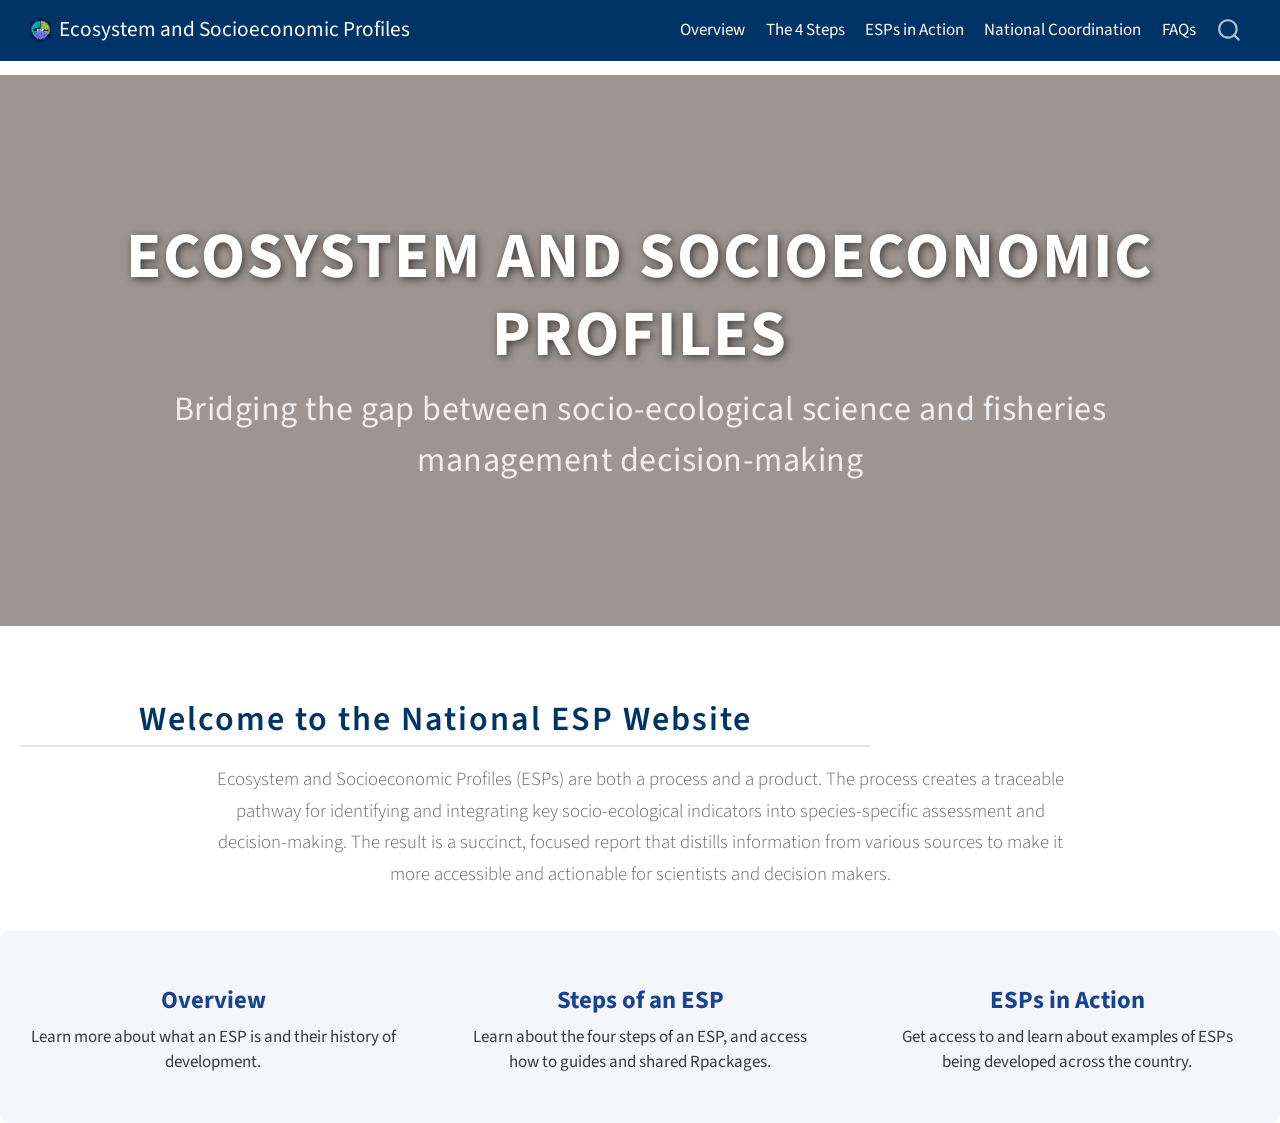
<file: docs/index.html>
<!DOCTYPE html>
<html xmlns="http://www.w3.org/1999/xhtml" lang="en" xml:lang="en"><head>

<meta charset="utf-8">
<meta name="generator" content="quarto-1.8.25">

<meta name="viewport" content="width=device-width, initial-scale=1.0, user-scalable=yes">


<title>Ecosystem and Socioeconomic Profiles</title>
<style>
code{white-space: pre-wrap;}
span.smallcaps{font-variant: small-caps;}
div.columns{display: flex; gap: min(4vw, 1.5em);}
div.column{flex: auto; overflow-x: auto;}
div.hanging-indent{margin-left: 1.5em; text-indent: -1.5em;}
ul.task-list{list-style: none;}
ul.task-list li input[type="checkbox"] {
  width: 0.8em;
  margin: 0 0.8em 0.2em -1em; /* quarto-specific, see https://github.com/quarto-dev/quarto-cli/issues/4556 */ 
  vertical-align: middle;
}
</style>


<script src="site_libs/quarto-nav/quarto-nav.js"></script>
<script src="site_libs/quarto-nav/headroom.min.js"></script>
<script src="site_libs/clipboard/clipboard.min.js"></script>
<script src="site_libs/quarto-search/autocomplete.umd.js"></script>
<script src="site_libs/quarto-search/fuse.min.js"></script>
<script src="site_libs/quarto-search/quarto-search.js"></script>
<meta name="quarto:offset" content="./">
<script src="site_libs/quarto-html/quarto.js" type="module"></script>
<script src="site_libs/quarto-html/tabsets/tabsets.js" type="module"></script>
<script src="site_libs/quarto-html/axe/axe-check.js" type="module"></script>
<script src="site_libs/quarto-html/popper.min.js"></script>
<script src="site_libs/quarto-html/tippy.umd.min.js"></script>
<script src="site_libs/quarto-html/anchor.min.js"></script>
<link href="site_libs/quarto-html/tippy.css" rel="stylesheet">
<link href="site_libs/quarto-html/quarto-syntax-highlighting-7b89279ff1a6dce999919e0e67d4d9ec.css" rel="stylesheet" id="quarto-text-highlighting-styles">
<script src="site_libs/bootstrap/bootstrap.min.js"></script>
<link href="site_libs/bootstrap/bootstrap-icons.css" rel="stylesheet">
<link href="site_libs/bootstrap/bootstrap-9fd822eb609ab285f2c2b624a20f00ca.min.css" rel="stylesheet" append-hash="true" id="quarto-bootstrap" data-mode="light">
<script id="quarto-search-options" type="application/json">{
  "location": "navbar",
  "copy-button": false,
  "collapse-after": 3,
  "panel-placement": "end",
  "type": "overlay",
  "limit": 50,
  "keyboard-shortcut": [
    "f",
    "/",
    "s"
  ],
  "show-item-context": false,
  "language": {
    "search-no-results-text": "No results",
    "search-matching-documents-text": "matching documents",
    "search-copy-link-title": "Copy link to search",
    "search-hide-matches-text": "Hide additional matches",
    "search-more-match-text": "more match in this document",
    "search-more-matches-text": "more matches in this document",
    "search-clear-button-title": "Clear",
    "search-text-placeholder": "",
    "search-detached-cancel-button-title": "Cancel",
    "search-submit-button-title": "Submit",
    "search-label": "Search"
  }
}</script>


<link rel="stylesheet" href="styles.css">
</head>

<body class="floating nav-fixed quarto-light">

<div id="quarto-search-results"></div>
  <header id="quarto-header" class="headroom fixed-top">
    <nav class="navbar navbar-expand-lg " data-bs-theme="dark">
      <div class="navbar-container container-fluid">
      <div class="navbar-brand-container mx-auto">
    <a href="./index.html" class="navbar-brand navbar-brand-logo">
    <img src="./images/esp-logo.png" alt="" class="navbar-logo light-content">
    <img src="./images/esp-logo.png" alt="" class="navbar-logo dark-content">
    </a>
    <a class="navbar-brand" href="./index.html">
    <span class="navbar-title">Ecosystem and Socioeconomic Profiles</span>
    </a>
  </div>
            <div id="quarto-search" class="" title="Search"></div>
          <button class="navbar-toggler" type="button" data-bs-toggle="collapse" data-bs-target="#navbarCollapse" aria-controls="navbarCollapse" role="menu" aria-expanded="false" aria-label="Toggle navigation" onclick="if (window.quartoToggleHeadroom) { window.quartoToggleHeadroom(); }">
  <span class="navbar-toggler-icon"></span>
</button>
          <div class="collapse navbar-collapse" id="navbarCollapse">
            <ul class="navbar-nav navbar-nav-scroll ms-auto">
  <li class="nav-item">
    <a class="nav-link" href="./content/overview.html"> 
<span class="menu-text">Overview</span></a>
  </li>  
  <li class="nav-item">
    <a class="nav-link" href="./content/steps.html"> 
<span class="menu-text">The 4 Steps</span></a>
  </li>  
  <li class="nav-item">
    <a class="nav-link" href="./content/action.html"> 
<span class="menu-text">ESPs in Action</span></a>
  </li>  
  <li class="nav-item">
    <a class="nav-link" href="./content/coordination.html"> 
<span class="menu-text">National Coordination</span></a>
  </li>  
  <li class="nav-item">
    <a class="nav-link" href="./content/faqs.html"> 
<span class="menu-text">FAQs</span></a>
  </li>  
</ul>
          </div> <!-- /navcollapse -->
            <div class="quarto-navbar-tools">
</div>
      </div> <!-- /container-fluid -->
    </nav>
</header>
<!-- content -->
<div id="quarto-content" class="quarto-container page-layout-custom page-navbar">
<!-- sidebar -->
  <nav id="quarto-sidebar" class="sidebar collapse collapse-horizontal quarto-sidebar-collapse-item sidebar-navigation floating overflow-auto">
    
</nav>
<div id="quarto-sidebar-glass" class="quarto-sidebar-collapse-item" data-bs-toggle="collapse" data-bs-target=".quarto-sidebar-collapse-item"></div>
<!-- margin-sidebar -->
<!-- main -->




<div class="text-center" style="background-image: linear-gradient(rgba(40, 20, 10, 0.45), rgba(40, 20, 10, 0.45)), url('https://images.unsplash.com/photo-1518837695005-2083093ee35b?auto=format&amp;fit=crop&amp;w=1950&amp;q=80'); background-size: cover; background-position: center; color: white; padding: 140px 20px; margin-top: -30px; min-height: 45vh; display: flex; flex-direction: column; justify-content: center; align-items: center;">
<h1 style="font-size: 3.8rem; font-weight: 700; text-transform: uppercase; letter-spacing: 2px; margin-bottom: 10px; text-shadow: 2px 2px 8px rgba(0,0,0,0.6); color: white !important;">
Ecosystem and Socioeconomic <br>Profiles
</h1>
<p style="font-size: 2.0rem; max-width: 1000px; margin: 0 auto; opacity: 0.85; letter-spacing: 0.5px; color: white !important;">
Bridging the gap between socio-ecological science and fisheries management decision-making
</p>
</div>
<div class="text-center" style="background-color: #ffffff; color: #333333; padding: 40px 20px;">
<h2 style="font-size: 2.0rem; max-width:850px; letter-spacing: 2px; text-align: center">
Welcome to the National ESP Website
</h2>
<div style="max-width: 850px; margin: 0 auto;">
<p style="font-size: 1.1rem; color: #666666; line-height: 1.7; font-weight: 300; margin: 0;">
Ecosystem and Socioeconomic Profiles (ESPs) are both a process and a product. The process creates a traceable pathway for identifying and integrating key socio-ecological indicators into species-specific assessment and decision-making. The result is a succinct, focused report that distills information from various sources to make it more accessible and actionable for scientists and decision makers.
</p>
</div>
</div>
<div style="background-color: #f4f6f9; padding: 30px; border-radius: 8px;">
<div class="columns">
<div class="column" style="width:30%;">
<div style="text-align: center;">
<h3>
<a href="./content/overview.html" style="text-decoration: none; color: #003087; font-weight: bold;"> Overview </a>
</h3>
<p>
Learn more about what an ESP is and their history of development.
</p>
</div>
</div><div class="column" style="width:5%;">
<!-- Empty column for spacing -->
</div><div class="column" style="width:30%;">
<div style="text-align: center;">
<h3>
<a href="./content/steps.html" style="text-decoration: none; color: #003087; font-weight: bold;"> Steps of an ESP </a>
</h3>
<p>
Learn about the four steps of an ESP, and access how to guides and shared Rpackages.
</p>
</div>
</div><div class="column" style="width:5%;">
<!-- Empty column for spacing -->
</div><div class="column" style="width:30%;">
<div style="text-align: center;">
<h3>
<a href="./content/action.html" style="text-decoration: none; color: #003087; font-weight: bold;"> ESPs in Action </a>
</h3>
<p>
Get access to and learn about examples of ESPs being developed across the country.
</p>
</div>
</div>
</div>
</div>




<script id="quarto-html-after-body" type="application/javascript">
  window.document.addEventListener("DOMContentLoaded", function (event) {
    const icon = "";
    const anchorJS = new window.AnchorJS();
    anchorJS.options = {
      placement: 'right',
      icon: icon
    };
    anchorJS.add('.anchored');
    const isCodeAnnotation = (el) => {
      for (const clz of el.classList) {
        if (clz.startsWith('code-annotation-')) {                     
          return true;
        }
      }
      return false;
    }
    const onCopySuccess = function(e) {
      // button target
      const button = e.trigger;
      // don't keep focus
      button.blur();
      // flash "checked"
      button.classList.add('code-copy-button-checked');
      var currentTitle = button.getAttribute("title");
      button.setAttribute("title", "Copied!");
      let tooltip;
      if (window.bootstrap) {
        button.setAttribute("data-bs-toggle", "tooltip");
        button.setAttribute("data-bs-placement", "left");
        button.setAttribute("data-bs-title", "Copied!");
        tooltip = new bootstrap.Tooltip(button, 
          { trigger: "manual", 
            customClass: "code-copy-button-tooltip",
            offset: [0, -8]});
        tooltip.show();    
      }
      setTimeout(function() {
        if (tooltip) {
          tooltip.hide();
          button.removeAttribute("data-bs-title");
          button.removeAttribute("data-bs-toggle");
          button.removeAttribute("data-bs-placement");
        }
        button.setAttribute("title", currentTitle);
        button.classList.remove('code-copy-button-checked');
      }, 1000);
      // clear code selection
      e.clearSelection();
    }
    const getTextToCopy = function(trigger) {
      const outerScaffold = trigger.parentElement.cloneNode(true);
      const codeEl = outerScaffold.querySelector('code');
      for (const childEl of codeEl.children) {
        if (isCodeAnnotation(childEl)) {
          childEl.remove();
        }
      }
      return codeEl.innerText;
    }
    const clipboard = new window.ClipboardJS('.code-copy-button:not([data-in-quarto-modal])', {
      text: getTextToCopy
    });
    clipboard.on('success', onCopySuccess);
    if (window.document.getElementById('quarto-embedded-source-code-modal')) {
      const clipboardModal = new window.ClipboardJS('.code-copy-button[data-in-quarto-modal]', {
        text: getTextToCopy,
        container: window.document.getElementById('quarto-embedded-source-code-modal')
      });
      clipboardModal.on('success', onCopySuccess);
    }
      var localhostRegex = new RegExp(/^(?:http|https):\/\/localhost\:?[0-9]*\//);
      var mailtoRegex = new RegExp(/^mailto:/);
        var filterRegex = new RegExp('/' + window.location.host + '/');
      var isInternal = (href) => {
          return filterRegex.test(href) || localhostRegex.test(href) || mailtoRegex.test(href);
      }
      // Inspect non-navigation links and adorn them if external
     var links = window.document.querySelectorAll('a[href]:not(.nav-link):not(.navbar-brand):not(.toc-action):not(.sidebar-link):not(.sidebar-item-toggle):not(.pagination-link):not(.no-external):not([aria-hidden]):not(.dropdown-item):not(.quarto-navigation-tool):not(.about-link)');
      for (var i=0; i<links.length; i++) {
        const link = links[i];
        if (!isInternal(link.href)) {
          // undo the damage that might have been done by quarto-nav.js in the case of
          // links that we want to consider external
          if (link.dataset.originalHref !== undefined) {
            link.href = link.dataset.originalHref;
          }
        }
      }
    function tippyHover(el, contentFn, onTriggerFn, onUntriggerFn) {
      const config = {
        allowHTML: true,
        maxWidth: 500,
        delay: 100,
        arrow: false,
        appendTo: function(el) {
            return el.parentElement;
        },
        interactive: true,
        interactiveBorder: 10,
        theme: 'quarto',
        placement: 'bottom-start',
      };
      if (contentFn) {
        config.content = contentFn;
      }
      if (onTriggerFn) {
        config.onTrigger = onTriggerFn;
      }
      if (onUntriggerFn) {
        config.onUntrigger = onUntriggerFn;
      }
      window.tippy(el, config); 
    }
    const noterefs = window.document.querySelectorAll('a[role="doc-noteref"]');
    for (var i=0; i<noterefs.length; i++) {
      const ref = noterefs[i];
      tippyHover(ref, function() {
        // use id or data attribute instead here
        let href = ref.getAttribute('data-footnote-href') || ref.getAttribute('href');
        try { href = new URL(href).hash; } catch {}
        const id = href.replace(/^#\/?/, "");
        const note = window.document.getElementById(id);
        if (note) {
          return note.innerHTML;
        } else {
          return "";
        }
      });
    }
    const xrefs = window.document.querySelectorAll('a.quarto-xref');
    const processXRef = (id, note) => {
      // Strip column container classes
      const stripColumnClz = (el) => {
        el.classList.remove("page-full", "page-columns");
        if (el.children) {
          for (const child of el.children) {
            stripColumnClz(child);
          }
        }
      }
      stripColumnClz(note)
      if (id === null || id.startsWith('sec-')) {
        // Special case sections, only their first couple elements
        const container = document.createElement("div");
        if (note.children && note.children.length > 2) {
          container.appendChild(note.children[0].cloneNode(true));
          for (let i = 1; i < note.children.length; i++) {
            const child = note.children[i];
            if (child.tagName === "P" && child.innerText === "") {
              continue;
            } else {
              container.appendChild(child.cloneNode(true));
              break;
            }
          }
          if (window.Quarto?.typesetMath) {
            window.Quarto.typesetMath(container);
          }
          return container.innerHTML
        } else {
          if (window.Quarto?.typesetMath) {
            window.Quarto.typesetMath(note);
          }
          return note.innerHTML;
        }
      } else {
        // Remove any anchor links if they are present
        const anchorLink = note.querySelector('a.anchorjs-link');
        if (anchorLink) {
          anchorLink.remove();
        }
        if (window.Quarto?.typesetMath) {
          window.Quarto.typesetMath(note);
        }
        if (note.classList.contains("callout")) {
          return note.outerHTML;
        } else {
          return note.innerHTML;
        }
      }
    }
    for (var i=0; i<xrefs.length; i++) {
      const xref = xrefs[i];
      tippyHover(xref, undefined, function(instance) {
        instance.disable();
        let url = xref.getAttribute('href');
        let hash = undefined; 
        if (url.startsWith('#')) {
          hash = url;
        } else {
          try { hash = new URL(url).hash; } catch {}
        }
        if (hash) {
          const id = hash.replace(/^#\/?/, "");
          const note = window.document.getElementById(id);
          if (note !== null) {
            try {
              const html = processXRef(id, note.cloneNode(true));
              instance.setContent(html);
            } finally {
              instance.enable();
              instance.show();
            }
          } else {
            // See if we can fetch this
            fetch(url.split('#')[0])
            .then(res => res.text())
            .then(html => {
              const parser = new DOMParser();
              const htmlDoc = parser.parseFromString(html, "text/html");
              const note = htmlDoc.getElementById(id);
              if (note !== null) {
                const html = processXRef(id, note);
                instance.setContent(html);
              } 
            }).finally(() => {
              instance.enable();
              instance.show();
            });
          }
        } else {
          // See if we can fetch a full url (with no hash to target)
          // This is a special case and we should probably do some content thinning / targeting
          fetch(url)
          .then(res => res.text())
          .then(html => {
            const parser = new DOMParser();
            const htmlDoc = parser.parseFromString(html, "text/html");
            const note = htmlDoc.querySelector('main.content');
            if (note !== null) {
              // This should only happen for chapter cross references
              // (since there is no id in the URL)
              // remove the first header
              if (note.children.length > 0 && note.children[0].tagName === "HEADER") {
                note.children[0].remove();
              }
              const html = processXRef(null, note);
              instance.setContent(html);
            } 
          }).finally(() => {
            instance.enable();
            instance.show();
          });
        }
      }, function(instance) {
      });
    }
        let selectedAnnoteEl;
        const selectorForAnnotation = ( cell, annotation) => {
          let cellAttr = 'data-code-cell="' + cell + '"';
          let lineAttr = 'data-code-annotation="' +  annotation + '"';
          const selector = 'span[' + cellAttr + '][' + lineAttr + ']';
          return selector;
        }
        const selectCodeLines = (annoteEl) => {
          const doc = window.document;
          const targetCell = annoteEl.getAttribute("data-target-cell");
          const targetAnnotation = annoteEl.getAttribute("data-target-annotation");
          const annoteSpan = window.document.querySelector(selectorForAnnotation(targetCell, targetAnnotation));
          const lines = annoteSpan.getAttribute("data-code-lines").split(",");
          const lineIds = lines.map((line) => {
            return targetCell + "-" + line;
          })
          let top = null;
          let height = null;
          let parent = null;
          if (lineIds.length > 0) {
              //compute the position of the single el (top and bottom and make a div)
              const el = window.document.getElementById(lineIds[0]);
              top = el.offsetTop;
              height = el.offsetHeight;
              parent = el.parentElement.parentElement;
            if (lineIds.length > 1) {
              const lastEl = window.document.getElementById(lineIds[lineIds.length - 1]);
              const bottom = lastEl.offsetTop + lastEl.offsetHeight;
              height = bottom - top;
            }
            if (top !== null && height !== null && parent !== null) {
              // cook up a div (if necessary) and position it 
              let div = window.document.getElementById("code-annotation-line-highlight");
              if (div === null) {
                div = window.document.createElement("div");
                div.setAttribute("id", "code-annotation-line-highlight");
                div.style.position = 'absolute';
                parent.appendChild(div);
              }
              div.style.top = top - 2 + "px";
              div.style.height = height + 4 + "px";
              div.style.left = 0;
              let gutterDiv = window.document.getElementById("code-annotation-line-highlight-gutter");
              if (gutterDiv === null) {
                gutterDiv = window.document.createElement("div");
                gutterDiv.setAttribute("id", "code-annotation-line-highlight-gutter");
                gutterDiv.style.position = 'absolute';
                const codeCell = window.document.getElementById(targetCell);
                const gutter = codeCell.querySelector('.code-annotation-gutter');
                gutter.appendChild(gutterDiv);
              }
              gutterDiv.style.top = top - 2 + "px";
              gutterDiv.style.height = height + 4 + "px";
            }
            selectedAnnoteEl = annoteEl;
          }
        };
        const unselectCodeLines = () => {
          const elementsIds = ["code-annotation-line-highlight", "code-annotation-line-highlight-gutter"];
          elementsIds.forEach((elId) => {
            const div = window.document.getElementById(elId);
            if (div) {
              div.remove();
            }
          });
          selectedAnnoteEl = undefined;
        };
          // Handle positioning of the toggle
      window.addEventListener(
        "resize",
        throttle(() => {
          elRect = undefined;
          if (selectedAnnoteEl) {
            selectCodeLines(selectedAnnoteEl);
          }
        }, 10)
      );
      function throttle(fn, ms) {
      let throttle = false;
      let timer;
        return (...args) => {
          if(!throttle) { // first call gets through
              fn.apply(this, args);
              throttle = true;
          } else { // all the others get throttled
              if(timer) clearTimeout(timer); // cancel #2
              timer = setTimeout(() => {
                fn.apply(this, args);
                timer = throttle = false;
              }, ms);
          }
        };
      }
        // Attach click handler to the DT
        const annoteDls = window.document.querySelectorAll('dt[data-target-cell]');
        for (const annoteDlNode of annoteDls) {
          annoteDlNode.addEventListener('click', (event) => {
            const clickedEl = event.target;
            if (clickedEl !== selectedAnnoteEl) {
              unselectCodeLines();
              const activeEl = window.document.querySelector('dt[data-target-cell].code-annotation-active');
              if (activeEl) {
                activeEl.classList.remove('code-annotation-active');
              }
              selectCodeLines(clickedEl);
              clickedEl.classList.add('code-annotation-active');
            } else {
              // Unselect the line
              unselectCodeLines();
              clickedEl.classList.remove('code-annotation-active');
            }
          });
        }
    const findCites = (el) => {
      const parentEl = el.parentElement;
      if (parentEl) {
        const cites = parentEl.dataset.cites;
        if (cites) {
          return {
            el,
            cites: cites.split(' ')
          };
        } else {
          return findCites(el.parentElement)
        }
      } else {
        return undefined;
      }
    };
    var bibliorefs = window.document.querySelectorAll('a[role="doc-biblioref"]');
    for (var i=0; i<bibliorefs.length; i++) {
      const ref = bibliorefs[i];
      const citeInfo = findCites(ref);
      if (citeInfo) {
        tippyHover(citeInfo.el, function() {
          var popup = window.document.createElement('div');
          citeInfo.cites.forEach(function(cite) {
            var citeDiv = window.document.createElement('div');
            citeDiv.classList.add('hanging-indent');
            citeDiv.classList.add('csl-entry');
            var biblioDiv = window.document.getElementById('ref-' + cite);
            if (biblioDiv) {
              citeDiv.innerHTML = biblioDiv.innerHTML;
            }
            popup.appendChild(citeDiv);
          });
          return popup.innerHTML;
        });
      }
    }
  });
  </script>
</div> <!-- /content -->




</body></html>
</file>
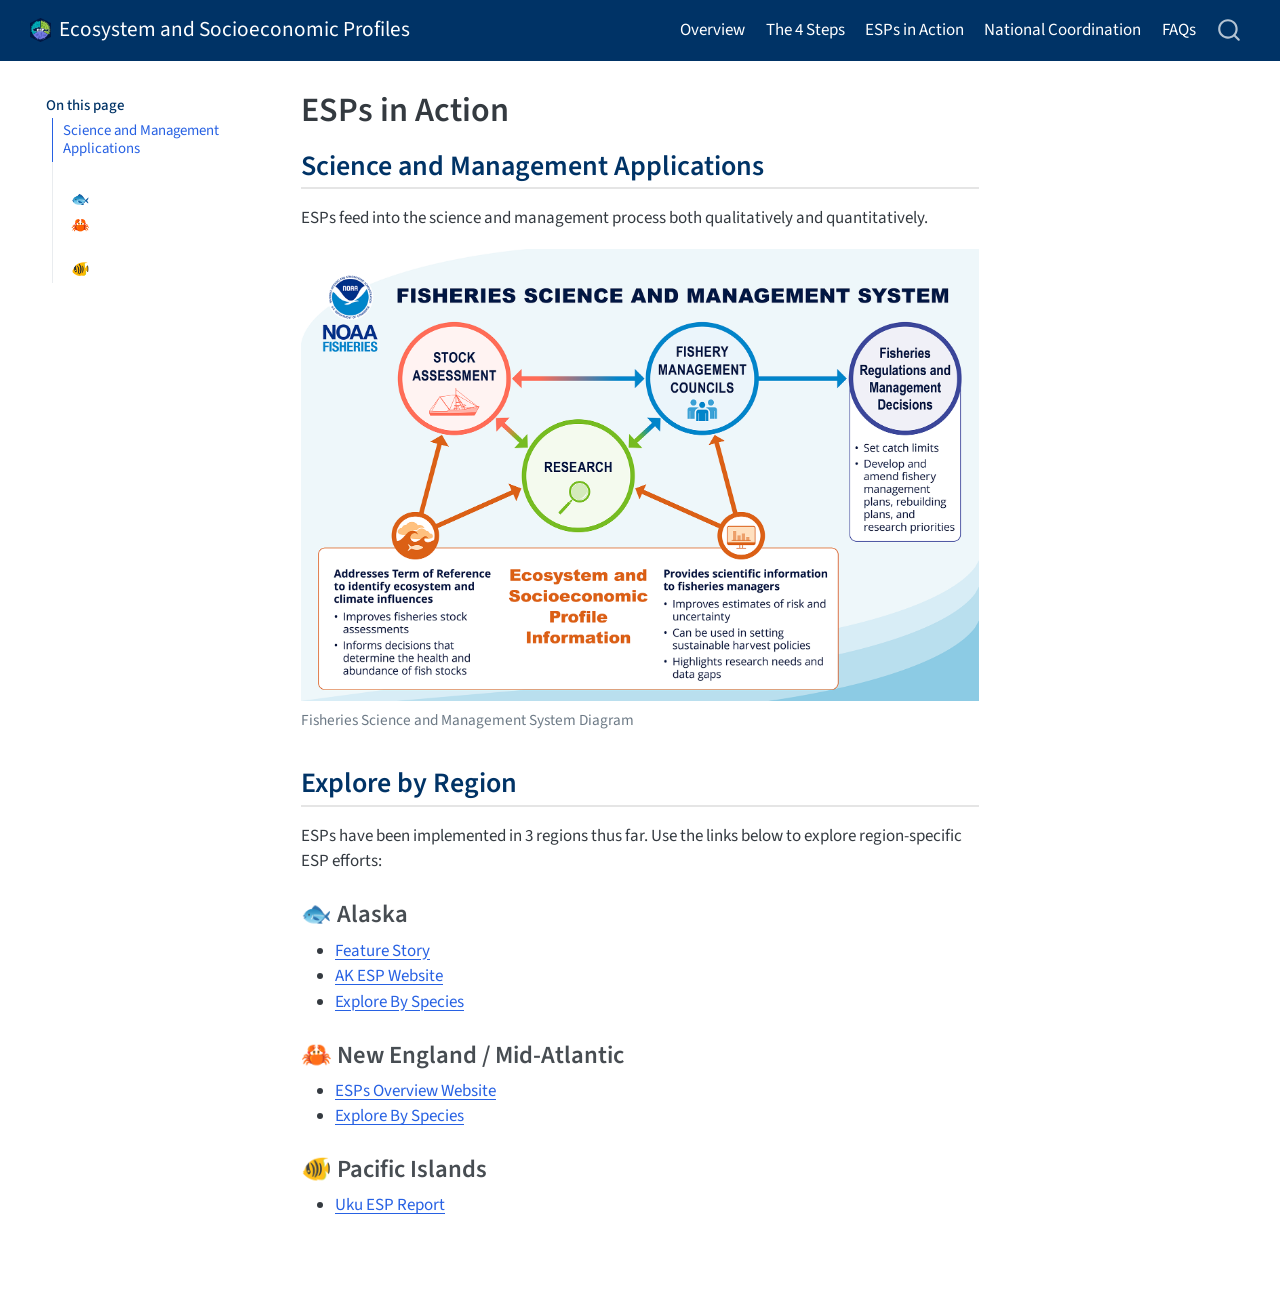
<file: docs/content/action.html>
<!DOCTYPE html>
<html xmlns="http://www.w3.org/1999/xhtml" lang="en" xml:lang="en"><head>

<meta charset="utf-8">
<meta name="generator" content="quarto-1.8.25">

<meta name="viewport" content="width=device-width, initial-scale=1.0, user-scalable=yes">


<title>ESPs in Action – Ecosystem and Socioeconomic Profiles</title>
<style>
code{white-space: pre-wrap;}
span.smallcaps{font-variant: small-caps;}
div.columns{display: flex; gap: min(4vw, 1.5em);}
div.column{flex: auto; overflow-x: auto;}
div.hanging-indent{margin-left: 1.5em; text-indent: -1.5em;}
ul.task-list{list-style: none;}
ul.task-list li input[type="checkbox"] {
  width: 0.8em;
  margin: 0 0.8em 0.2em -1em; /* quarto-specific, see https://github.com/quarto-dev/quarto-cli/issues/4556 */ 
  vertical-align: middle;
}
</style>


<script src="../site_libs/quarto-nav/quarto-nav.js"></script>
<script src="../site_libs/quarto-nav/headroom.min.js"></script>
<script src="../site_libs/clipboard/clipboard.min.js"></script>
<script src="../site_libs/quarto-search/autocomplete.umd.js"></script>
<script src="../site_libs/quarto-search/fuse.min.js"></script>
<script src="../site_libs/quarto-search/quarto-search.js"></script>
<meta name="quarto:offset" content="../">
<script src="../site_libs/quarto-html/quarto.js" type="module"></script>
<script src="../site_libs/quarto-html/tabsets/tabsets.js" type="module"></script>
<script src="../site_libs/quarto-html/axe/axe-check.js" type="module"></script>
<script src="../site_libs/quarto-html/popper.min.js"></script>
<script src="../site_libs/quarto-html/tippy.umd.min.js"></script>
<script src="../site_libs/quarto-html/anchor.min.js"></script>
<link href="../site_libs/quarto-html/tippy.css" rel="stylesheet">
<link href="../site_libs/quarto-html/quarto-syntax-highlighting-7b89279ff1a6dce999919e0e67d4d9ec.css" rel="stylesheet" id="quarto-text-highlighting-styles">
<script src="../site_libs/bootstrap/bootstrap.min.js"></script>
<link href="../site_libs/bootstrap/bootstrap-icons.css" rel="stylesheet">
<link href="../site_libs/bootstrap/bootstrap-3eb912b937f05daf4f4617c43f417ced.min.css" rel="stylesheet" append-hash="true" id="quarto-bootstrap" data-mode="light">
<script id="quarto-search-options" type="application/json">{
  "location": "navbar",
  "copy-button": false,
  "collapse-after": 3,
  "panel-placement": "end",
  "type": "overlay",
  "limit": 50,
  "keyboard-shortcut": [
    "f",
    "/",
    "s"
  ],
  "show-item-context": false,
  "language": {
    "search-no-results-text": "No results",
    "search-matching-documents-text": "matching documents",
    "search-copy-link-title": "Copy link to search",
    "search-hide-matches-text": "Hide additional matches",
    "search-more-match-text": "more match in this document",
    "search-more-matches-text": "more matches in this document",
    "search-clear-button-title": "Clear",
    "search-text-placeholder": "",
    "search-detached-cancel-button-title": "Cancel",
    "search-submit-button-title": "Submit",
    "search-label": "Search"
  }
}</script>


<link rel="stylesheet" href="../styles.css">
</head>

<body class="floating nav-fixed quarto-light">

<div id="quarto-search-results"></div>
  <header id="quarto-header" class="headroom fixed-top">
    <nav class="navbar navbar-expand-lg " data-bs-theme="dark">
      <div class="navbar-container container-fluid">
      <div class="navbar-brand-container mx-auto">
    <a href="../index.html" class="navbar-brand navbar-brand-logo">
    <img src="../images/esp-logo.png" alt="" class="navbar-logo light-content">
    <img src="../images/esp-logo.png" alt="" class="navbar-logo dark-content">
    </a>
    <a class="navbar-brand" href="../index.html">
    <span class="navbar-title">Ecosystem and Socioeconomic Profiles</span>
    </a>
  </div>
            <div id="quarto-search" class="" title="Search"></div>
          <button class="navbar-toggler" type="button" data-bs-toggle="collapse" data-bs-target="#navbarCollapse" aria-controls="navbarCollapse" role="menu" aria-expanded="false" aria-label="Toggle navigation" onclick="if (window.quartoToggleHeadroom) { window.quartoToggleHeadroom(); }">
  <span class="navbar-toggler-icon"></span>
</button>
          <div class="collapse navbar-collapse" id="navbarCollapse">
            <ul class="navbar-nav navbar-nav-scroll ms-auto">
  <li class="nav-item">
    <a class="nav-link" href="../content/overview.html"> 
<span class="menu-text">Overview</span></a>
  </li>  
  <li class="nav-item">
    <a class="nav-link" href="../content/steps.html"> 
<span class="menu-text">The 4 Steps</span></a>
  </li>  
  <li class="nav-item">
    <a class="nav-link active" href="../content/action.html" aria-current="page"> 
<span class="menu-text">ESPs in Action</span></a>
  </li>  
  <li class="nav-item">
    <a class="nav-link" href="../content/coordination.html"> 
<span class="menu-text">National Coordination</span></a>
  </li>  
  <li class="nav-item">
    <a class="nav-link" href="../content/faqs.html"> 
<span class="menu-text">FAQs</span></a>
  </li>  
</ul>
          </div> <!-- /navcollapse -->
            <div class="quarto-navbar-tools">
</div>
      </div> <!-- /container-fluid -->
    </nav>
</header>
<!-- content -->
<div id="quarto-content" class="quarto-container page-columns page-rows-contents page-layout-article page-navbar">
<!-- sidebar -->
  <nav id="quarto-sidebar" class="sidebar collapse collapse-horizontal quarto-sidebar-collapse-item sidebar-navigation floating overflow-auto">
    <nav id="TOC" role="doc-toc" class="toc-active" data-toc-expanded="99">
    <h2 id="toc-title">On this page</h2>
   
  <ul>
  <li><a href="#science-and-management-applications" id="toc-science-and-management-applications" class="nav-link active" data-scroll-target="#science-and-management-applications">Science and Management Applications</a></li>
  <li><a href="#explore-by-region" id="toc-explore-by-region" class="nav-link" data-scroll-target="#explore-by-region">Explore by Region</a>
  <ul class="collapse">
  <li><a href="#alaska" id="toc-alaska" class="nav-link" data-scroll-target="#alaska">🐟 Alaska</a></li>
  <li><a href="#new-england-mid-atlantic" id="toc-new-england-mid-atlantic" class="nav-link" data-scroll-target="#new-england-mid-atlantic">🦀 New England / Mid-Atlantic</a></li>
  <li><a href="#pacific-islands" id="toc-pacific-islands" class="nav-link" data-scroll-target="#pacific-islands">🐠 Pacific Islands</a></li>
  </ul></li>
  </ul>
</nav>
</nav>
<div id="quarto-sidebar-glass" class="quarto-sidebar-collapse-item" data-bs-toggle="collapse" data-bs-target=".quarto-sidebar-collapse-item"></div>
<!-- margin-sidebar -->
    <div id="quarto-margin-sidebar" class="sidebar margin-sidebar zindex-bottom">
    </div>
<!-- main -->
<main class="content" id="quarto-document-content">

<header id="title-block-header" class="quarto-title-block default">
<div class="quarto-title">
<h1 class="title">ESPs in Action</h1>
</div>



<div class="quarto-title-meta">

    
  
    
  </div>
  


</header>


<section id="science-and-management-applications" class="level2">
<h2 class="anchored" data-anchor-id="science-and-management-applications">Science and Management Applications</h2>
<p>ESPs feed into the science and management process both qualitatively and quantitatively.</p>
<div class="quarto-figure quarto-figure-center">
<figure class="figure">
<p><img src="../images/management-system.png" class="img-fluid figure-img"></p>
<figcaption>Fisheries Science and Management System Diagram</figcaption>
</figure>
</div>
</section>
<section id="explore-by-region" class="level2">
<h2 class="anchored" data-anchor-id="explore-by-region">Explore by Region</h2>
<p>ESPs have been implemented in 3 regions thus far. Use the links below to explore region-specific ESP efforts:</p>
<section id="alaska" class="level3">
<h3 class="anchored" data-anchor-id="alaska">🐟 Alaska</h3>
<ul>
<li><a href="https://www.fisheries.noaa.gov/feature-story/integrating-ecosystem-and-socioeconomic-information-fisheries-management">Feature Story</a></li>
<li><a href="https://apex.psmfc.org/akfin/r/akfin/esp-web/home?session=7103974617561">AK ESP Website</a></li>
<li><a href="https://apex.psmfc.org/akfin/r/akfin/esp-web/stocks?session=7103974617561">Explore By Species</a></li>
</ul>
</section>
<section id="new-england-mid-atlantic" class="level3">
<h3 class="anchored" data-anchor-id="new-england-mid-atlantic">🦀 New England / Mid-Atlantic</h3>
<ul>
<li><a href="https://www.fisheries.noaa.gov/new-england-mid-atlantic/science-data/ecosystem-and-socioeconomic-profiles-northeast-united-states">ESPs Overview Website</a></li>
<li><a href="https://www.fisheries.noaa.gov/new-england-mid-atlantic/ecosystems/ecosystem-and-socioeconomic-profile-development-and-reports">Explore By Species</a></li>
</ul>
</section>
<section id="pacific-islands" class="level3">
<h3 class="anchored" data-anchor-id="pacific-islands">🐠 Pacific Islands</h3>
<ul>
<li><a href="https://www.fisheries.noaa.gov/">Uku ESP Report</a></li>
</ul>


</section>
</section>

</main> <!-- /main -->
<script id="quarto-html-after-body" type="application/javascript">
  window.document.addEventListener("DOMContentLoaded", function (event) {
    const icon = "";
    const anchorJS = new window.AnchorJS();
    anchorJS.options = {
      placement: 'right',
      icon: icon
    };
    anchorJS.add('.anchored');
    const isCodeAnnotation = (el) => {
      for (const clz of el.classList) {
        if (clz.startsWith('code-annotation-')) {                     
          return true;
        }
      }
      return false;
    }
    const onCopySuccess = function(e) {
      // button target
      const button = e.trigger;
      // don't keep focus
      button.blur();
      // flash "checked"
      button.classList.add('code-copy-button-checked');
      var currentTitle = button.getAttribute("title");
      button.setAttribute("title", "Copied!");
      let tooltip;
      if (window.bootstrap) {
        button.setAttribute("data-bs-toggle", "tooltip");
        button.setAttribute("data-bs-placement", "left");
        button.setAttribute("data-bs-title", "Copied!");
        tooltip = new bootstrap.Tooltip(button, 
          { trigger: "manual", 
            customClass: "code-copy-button-tooltip",
            offset: [0, -8]});
        tooltip.show();    
      }
      setTimeout(function() {
        if (tooltip) {
          tooltip.hide();
          button.removeAttribute("data-bs-title");
          button.removeAttribute("data-bs-toggle");
          button.removeAttribute("data-bs-placement");
        }
        button.setAttribute("title", currentTitle);
        button.classList.remove('code-copy-button-checked');
      }, 1000);
      // clear code selection
      e.clearSelection();
    }
    const getTextToCopy = function(trigger) {
      const outerScaffold = trigger.parentElement.cloneNode(true);
      const codeEl = outerScaffold.querySelector('code');
      for (const childEl of codeEl.children) {
        if (isCodeAnnotation(childEl)) {
          childEl.remove();
        }
      }
      return codeEl.innerText;
    }
    const clipboard = new window.ClipboardJS('.code-copy-button:not([data-in-quarto-modal])', {
      text: getTextToCopy
    });
    clipboard.on('success', onCopySuccess);
    if (window.document.getElementById('quarto-embedded-source-code-modal')) {
      const clipboardModal = new window.ClipboardJS('.code-copy-button[data-in-quarto-modal]', {
        text: getTextToCopy,
        container: window.document.getElementById('quarto-embedded-source-code-modal')
      });
      clipboardModal.on('success', onCopySuccess);
    }
      var localhostRegex = new RegExp(/^(?:http|https):\/\/localhost\:?[0-9]*\//);
      var mailtoRegex = new RegExp(/^mailto:/);
        var filterRegex = new RegExp('/' + window.location.host + '/');
      var isInternal = (href) => {
          return filterRegex.test(href) || localhostRegex.test(href) || mailtoRegex.test(href);
      }
      // Inspect non-navigation links and adorn them if external
     var links = window.document.querySelectorAll('a[href]:not(.nav-link):not(.navbar-brand):not(.toc-action):not(.sidebar-link):not(.sidebar-item-toggle):not(.pagination-link):not(.no-external):not([aria-hidden]):not(.dropdown-item):not(.quarto-navigation-tool):not(.about-link)');
      for (var i=0; i<links.length; i++) {
        const link = links[i];
        if (!isInternal(link.href)) {
          // undo the damage that might have been done by quarto-nav.js in the case of
          // links that we want to consider external
          if (link.dataset.originalHref !== undefined) {
            link.href = link.dataset.originalHref;
          }
        }
      }
    function tippyHover(el, contentFn, onTriggerFn, onUntriggerFn) {
      const config = {
        allowHTML: true,
        maxWidth: 500,
        delay: 100,
        arrow: false,
        appendTo: function(el) {
            return el.parentElement;
        },
        interactive: true,
        interactiveBorder: 10,
        theme: 'quarto',
        placement: 'bottom-start',
      };
      if (contentFn) {
        config.content = contentFn;
      }
      if (onTriggerFn) {
        config.onTrigger = onTriggerFn;
      }
      if (onUntriggerFn) {
        config.onUntrigger = onUntriggerFn;
      }
      window.tippy(el, config); 
    }
    const noterefs = window.document.querySelectorAll('a[role="doc-noteref"]');
    for (var i=0; i<noterefs.length; i++) {
      const ref = noterefs[i];
      tippyHover(ref, function() {
        // use id or data attribute instead here
        let href = ref.getAttribute('data-footnote-href') || ref.getAttribute('href');
        try { href = new URL(href).hash; } catch {}
        const id = href.replace(/^#\/?/, "");
        const note = window.document.getElementById(id);
        if (note) {
          return note.innerHTML;
        } else {
          return "";
        }
      });
    }
    const xrefs = window.document.querySelectorAll('a.quarto-xref');
    const processXRef = (id, note) => {
      // Strip column container classes
      const stripColumnClz = (el) => {
        el.classList.remove("page-full", "page-columns");
        if (el.children) {
          for (const child of el.children) {
            stripColumnClz(child);
          }
        }
      }
      stripColumnClz(note)
      if (id === null || id.startsWith('sec-')) {
        // Special case sections, only their first couple elements
        const container = document.createElement("div");
        if (note.children && note.children.length > 2) {
          container.appendChild(note.children[0].cloneNode(true));
          for (let i = 1; i < note.children.length; i++) {
            const child = note.children[i];
            if (child.tagName === "P" && child.innerText === "") {
              continue;
            } else {
              container.appendChild(child.cloneNode(true));
              break;
            }
          }
          if (window.Quarto?.typesetMath) {
            window.Quarto.typesetMath(container);
          }
          return container.innerHTML
        } else {
          if (window.Quarto?.typesetMath) {
            window.Quarto.typesetMath(note);
          }
          return note.innerHTML;
        }
      } else {
        // Remove any anchor links if they are present
        const anchorLink = note.querySelector('a.anchorjs-link');
        if (anchorLink) {
          anchorLink.remove();
        }
        if (window.Quarto?.typesetMath) {
          window.Quarto.typesetMath(note);
        }
        if (note.classList.contains("callout")) {
          return note.outerHTML;
        } else {
          return note.innerHTML;
        }
      }
    }
    for (var i=0; i<xrefs.length; i++) {
      const xref = xrefs[i];
      tippyHover(xref, undefined, function(instance) {
        instance.disable();
        let url = xref.getAttribute('href');
        let hash = undefined; 
        if (url.startsWith('#')) {
          hash = url;
        } else {
          try { hash = new URL(url).hash; } catch {}
        }
        if (hash) {
          const id = hash.replace(/^#\/?/, "");
          const note = window.document.getElementById(id);
          if (note !== null) {
            try {
              const html = processXRef(id, note.cloneNode(true));
              instance.setContent(html);
            } finally {
              instance.enable();
              instance.show();
            }
          } else {
            // See if we can fetch this
            fetch(url.split('#')[0])
            .then(res => res.text())
            .then(html => {
              const parser = new DOMParser();
              const htmlDoc = parser.parseFromString(html, "text/html");
              const note = htmlDoc.getElementById(id);
              if (note !== null) {
                const html = processXRef(id, note);
                instance.setContent(html);
              } 
            }).finally(() => {
              instance.enable();
              instance.show();
            });
          }
        } else {
          // See if we can fetch a full url (with no hash to target)
          // This is a special case and we should probably do some content thinning / targeting
          fetch(url)
          .then(res => res.text())
          .then(html => {
            const parser = new DOMParser();
            const htmlDoc = parser.parseFromString(html, "text/html");
            const note = htmlDoc.querySelector('main.content');
            if (note !== null) {
              // This should only happen for chapter cross references
              // (since there is no id in the URL)
              // remove the first header
              if (note.children.length > 0 && note.children[0].tagName === "HEADER") {
                note.children[0].remove();
              }
              const html = processXRef(null, note);
              instance.setContent(html);
            } 
          }).finally(() => {
            instance.enable();
            instance.show();
          });
        }
      }, function(instance) {
      });
    }
        let selectedAnnoteEl;
        const selectorForAnnotation = ( cell, annotation) => {
          let cellAttr = 'data-code-cell="' + cell + '"';
          let lineAttr = 'data-code-annotation="' +  annotation + '"';
          const selector = 'span[' + cellAttr + '][' + lineAttr + ']';
          return selector;
        }
        const selectCodeLines = (annoteEl) => {
          const doc = window.document;
          const targetCell = annoteEl.getAttribute("data-target-cell");
          const targetAnnotation = annoteEl.getAttribute("data-target-annotation");
          const annoteSpan = window.document.querySelector(selectorForAnnotation(targetCell, targetAnnotation));
          const lines = annoteSpan.getAttribute("data-code-lines").split(",");
          const lineIds = lines.map((line) => {
            return targetCell + "-" + line;
          })
          let top = null;
          let height = null;
          let parent = null;
          if (lineIds.length > 0) {
              //compute the position of the single el (top and bottom and make a div)
              const el = window.document.getElementById(lineIds[0]);
              top = el.offsetTop;
              height = el.offsetHeight;
              parent = el.parentElement.parentElement;
            if (lineIds.length > 1) {
              const lastEl = window.document.getElementById(lineIds[lineIds.length - 1]);
              const bottom = lastEl.offsetTop + lastEl.offsetHeight;
              height = bottom - top;
            }
            if (top !== null && height !== null && parent !== null) {
              // cook up a div (if necessary) and position it 
              let div = window.document.getElementById("code-annotation-line-highlight");
              if (div === null) {
                div = window.document.createElement("div");
                div.setAttribute("id", "code-annotation-line-highlight");
                div.style.position = 'absolute';
                parent.appendChild(div);
              }
              div.style.top = top - 2 + "px";
              div.style.height = height + 4 + "px";
              div.style.left = 0;
              let gutterDiv = window.document.getElementById("code-annotation-line-highlight-gutter");
              if (gutterDiv === null) {
                gutterDiv = window.document.createElement("div");
                gutterDiv.setAttribute("id", "code-annotation-line-highlight-gutter");
                gutterDiv.style.position = 'absolute';
                const codeCell = window.document.getElementById(targetCell);
                const gutter = codeCell.querySelector('.code-annotation-gutter');
                gutter.appendChild(gutterDiv);
              }
              gutterDiv.style.top = top - 2 + "px";
              gutterDiv.style.height = height + 4 + "px";
            }
            selectedAnnoteEl = annoteEl;
          }
        };
        const unselectCodeLines = () => {
          const elementsIds = ["code-annotation-line-highlight", "code-annotation-line-highlight-gutter"];
          elementsIds.forEach((elId) => {
            const div = window.document.getElementById(elId);
            if (div) {
              div.remove();
            }
          });
          selectedAnnoteEl = undefined;
        };
          // Handle positioning of the toggle
      window.addEventListener(
        "resize",
        throttle(() => {
          elRect = undefined;
          if (selectedAnnoteEl) {
            selectCodeLines(selectedAnnoteEl);
          }
        }, 10)
      );
      function throttle(fn, ms) {
      let throttle = false;
      let timer;
        return (...args) => {
          if(!throttle) { // first call gets through
              fn.apply(this, args);
              throttle = true;
          } else { // all the others get throttled
              if(timer) clearTimeout(timer); // cancel #2
              timer = setTimeout(() => {
                fn.apply(this, args);
                timer = throttle = false;
              }, ms);
          }
        };
      }
        // Attach click handler to the DT
        const annoteDls = window.document.querySelectorAll('dt[data-target-cell]');
        for (const annoteDlNode of annoteDls) {
          annoteDlNode.addEventListener('click', (event) => {
            const clickedEl = event.target;
            if (clickedEl !== selectedAnnoteEl) {
              unselectCodeLines();
              const activeEl = window.document.querySelector('dt[data-target-cell].code-annotation-active');
              if (activeEl) {
                activeEl.classList.remove('code-annotation-active');
              }
              selectCodeLines(clickedEl);
              clickedEl.classList.add('code-annotation-active');
            } else {
              // Unselect the line
              unselectCodeLines();
              clickedEl.classList.remove('code-annotation-active');
            }
          });
        }
    const findCites = (el) => {
      const parentEl = el.parentElement;
      if (parentEl) {
        const cites = parentEl.dataset.cites;
        if (cites) {
          return {
            el,
            cites: cites.split(' ')
          };
        } else {
          return findCites(el.parentElement)
        }
      } else {
        return undefined;
      }
    };
    var bibliorefs = window.document.querySelectorAll('a[role="doc-biblioref"]');
    for (var i=0; i<bibliorefs.length; i++) {
      const ref = bibliorefs[i];
      const citeInfo = findCites(ref);
      if (citeInfo) {
        tippyHover(citeInfo.el, function() {
          var popup = window.document.createElement('div');
          citeInfo.cites.forEach(function(cite) {
            var citeDiv = window.document.createElement('div');
            citeDiv.classList.add('hanging-indent');
            citeDiv.classList.add('csl-entry');
            var biblioDiv = window.document.getElementById('ref-' + cite);
            if (biblioDiv) {
              citeDiv.innerHTML = biblioDiv.innerHTML;
            }
            popup.appendChild(citeDiv);
          });
          return popup.innerHTML;
        });
      }
    }
  });
  </script>
</div> <!-- /content -->




</body></html>
</file>
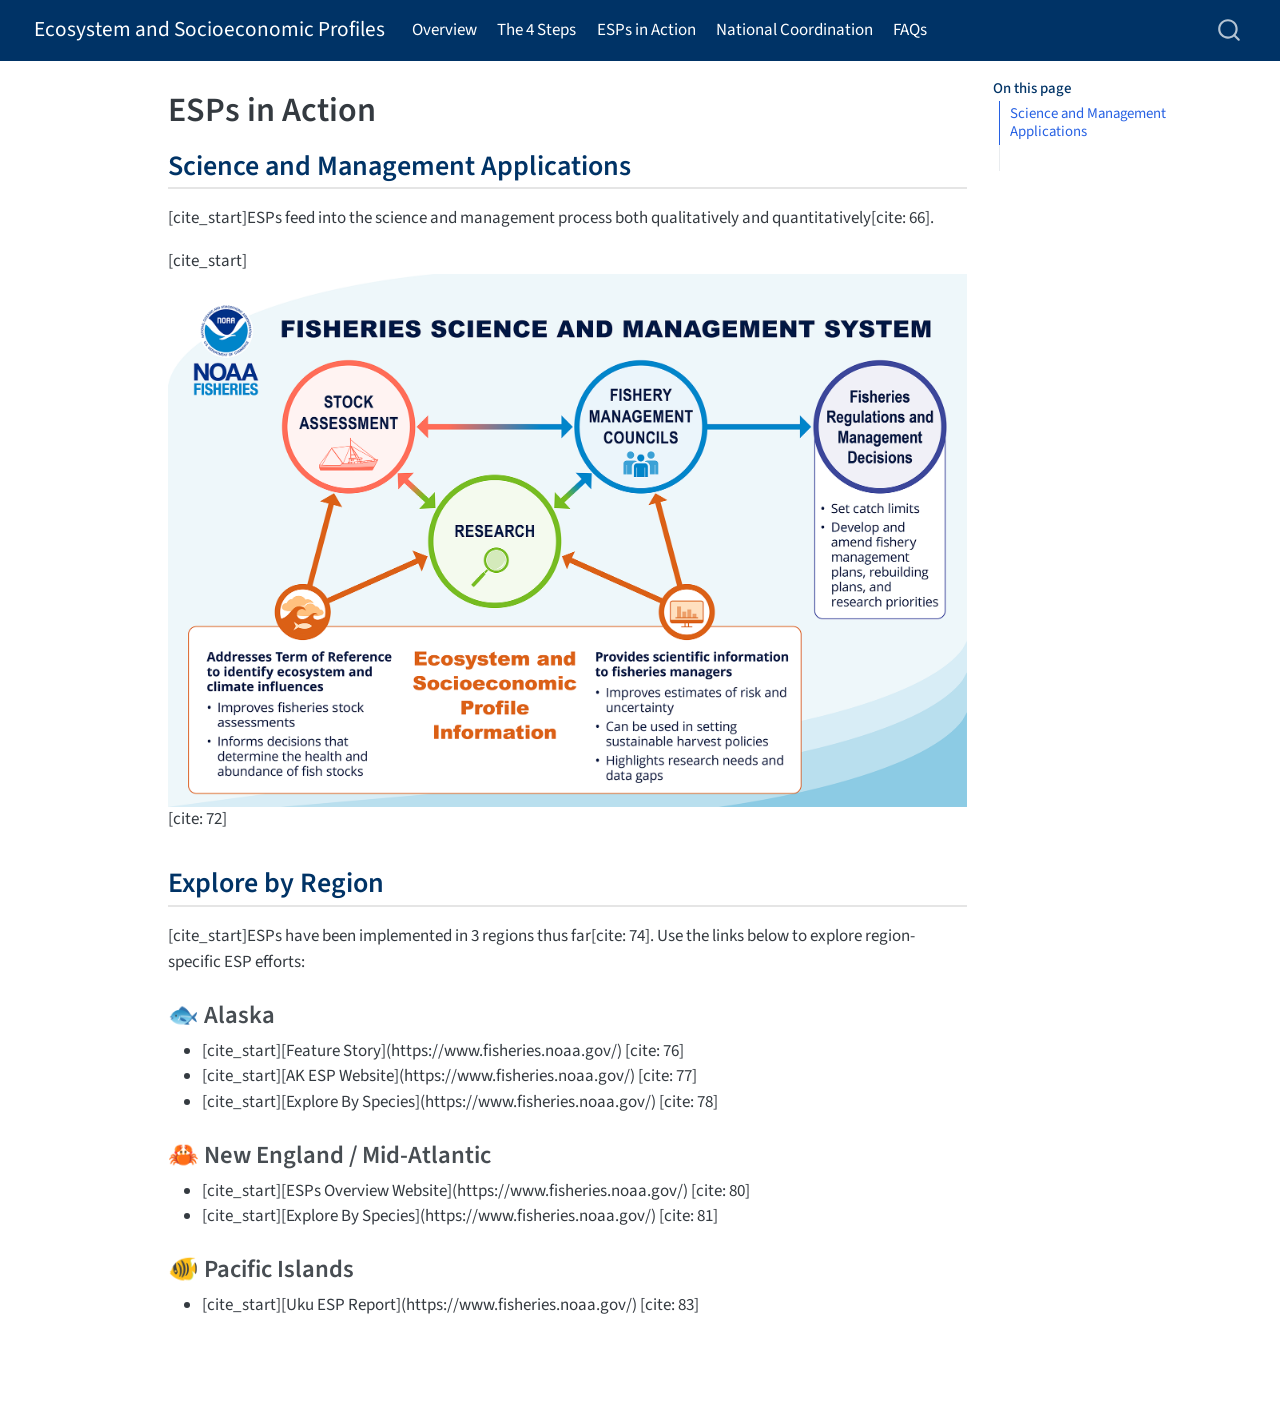
<file: docs/content/action.qmd.html>
<!DOCTYPE html>
<html xmlns="http://www.w3.org/1999/xhtml" lang="en" xml:lang="en"><head>

<meta charset="utf-8">
<meta name="generator" content="quarto-1.8.25">

<meta name="viewport" content="width=device-width, initial-scale=1.0, user-scalable=yes">


<title>ESPs in Action – Ecosystem and Socioeconomic Profiles</title>
<style>
code{white-space: pre-wrap;}
span.smallcaps{font-variant: small-caps;}
div.columns{display: flex; gap: min(4vw, 1.5em);}
div.column{flex: auto; overflow-x: auto;}
div.hanging-indent{margin-left: 1.5em; text-indent: -1.5em;}
ul.task-list{list-style: none;}
ul.task-list li input[type="checkbox"] {
  width: 0.8em;
  margin: 0 0.8em 0.2em -1em; /* quarto-specific, see https://github.com/quarto-dev/quarto-cli/issues/4556 */ 
  vertical-align: middle;
}
</style>


<script src="../site_libs/quarto-nav/quarto-nav.js"></script>
<script src="../site_libs/quarto-nav/headroom.min.js"></script>
<script src="../site_libs/clipboard/clipboard.min.js"></script>
<script src="../site_libs/quarto-search/autocomplete.umd.js"></script>
<script src="../site_libs/quarto-search/fuse.min.js"></script>
<script src="../site_libs/quarto-search/quarto-search.js"></script>
<meta name="quarto:offset" content="../">
<script src="../site_libs/quarto-html/quarto.js" type="module"></script>
<script src="../site_libs/quarto-html/tabsets/tabsets.js" type="module"></script>
<script src="../site_libs/quarto-html/axe/axe-check.js" type="module"></script>
<script src="../site_libs/quarto-html/popper.min.js"></script>
<script src="../site_libs/quarto-html/tippy.umd.min.js"></script>
<script src="../site_libs/quarto-html/anchor.min.js"></script>
<link href="../site_libs/quarto-html/tippy.css" rel="stylesheet">
<link href="../site_libs/quarto-html/quarto-syntax-highlighting-7b89279ff1a6dce999919e0e67d4d9ec.css" rel="stylesheet" id="quarto-text-highlighting-styles">
<script src="../site_libs/bootstrap/bootstrap.min.js"></script>
<link href="../site_libs/bootstrap/bootstrap-icons.css" rel="stylesheet">
<link href="../site_libs/bootstrap/bootstrap-3eb912b937f05daf4f4617c43f417ced.min.css" rel="stylesheet" append-hash="true" id="quarto-bootstrap" data-mode="light">
<script id="quarto-search-options" type="application/json">{
  "location": "navbar",
  "copy-button": false,
  "collapse-after": 3,
  "panel-placement": "end",
  "type": "overlay",
  "limit": 50,
  "keyboard-shortcut": [
    "f",
    "/",
    "s"
  ],
  "show-item-context": false,
  "language": {
    "search-no-results-text": "No results",
    "search-matching-documents-text": "matching documents",
    "search-copy-link-title": "Copy link to search",
    "search-hide-matches-text": "Hide additional matches",
    "search-more-match-text": "more match in this document",
    "search-more-matches-text": "more matches in this document",
    "search-clear-button-title": "Clear",
    "search-text-placeholder": "",
    "search-detached-cancel-button-title": "Cancel",
    "search-submit-button-title": "Submit",
    "search-label": "Search"
  }
}</script>


<link rel="stylesheet" href="../styles.css">
</head>

<body class="nav-fixed quarto-light">

<div id="quarto-search-results"></div>
  <header id="quarto-header" class="headroom fixed-top">
    <nav class="navbar navbar-expand-lg " data-bs-theme="dark">
      <div class="navbar-container container-fluid">
      <div class="navbar-brand-container mx-auto">
    <a href="../index.html" class="navbar-brand navbar-brand-logo">
    </a>
    <a class="navbar-brand" href="../index.html">
    <span class="navbar-title">Ecosystem and Socioeconomic Profiles</span>
    </a>
  </div>
            <div id="quarto-search" class="" title="Search"></div>
          <button class="navbar-toggler" type="button" data-bs-toggle="collapse" data-bs-target="#navbarCollapse" aria-controls="navbarCollapse" role="menu" aria-expanded="false" aria-label="Toggle navigation" onclick="if (window.quartoToggleHeadroom) { window.quartoToggleHeadroom(); }">
  <span class="navbar-toggler-icon"></span>
</button>
          <div class="collapse navbar-collapse" id="navbarCollapse">
            <ul class="navbar-nav navbar-nav-scroll me-auto">
  <li class="nav-item">
    <a class="nav-link" href="../index.qmd"> 
<span class="menu-text">Overview</span></a>
  </li>  
  <li class="nav-item">
    <a class="nav-link" href="../content/steps.qmd"> 
<span class="menu-text">The 4 Steps</span></a>
  </li>  
  <li class="nav-item">
    <a class="nav-link" href="../content/action.qmd"> 
<span class="menu-text">ESPs in Action</span></a>
  </li>  
  <li class="nav-item">
    <a class="nav-link" href="../content/coordination.qmd"> 
<span class="menu-text">National Coordination</span></a>
  </li>  
  <li class="nav-item">
    <a class="nav-link" href="../content/faqs.qmd"> 
<span class="menu-text">FAQs</span></a>
  </li>  
</ul>
          </div> <!-- /navcollapse -->
            <div class="quarto-navbar-tools">
</div>
      </div> <!-- /container-fluid -->
    </nav>
</header>
<!-- content -->
<div id="quarto-content" class="quarto-container page-columns page-rows-contents page-layout-article page-navbar">
<!-- sidebar -->
<!-- margin-sidebar -->
    <div id="quarto-margin-sidebar" class="sidebar margin-sidebar">
        <nav id="TOC" role="doc-toc" class="toc-active">
    <h2 id="toc-title">On this page</h2>
   
  <ul>
  <li><a href="#science-and-management-applications" id="toc-science-and-management-applications" class="nav-link active" data-scroll-target="#science-and-management-applications">Science and Management Applications</a></li>
  <li><a href="#explore-by-region" id="toc-explore-by-region" class="nav-link" data-scroll-target="#explore-by-region">Explore by Region</a>
  <ul class="collapse">
  <li><a href="#alaska" id="toc-alaska" class="nav-link" data-scroll-target="#alaska">🐟 Alaska</a></li>
  <li><a href="#new-england-mid-atlantic" id="toc-new-england-mid-atlantic" class="nav-link" data-scroll-target="#new-england-mid-atlantic">🦀 New England / Mid-Atlantic</a></li>
  <li><a href="#pacific-islands" id="toc-pacific-islands" class="nav-link" data-scroll-target="#pacific-islands">🐠 Pacific Islands</a></li>
  </ul></li>
  </ul>
</nav>
    </div>
<!-- main -->
<main class="content" id="quarto-document-content">

<header id="title-block-header" class="quarto-title-block default">
<div class="quarto-title">
<h1 class="title">ESPs in Action</h1>
</div>



<div class="quarto-title-meta">

    
  
    
  </div>
  


</header>


<section id="science-and-management-applications" class="level2">
<h2 class="anchored" data-anchor-id="science-and-management-applications">Science and Management Applications</h2>
<p>[cite_start]ESPs feed into the science and management process both qualitatively and quantitatively[cite: 66].</p>
<p>[cite_start]<img src="../images/management-system.png" class="img-fluid" alt="Fisheries Science and Management System Diagram">[cite: 72]</p>
</section>
<section id="explore-by-region" class="level2">
<h2 class="anchored" data-anchor-id="explore-by-region">Explore by Region</h2>
<p>[cite_start]ESPs have been implemented in 3 regions thus far[cite: 74]. Use the links below to explore region-specific ESP efforts:</p>
<section id="alaska" class="level3">
<h3 class="anchored" data-anchor-id="alaska">🐟 Alaska</h3>
<ul>
<li>[cite_start][Feature Story](https://www.fisheries.noaa.gov/) [cite: 76]</li>
<li>[cite_start][AK ESP Website](https://www.fisheries.noaa.gov/) [cite: 77]</li>
<li>[cite_start][Explore By Species](https://www.fisheries.noaa.gov/) [cite: 78]</li>
</ul>
</section>
<section id="new-england-mid-atlantic" class="level3">
<h3 class="anchored" data-anchor-id="new-england-mid-atlantic">🦀 New England / Mid-Atlantic</h3>
<ul>
<li>[cite_start][ESPs Overview Website](https://www.fisheries.noaa.gov/) [cite: 80]</li>
<li>[cite_start][Explore By Species](https://www.fisheries.noaa.gov/) [cite: 81]</li>
</ul>
</section>
<section id="pacific-islands" class="level3">
<h3 class="anchored" data-anchor-id="pacific-islands">🐠 Pacific Islands</h3>
<ul>
<li>[cite_start][Uku ESP Report](https://www.fisheries.noaa.gov/) [cite: 83]</li>
</ul>


</section>
</section>

</main> <!-- /main -->
<script id="quarto-html-after-body" type="application/javascript">
  window.document.addEventListener("DOMContentLoaded", function (event) {
    const icon = "";
    const anchorJS = new window.AnchorJS();
    anchorJS.options = {
      placement: 'right',
      icon: icon
    };
    anchorJS.add('.anchored');
    const isCodeAnnotation = (el) => {
      for (const clz of el.classList) {
        if (clz.startsWith('code-annotation-')) {                     
          return true;
        }
      }
      return false;
    }
    const onCopySuccess = function(e) {
      // button target
      const button = e.trigger;
      // don't keep focus
      button.blur();
      // flash "checked"
      button.classList.add('code-copy-button-checked');
      var currentTitle = button.getAttribute("title");
      button.setAttribute("title", "Copied!");
      let tooltip;
      if (window.bootstrap) {
        button.setAttribute("data-bs-toggle", "tooltip");
        button.setAttribute("data-bs-placement", "left");
        button.setAttribute("data-bs-title", "Copied!");
        tooltip = new bootstrap.Tooltip(button, 
          { trigger: "manual", 
            customClass: "code-copy-button-tooltip",
            offset: [0, -8]});
        tooltip.show();    
      }
      setTimeout(function() {
        if (tooltip) {
          tooltip.hide();
          button.removeAttribute("data-bs-title");
          button.removeAttribute("data-bs-toggle");
          button.removeAttribute("data-bs-placement");
        }
        button.setAttribute("title", currentTitle);
        button.classList.remove('code-copy-button-checked');
      }, 1000);
      // clear code selection
      e.clearSelection();
    }
    const getTextToCopy = function(trigger) {
      const outerScaffold = trigger.parentElement.cloneNode(true);
      const codeEl = outerScaffold.querySelector('code');
      for (const childEl of codeEl.children) {
        if (isCodeAnnotation(childEl)) {
          childEl.remove();
        }
      }
      return codeEl.innerText;
    }
    const clipboard = new window.ClipboardJS('.code-copy-button:not([data-in-quarto-modal])', {
      text: getTextToCopy
    });
    clipboard.on('success', onCopySuccess);
    if (window.document.getElementById('quarto-embedded-source-code-modal')) {
      const clipboardModal = new window.ClipboardJS('.code-copy-button[data-in-quarto-modal]', {
        text: getTextToCopy,
        container: window.document.getElementById('quarto-embedded-source-code-modal')
      });
      clipboardModal.on('success', onCopySuccess);
    }
      var localhostRegex = new RegExp(/^(?:http|https):\/\/localhost\:?[0-9]*\//);
      var mailtoRegex = new RegExp(/^mailto:/);
        var filterRegex = new RegExp('/' + window.location.host + '/');
      var isInternal = (href) => {
          return filterRegex.test(href) || localhostRegex.test(href) || mailtoRegex.test(href);
      }
      // Inspect non-navigation links and adorn them if external
     var links = window.document.querySelectorAll('a[href]:not(.nav-link):not(.navbar-brand):not(.toc-action):not(.sidebar-link):not(.sidebar-item-toggle):not(.pagination-link):not(.no-external):not([aria-hidden]):not(.dropdown-item):not(.quarto-navigation-tool):not(.about-link)');
      for (var i=0; i<links.length; i++) {
        const link = links[i];
        if (!isInternal(link.href)) {
          // undo the damage that might have been done by quarto-nav.js in the case of
          // links that we want to consider external
          if (link.dataset.originalHref !== undefined) {
            link.href = link.dataset.originalHref;
          }
        }
      }
    function tippyHover(el, contentFn, onTriggerFn, onUntriggerFn) {
      const config = {
        allowHTML: true,
        maxWidth: 500,
        delay: 100,
        arrow: false,
        appendTo: function(el) {
            return el.parentElement;
        },
        interactive: true,
        interactiveBorder: 10,
        theme: 'quarto',
        placement: 'bottom-start',
      };
      if (contentFn) {
        config.content = contentFn;
      }
      if (onTriggerFn) {
        config.onTrigger = onTriggerFn;
      }
      if (onUntriggerFn) {
        config.onUntrigger = onUntriggerFn;
      }
      window.tippy(el, config); 
    }
    const noterefs = window.document.querySelectorAll('a[role="doc-noteref"]');
    for (var i=0; i<noterefs.length; i++) {
      const ref = noterefs[i];
      tippyHover(ref, function() {
        // use id or data attribute instead here
        let href = ref.getAttribute('data-footnote-href') || ref.getAttribute('href');
        try { href = new URL(href).hash; } catch {}
        const id = href.replace(/^#\/?/, "");
        const note = window.document.getElementById(id);
        if (note) {
          return note.innerHTML;
        } else {
          return "";
        }
      });
    }
    const xrefs = window.document.querySelectorAll('a.quarto-xref');
    const processXRef = (id, note) => {
      // Strip column container classes
      const stripColumnClz = (el) => {
        el.classList.remove("page-full", "page-columns");
        if (el.children) {
          for (const child of el.children) {
            stripColumnClz(child);
          }
        }
      }
      stripColumnClz(note)
      if (id === null || id.startsWith('sec-')) {
        // Special case sections, only their first couple elements
        const container = document.createElement("div");
        if (note.children && note.children.length > 2) {
          container.appendChild(note.children[0].cloneNode(true));
          for (let i = 1; i < note.children.length; i++) {
            const child = note.children[i];
            if (child.tagName === "P" && child.innerText === "") {
              continue;
            } else {
              container.appendChild(child.cloneNode(true));
              break;
            }
          }
          if (window.Quarto?.typesetMath) {
            window.Quarto.typesetMath(container);
          }
          return container.innerHTML
        } else {
          if (window.Quarto?.typesetMath) {
            window.Quarto.typesetMath(note);
          }
          return note.innerHTML;
        }
      } else {
        // Remove any anchor links if they are present
        const anchorLink = note.querySelector('a.anchorjs-link');
        if (anchorLink) {
          anchorLink.remove();
        }
        if (window.Quarto?.typesetMath) {
          window.Quarto.typesetMath(note);
        }
        if (note.classList.contains("callout")) {
          return note.outerHTML;
        } else {
          return note.innerHTML;
        }
      }
    }
    for (var i=0; i<xrefs.length; i++) {
      const xref = xrefs[i];
      tippyHover(xref, undefined, function(instance) {
        instance.disable();
        let url = xref.getAttribute('href');
        let hash = undefined; 
        if (url.startsWith('#')) {
          hash = url;
        } else {
          try { hash = new URL(url).hash; } catch {}
        }
        if (hash) {
          const id = hash.replace(/^#\/?/, "");
          const note = window.document.getElementById(id);
          if (note !== null) {
            try {
              const html = processXRef(id, note.cloneNode(true));
              instance.setContent(html);
            } finally {
              instance.enable();
              instance.show();
            }
          } else {
            // See if we can fetch this
            fetch(url.split('#')[0])
            .then(res => res.text())
            .then(html => {
              const parser = new DOMParser();
              const htmlDoc = parser.parseFromString(html, "text/html");
              const note = htmlDoc.getElementById(id);
              if (note !== null) {
                const html = processXRef(id, note);
                instance.setContent(html);
              } 
            }).finally(() => {
              instance.enable();
              instance.show();
            });
          }
        } else {
          // See if we can fetch a full url (with no hash to target)
          // This is a special case and we should probably do some content thinning / targeting
          fetch(url)
          .then(res => res.text())
          .then(html => {
            const parser = new DOMParser();
            const htmlDoc = parser.parseFromString(html, "text/html");
            const note = htmlDoc.querySelector('main.content');
            if (note !== null) {
              // This should only happen for chapter cross references
              // (since there is no id in the URL)
              // remove the first header
              if (note.children.length > 0 && note.children[0].tagName === "HEADER") {
                note.children[0].remove();
              }
              const html = processXRef(null, note);
              instance.setContent(html);
            } 
          }).finally(() => {
            instance.enable();
            instance.show();
          });
        }
      }, function(instance) {
      });
    }
        let selectedAnnoteEl;
        const selectorForAnnotation = ( cell, annotation) => {
          let cellAttr = 'data-code-cell="' + cell + '"';
          let lineAttr = 'data-code-annotation="' +  annotation + '"';
          const selector = 'span[' + cellAttr + '][' + lineAttr + ']';
          return selector;
        }
        const selectCodeLines = (annoteEl) => {
          const doc = window.document;
          const targetCell = annoteEl.getAttribute("data-target-cell");
          const targetAnnotation = annoteEl.getAttribute("data-target-annotation");
          const annoteSpan = window.document.querySelector(selectorForAnnotation(targetCell, targetAnnotation));
          const lines = annoteSpan.getAttribute("data-code-lines").split(",");
          const lineIds = lines.map((line) => {
            return targetCell + "-" + line;
          })
          let top = null;
          let height = null;
          let parent = null;
          if (lineIds.length > 0) {
              //compute the position of the single el (top and bottom and make a div)
              const el = window.document.getElementById(lineIds[0]);
              top = el.offsetTop;
              height = el.offsetHeight;
              parent = el.parentElement.parentElement;
            if (lineIds.length > 1) {
              const lastEl = window.document.getElementById(lineIds[lineIds.length - 1]);
              const bottom = lastEl.offsetTop + lastEl.offsetHeight;
              height = bottom - top;
            }
            if (top !== null && height !== null && parent !== null) {
              // cook up a div (if necessary) and position it 
              let div = window.document.getElementById("code-annotation-line-highlight");
              if (div === null) {
                div = window.document.createElement("div");
                div.setAttribute("id", "code-annotation-line-highlight");
                div.style.position = 'absolute';
                parent.appendChild(div);
              }
              div.style.top = top - 2 + "px";
              div.style.height = height + 4 + "px";
              div.style.left = 0;
              let gutterDiv = window.document.getElementById("code-annotation-line-highlight-gutter");
              if (gutterDiv === null) {
                gutterDiv = window.document.createElement("div");
                gutterDiv.setAttribute("id", "code-annotation-line-highlight-gutter");
                gutterDiv.style.position = 'absolute';
                const codeCell = window.document.getElementById(targetCell);
                const gutter = codeCell.querySelector('.code-annotation-gutter');
                gutter.appendChild(gutterDiv);
              }
              gutterDiv.style.top = top - 2 + "px";
              gutterDiv.style.height = height + 4 + "px";
            }
            selectedAnnoteEl = annoteEl;
          }
        };
        const unselectCodeLines = () => {
          const elementsIds = ["code-annotation-line-highlight", "code-annotation-line-highlight-gutter"];
          elementsIds.forEach((elId) => {
            const div = window.document.getElementById(elId);
            if (div) {
              div.remove();
            }
          });
          selectedAnnoteEl = undefined;
        };
          // Handle positioning of the toggle
      window.addEventListener(
        "resize",
        throttle(() => {
          elRect = undefined;
          if (selectedAnnoteEl) {
            selectCodeLines(selectedAnnoteEl);
          }
        }, 10)
      );
      function throttle(fn, ms) {
      let throttle = false;
      let timer;
        return (...args) => {
          if(!throttle) { // first call gets through
              fn.apply(this, args);
              throttle = true;
          } else { // all the others get throttled
              if(timer) clearTimeout(timer); // cancel #2
              timer = setTimeout(() => {
                fn.apply(this, args);
                timer = throttle = false;
              }, ms);
          }
        };
      }
        // Attach click handler to the DT
        const annoteDls = window.document.querySelectorAll('dt[data-target-cell]');
        for (const annoteDlNode of annoteDls) {
          annoteDlNode.addEventListener('click', (event) => {
            const clickedEl = event.target;
            if (clickedEl !== selectedAnnoteEl) {
              unselectCodeLines();
              const activeEl = window.document.querySelector('dt[data-target-cell].code-annotation-active');
              if (activeEl) {
                activeEl.classList.remove('code-annotation-active');
              }
              selectCodeLines(clickedEl);
              clickedEl.classList.add('code-annotation-active');
            } else {
              // Unselect the line
              unselectCodeLines();
              clickedEl.classList.remove('code-annotation-active');
            }
          });
        }
    const findCites = (el) => {
      const parentEl = el.parentElement;
      if (parentEl) {
        const cites = parentEl.dataset.cites;
        if (cites) {
          return {
            el,
            cites: cites.split(' ')
          };
        } else {
          return findCites(el.parentElement)
        }
      } else {
        return undefined;
      }
    };
    var bibliorefs = window.document.querySelectorAll('a[role="doc-biblioref"]');
    for (var i=0; i<bibliorefs.length; i++) {
      const ref = bibliorefs[i];
      const citeInfo = findCites(ref);
      if (citeInfo) {
        tippyHover(citeInfo.el, function() {
          var popup = window.document.createElement('div');
          citeInfo.cites.forEach(function(cite) {
            var citeDiv = window.document.createElement('div');
            citeDiv.classList.add('hanging-indent');
            citeDiv.classList.add('csl-entry');
            var biblioDiv = window.document.getElementById('ref-' + cite);
            if (biblioDiv) {
              citeDiv.innerHTML = biblioDiv.innerHTML;
            }
            popup.appendChild(citeDiv);
          });
          return popup.innerHTML;
        });
      }
    }
  });
  </script>
</div> <!-- /content -->




</body></html>
</file>
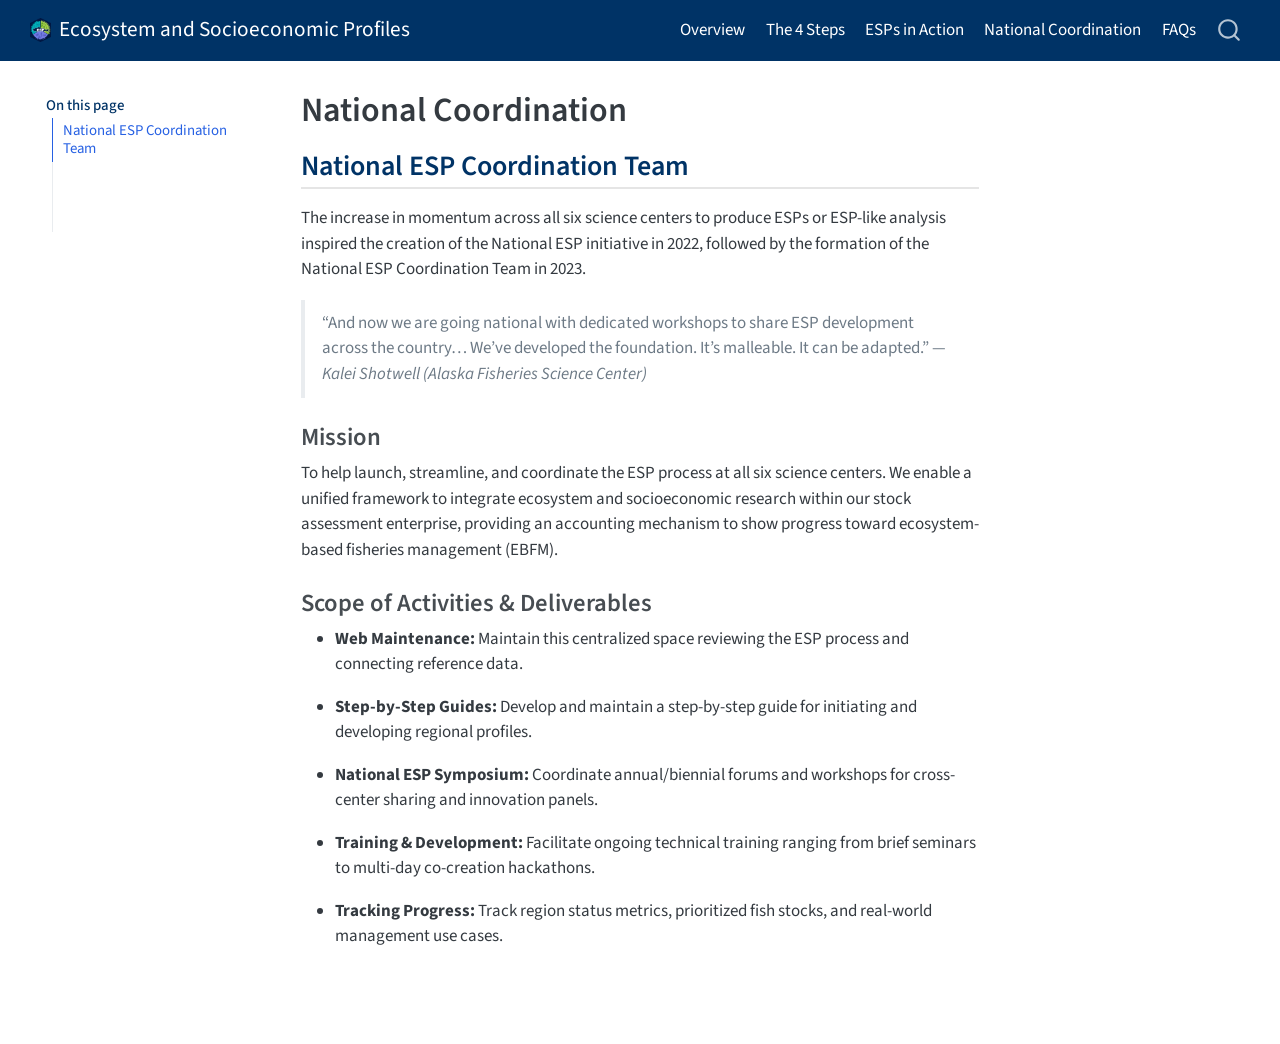
<file: docs/content/coordination.html>
<!DOCTYPE html>
<html xmlns="http://www.w3.org/1999/xhtml" lang="en" xml:lang="en"><head>

<meta charset="utf-8">
<meta name="generator" content="quarto-1.8.25">

<meta name="viewport" content="width=device-width, initial-scale=1.0, user-scalable=yes">


<title>National Coordination – Ecosystem and Socioeconomic Profiles</title>
<style>
code{white-space: pre-wrap;}
span.smallcaps{font-variant: small-caps;}
div.columns{display: flex; gap: min(4vw, 1.5em);}
div.column{flex: auto; overflow-x: auto;}
div.hanging-indent{margin-left: 1.5em; text-indent: -1.5em;}
ul.task-list{list-style: none;}
ul.task-list li input[type="checkbox"] {
  width: 0.8em;
  margin: 0 0.8em 0.2em -1em; /* quarto-specific, see https://github.com/quarto-dev/quarto-cli/issues/4556 */ 
  vertical-align: middle;
}
</style>


<script src="../site_libs/quarto-nav/quarto-nav.js"></script>
<script src="../site_libs/quarto-nav/headroom.min.js"></script>
<script src="../site_libs/clipboard/clipboard.min.js"></script>
<script src="../site_libs/quarto-search/autocomplete.umd.js"></script>
<script src="../site_libs/quarto-search/fuse.min.js"></script>
<script src="../site_libs/quarto-search/quarto-search.js"></script>
<meta name="quarto:offset" content="../">
<script src="../site_libs/quarto-html/quarto.js" type="module"></script>
<script src="../site_libs/quarto-html/tabsets/tabsets.js" type="module"></script>
<script src="../site_libs/quarto-html/axe/axe-check.js" type="module"></script>
<script src="../site_libs/quarto-html/popper.min.js"></script>
<script src="../site_libs/quarto-html/tippy.umd.min.js"></script>
<script src="../site_libs/quarto-html/anchor.min.js"></script>
<link href="../site_libs/quarto-html/tippy.css" rel="stylesheet">
<link href="../site_libs/quarto-html/quarto-syntax-highlighting-7b89279ff1a6dce999919e0e67d4d9ec.css" rel="stylesheet" id="quarto-text-highlighting-styles">
<script src="../site_libs/bootstrap/bootstrap.min.js"></script>
<link href="../site_libs/bootstrap/bootstrap-icons.css" rel="stylesheet">
<link href="../site_libs/bootstrap/bootstrap-3eb912b937f05daf4f4617c43f417ced.min.css" rel="stylesheet" append-hash="true" id="quarto-bootstrap" data-mode="light">
<script id="quarto-search-options" type="application/json">{
  "location": "navbar",
  "copy-button": false,
  "collapse-after": 3,
  "panel-placement": "end",
  "type": "overlay",
  "limit": 50,
  "keyboard-shortcut": [
    "f",
    "/",
    "s"
  ],
  "show-item-context": false,
  "language": {
    "search-no-results-text": "No results",
    "search-matching-documents-text": "matching documents",
    "search-copy-link-title": "Copy link to search",
    "search-hide-matches-text": "Hide additional matches",
    "search-more-match-text": "more match in this document",
    "search-more-matches-text": "more matches in this document",
    "search-clear-button-title": "Clear",
    "search-text-placeholder": "",
    "search-detached-cancel-button-title": "Cancel",
    "search-submit-button-title": "Submit",
    "search-label": "Search"
  }
}</script>


<link rel="stylesheet" href="../styles.css">
</head>

<body class="floating nav-fixed quarto-light">

<div id="quarto-search-results"></div>
  <header id="quarto-header" class="headroom fixed-top">
    <nav class="navbar navbar-expand-lg " data-bs-theme="dark">
      <div class="navbar-container container-fluid">
      <div class="navbar-brand-container mx-auto">
    <a href="../index.html" class="navbar-brand navbar-brand-logo">
    <img src="../images/esp-logo.png" alt="" class="navbar-logo light-content">
    <img src="../images/esp-logo.png" alt="" class="navbar-logo dark-content">
    </a>
    <a class="navbar-brand" href="../index.html">
    <span class="navbar-title">Ecosystem and Socioeconomic Profiles</span>
    </a>
  </div>
            <div id="quarto-search" class="" title="Search"></div>
          <button class="navbar-toggler" type="button" data-bs-toggle="collapse" data-bs-target="#navbarCollapse" aria-controls="navbarCollapse" role="menu" aria-expanded="false" aria-label="Toggle navigation" onclick="if (window.quartoToggleHeadroom) { window.quartoToggleHeadroom(); }">
  <span class="navbar-toggler-icon"></span>
</button>
          <div class="collapse navbar-collapse" id="navbarCollapse">
            <ul class="navbar-nav navbar-nav-scroll ms-auto">
  <li class="nav-item">
    <a class="nav-link" href="../content/overview.html"> 
<span class="menu-text">Overview</span></a>
  </li>  
  <li class="nav-item">
    <a class="nav-link" href="../content/steps.html"> 
<span class="menu-text">The 4 Steps</span></a>
  </li>  
  <li class="nav-item">
    <a class="nav-link" href="../content/action.html"> 
<span class="menu-text">ESPs in Action</span></a>
  </li>  
  <li class="nav-item">
    <a class="nav-link active" href="../content/coordination.html" aria-current="page"> 
<span class="menu-text">National Coordination</span></a>
  </li>  
  <li class="nav-item">
    <a class="nav-link" href="../content/faqs.html"> 
<span class="menu-text">FAQs</span></a>
  </li>  
</ul>
          </div> <!-- /navcollapse -->
            <div class="quarto-navbar-tools">
</div>
      </div> <!-- /container-fluid -->
    </nav>
</header>
<!-- content -->
<div id="quarto-content" class="quarto-container page-columns page-rows-contents page-layout-article page-navbar">
<!-- sidebar -->
  <nav id="quarto-sidebar" class="sidebar collapse collapse-horizontal quarto-sidebar-collapse-item sidebar-navigation floating overflow-auto">
    <nav id="TOC" role="doc-toc" class="toc-active" data-toc-expanded="99">
    <h2 id="toc-title">On this page</h2>
   
  <ul>
  <li><a href="#national-esp-coordination-team" id="toc-national-esp-coordination-team" class="nav-link active" data-scroll-target="#national-esp-coordination-team">National ESP Coordination Team</a>
  <ul class="collapse">
  <li><a href="#mission" id="toc-mission" class="nav-link" data-scroll-target="#mission">Mission</a></li>
  <li><a href="#scope-of-activities-deliverables" id="toc-scope-of-activities-deliverables" class="nav-link" data-scroll-target="#scope-of-activities-deliverables">Scope of Activities &amp; Deliverables</a></li>
  </ul></li>
  </ul>
</nav>
</nav>
<div id="quarto-sidebar-glass" class="quarto-sidebar-collapse-item" data-bs-toggle="collapse" data-bs-target=".quarto-sidebar-collapse-item"></div>
<!-- margin-sidebar -->
    <div id="quarto-margin-sidebar" class="sidebar margin-sidebar zindex-bottom">
    </div>
<!-- main -->
<main class="content" id="quarto-document-content">

<header id="title-block-header" class="quarto-title-block default">
<div class="quarto-title">
<h1 class="title">National Coordination</h1>
</div>



<div class="quarto-title-meta">

    
  
    
  </div>
  


</header>


<section id="national-esp-coordination-team" class="level2">
<h2 class="anchored" data-anchor-id="national-esp-coordination-team">National ESP Coordination Team</h2>
<p>The increase in momentum across all six science centers to produce ESPs or ESP-like analysis inspired the creation of the National ESP initiative in 2022, followed by the formation of the National ESP Coordination Team in 2023.</p>
<blockquote class="blockquote">
<p>“And now we are going national with dedicated workshops to share ESP development across the country… We’ve developed the foundation. It’s malleable. It can be adapted.” — <em>Kalei Shotwell (Alaska Fisheries Science Center)</em></p>
</blockquote>
<section id="mission" class="level3">
<h3 class="anchored" data-anchor-id="mission">Mission</h3>
<p>To help launch, streamline, and coordinate the ESP process at all six science centers. We enable a unified framework to integrate ecosystem and socioeconomic research within our stock assessment enterprise, providing an accounting mechanism to show progress toward ecosystem-based fisheries management (EBFM).</p>
</section>
<section id="scope-of-activities-deliverables" class="level3">
<h3 class="anchored" data-anchor-id="scope-of-activities-deliverables">Scope of Activities &amp; Deliverables</h3>
<ul>
<li><p><strong>Web Maintenance:</strong> Maintain this centralized space reviewing the ESP process and connecting reference data.</p></li>
<li><p><strong>Step-by-Step Guides:</strong> Develop and maintain a step-by-step guide for initiating and developing regional profiles.</p></li>
<li><p><strong>National ESP Symposium:</strong> Coordinate annual/biennial forums and workshops for cross-center sharing and innovation panels.</p></li>
<li><p><strong>Training &amp; Development:</strong> Facilitate ongoing technical training ranging from brief seminars to multi-day co-creation hackathons.</p></li>
<li><p><strong>Tracking Progress:</strong> Track region status metrics, prioritized fish stocks, and real-world management use cases.</p></li>
</ul>


</section>
</section>

</main> <!-- /main -->
<script id="quarto-html-after-body" type="application/javascript">
  window.document.addEventListener("DOMContentLoaded", function (event) {
    const icon = "";
    const anchorJS = new window.AnchorJS();
    anchorJS.options = {
      placement: 'right',
      icon: icon
    };
    anchorJS.add('.anchored');
    const isCodeAnnotation = (el) => {
      for (const clz of el.classList) {
        if (clz.startsWith('code-annotation-')) {                     
          return true;
        }
      }
      return false;
    }
    const onCopySuccess = function(e) {
      // button target
      const button = e.trigger;
      // don't keep focus
      button.blur();
      // flash "checked"
      button.classList.add('code-copy-button-checked');
      var currentTitle = button.getAttribute("title");
      button.setAttribute("title", "Copied!");
      let tooltip;
      if (window.bootstrap) {
        button.setAttribute("data-bs-toggle", "tooltip");
        button.setAttribute("data-bs-placement", "left");
        button.setAttribute("data-bs-title", "Copied!");
        tooltip = new bootstrap.Tooltip(button, 
          { trigger: "manual", 
            customClass: "code-copy-button-tooltip",
            offset: [0, -8]});
        tooltip.show();    
      }
      setTimeout(function() {
        if (tooltip) {
          tooltip.hide();
          button.removeAttribute("data-bs-title");
          button.removeAttribute("data-bs-toggle");
          button.removeAttribute("data-bs-placement");
        }
        button.setAttribute("title", currentTitle);
        button.classList.remove('code-copy-button-checked');
      }, 1000);
      // clear code selection
      e.clearSelection();
    }
    const getTextToCopy = function(trigger) {
      const outerScaffold = trigger.parentElement.cloneNode(true);
      const codeEl = outerScaffold.querySelector('code');
      for (const childEl of codeEl.children) {
        if (isCodeAnnotation(childEl)) {
          childEl.remove();
        }
      }
      return codeEl.innerText;
    }
    const clipboard = new window.ClipboardJS('.code-copy-button:not([data-in-quarto-modal])', {
      text: getTextToCopy
    });
    clipboard.on('success', onCopySuccess);
    if (window.document.getElementById('quarto-embedded-source-code-modal')) {
      const clipboardModal = new window.ClipboardJS('.code-copy-button[data-in-quarto-modal]', {
        text: getTextToCopy,
        container: window.document.getElementById('quarto-embedded-source-code-modal')
      });
      clipboardModal.on('success', onCopySuccess);
    }
      var localhostRegex = new RegExp(/^(?:http|https):\/\/localhost\:?[0-9]*\//);
      var mailtoRegex = new RegExp(/^mailto:/);
        var filterRegex = new RegExp('/' + window.location.host + '/');
      var isInternal = (href) => {
          return filterRegex.test(href) || localhostRegex.test(href) || mailtoRegex.test(href);
      }
      // Inspect non-navigation links and adorn them if external
     var links = window.document.querySelectorAll('a[href]:not(.nav-link):not(.navbar-brand):not(.toc-action):not(.sidebar-link):not(.sidebar-item-toggle):not(.pagination-link):not(.no-external):not([aria-hidden]):not(.dropdown-item):not(.quarto-navigation-tool):not(.about-link)');
      for (var i=0; i<links.length; i++) {
        const link = links[i];
        if (!isInternal(link.href)) {
          // undo the damage that might have been done by quarto-nav.js in the case of
          // links that we want to consider external
          if (link.dataset.originalHref !== undefined) {
            link.href = link.dataset.originalHref;
          }
        }
      }
    function tippyHover(el, contentFn, onTriggerFn, onUntriggerFn) {
      const config = {
        allowHTML: true,
        maxWidth: 500,
        delay: 100,
        arrow: false,
        appendTo: function(el) {
            return el.parentElement;
        },
        interactive: true,
        interactiveBorder: 10,
        theme: 'quarto',
        placement: 'bottom-start',
      };
      if (contentFn) {
        config.content = contentFn;
      }
      if (onTriggerFn) {
        config.onTrigger = onTriggerFn;
      }
      if (onUntriggerFn) {
        config.onUntrigger = onUntriggerFn;
      }
      window.tippy(el, config); 
    }
    const noterefs = window.document.querySelectorAll('a[role="doc-noteref"]');
    for (var i=0; i<noterefs.length; i++) {
      const ref = noterefs[i];
      tippyHover(ref, function() {
        // use id or data attribute instead here
        let href = ref.getAttribute('data-footnote-href') || ref.getAttribute('href');
        try { href = new URL(href).hash; } catch {}
        const id = href.replace(/^#\/?/, "");
        const note = window.document.getElementById(id);
        if (note) {
          return note.innerHTML;
        } else {
          return "";
        }
      });
    }
    const xrefs = window.document.querySelectorAll('a.quarto-xref');
    const processXRef = (id, note) => {
      // Strip column container classes
      const stripColumnClz = (el) => {
        el.classList.remove("page-full", "page-columns");
        if (el.children) {
          for (const child of el.children) {
            stripColumnClz(child);
          }
        }
      }
      stripColumnClz(note)
      if (id === null || id.startsWith('sec-')) {
        // Special case sections, only their first couple elements
        const container = document.createElement("div");
        if (note.children && note.children.length > 2) {
          container.appendChild(note.children[0].cloneNode(true));
          for (let i = 1; i < note.children.length; i++) {
            const child = note.children[i];
            if (child.tagName === "P" && child.innerText === "") {
              continue;
            } else {
              container.appendChild(child.cloneNode(true));
              break;
            }
          }
          if (window.Quarto?.typesetMath) {
            window.Quarto.typesetMath(container);
          }
          return container.innerHTML
        } else {
          if (window.Quarto?.typesetMath) {
            window.Quarto.typesetMath(note);
          }
          return note.innerHTML;
        }
      } else {
        // Remove any anchor links if they are present
        const anchorLink = note.querySelector('a.anchorjs-link');
        if (anchorLink) {
          anchorLink.remove();
        }
        if (window.Quarto?.typesetMath) {
          window.Quarto.typesetMath(note);
        }
        if (note.classList.contains("callout")) {
          return note.outerHTML;
        } else {
          return note.innerHTML;
        }
      }
    }
    for (var i=0; i<xrefs.length; i++) {
      const xref = xrefs[i];
      tippyHover(xref, undefined, function(instance) {
        instance.disable();
        let url = xref.getAttribute('href');
        let hash = undefined; 
        if (url.startsWith('#')) {
          hash = url;
        } else {
          try { hash = new URL(url).hash; } catch {}
        }
        if (hash) {
          const id = hash.replace(/^#\/?/, "");
          const note = window.document.getElementById(id);
          if (note !== null) {
            try {
              const html = processXRef(id, note.cloneNode(true));
              instance.setContent(html);
            } finally {
              instance.enable();
              instance.show();
            }
          } else {
            // See if we can fetch this
            fetch(url.split('#')[0])
            .then(res => res.text())
            .then(html => {
              const parser = new DOMParser();
              const htmlDoc = parser.parseFromString(html, "text/html");
              const note = htmlDoc.getElementById(id);
              if (note !== null) {
                const html = processXRef(id, note);
                instance.setContent(html);
              } 
            }).finally(() => {
              instance.enable();
              instance.show();
            });
          }
        } else {
          // See if we can fetch a full url (with no hash to target)
          // This is a special case and we should probably do some content thinning / targeting
          fetch(url)
          .then(res => res.text())
          .then(html => {
            const parser = new DOMParser();
            const htmlDoc = parser.parseFromString(html, "text/html");
            const note = htmlDoc.querySelector('main.content');
            if (note !== null) {
              // This should only happen for chapter cross references
              // (since there is no id in the URL)
              // remove the first header
              if (note.children.length > 0 && note.children[0].tagName === "HEADER") {
                note.children[0].remove();
              }
              const html = processXRef(null, note);
              instance.setContent(html);
            } 
          }).finally(() => {
            instance.enable();
            instance.show();
          });
        }
      }, function(instance) {
      });
    }
        let selectedAnnoteEl;
        const selectorForAnnotation = ( cell, annotation) => {
          let cellAttr = 'data-code-cell="' + cell + '"';
          let lineAttr = 'data-code-annotation="' +  annotation + '"';
          const selector = 'span[' + cellAttr + '][' + lineAttr + ']';
          return selector;
        }
        const selectCodeLines = (annoteEl) => {
          const doc = window.document;
          const targetCell = annoteEl.getAttribute("data-target-cell");
          const targetAnnotation = annoteEl.getAttribute("data-target-annotation");
          const annoteSpan = window.document.querySelector(selectorForAnnotation(targetCell, targetAnnotation));
          const lines = annoteSpan.getAttribute("data-code-lines").split(",");
          const lineIds = lines.map((line) => {
            return targetCell + "-" + line;
          })
          let top = null;
          let height = null;
          let parent = null;
          if (lineIds.length > 0) {
              //compute the position of the single el (top and bottom and make a div)
              const el = window.document.getElementById(lineIds[0]);
              top = el.offsetTop;
              height = el.offsetHeight;
              parent = el.parentElement.parentElement;
            if (lineIds.length > 1) {
              const lastEl = window.document.getElementById(lineIds[lineIds.length - 1]);
              const bottom = lastEl.offsetTop + lastEl.offsetHeight;
              height = bottom - top;
            }
            if (top !== null && height !== null && parent !== null) {
              // cook up a div (if necessary) and position it 
              let div = window.document.getElementById("code-annotation-line-highlight");
              if (div === null) {
                div = window.document.createElement("div");
                div.setAttribute("id", "code-annotation-line-highlight");
                div.style.position = 'absolute';
                parent.appendChild(div);
              }
              div.style.top = top - 2 + "px";
              div.style.height = height + 4 + "px";
              div.style.left = 0;
              let gutterDiv = window.document.getElementById("code-annotation-line-highlight-gutter");
              if (gutterDiv === null) {
                gutterDiv = window.document.createElement("div");
                gutterDiv.setAttribute("id", "code-annotation-line-highlight-gutter");
                gutterDiv.style.position = 'absolute';
                const codeCell = window.document.getElementById(targetCell);
                const gutter = codeCell.querySelector('.code-annotation-gutter');
                gutter.appendChild(gutterDiv);
              }
              gutterDiv.style.top = top - 2 + "px";
              gutterDiv.style.height = height + 4 + "px";
            }
            selectedAnnoteEl = annoteEl;
          }
        };
        const unselectCodeLines = () => {
          const elementsIds = ["code-annotation-line-highlight", "code-annotation-line-highlight-gutter"];
          elementsIds.forEach((elId) => {
            const div = window.document.getElementById(elId);
            if (div) {
              div.remove();
            }
          });
          selectedAnnoteEl = undefined;
        };
          // Handle positioning of the toggle
      window.addEventListener(
        "resize",
        throttle(() => {
          elRect = undefined;
          if (selectedAnnoteEl) {
            selectCodeLines(selectedAnnoteEl);
          }
        }, 10)
      );
      function throttle(fn, ms) {
      let throttle = false;
      let timer;
        return (...args) => {
          if(!throttle) { // first call gets through
              fn.apply(this, args);
              throttle = true;
          } else { // all the others get throttled
              if(timer) clearTimeout(timer); // cancel #2
              timer = setTimeout(() => {
                fn.apply(this, args);
                timer = throttle = false;
              }, ms);
          }
        };
      }
        // Attach click handler to the DT
        const annoteDls = window.document.querySelectorAll('dt[data-target-cell]');
        for (const annoteDlNode of annoteDls) {
          annoteDlNode.addEventListener('click', (event) => {
            const clickedEl = event.target;
            if (clickedEl !== selectedAnnoteEl) {
              unselectCodeLines();
              const activeEl = window.document.querySelector('dt[data-target-cell].code-annotation-active');
              if (activeEl) {
                activeEl.classList.remove('code-annotation-active');
              }
              selectCodeLines(clickedEl);
              clickedEl.classList.add('code-annotation-active');
            } else {
              // Unselect the line
              unselectCodeLines();
              clickedEl.classList.remove('code-annotation-active');
            }
          });
        }
    const findCites = (el) => {
      const parentEl = el.parentElement;
      if (parentEl) {
        const cites = parentEl.dataset.cites;
        if (cites) {
          return {
            el,
            cites: cites.split(' ')
          };
        } else {
          return findCites(el.parentElement)
        }
      } else {
        return undefined;
      }
    };
    var bibliorefs = window.document.querySelectorAll('a[role="doc-biblioref"]');
    for (var i=0; i<bibliorefs.length; i++) {
      const ref = bibliorefs[i];
      const citeInfo = findCites(ref);
      if (citeInfo) {
        tippyHover(citeInfo.el, function() {
          var popup = window.document.createElement('div');
          citeInfo.cites.forEach(function(cite) {
            var citeDiv = window.document.createElement('div');
            citeDiv.classList.add('hanging-indent');
            citeDiv.classList.add('csl-entry');
            var biblioDiv = window.document.getElementById('ref-' + cite);
            if (biblioDiv) {
              citeDiv.innerHTML = biblioDiv.innerHTML;
            }
            popup.appendChild(citeDiv);
          });
          return popup.innerHTML;
        });
      }
    }
  });
  </script>
</div> <!-- /content -->




</body></html>
</file>
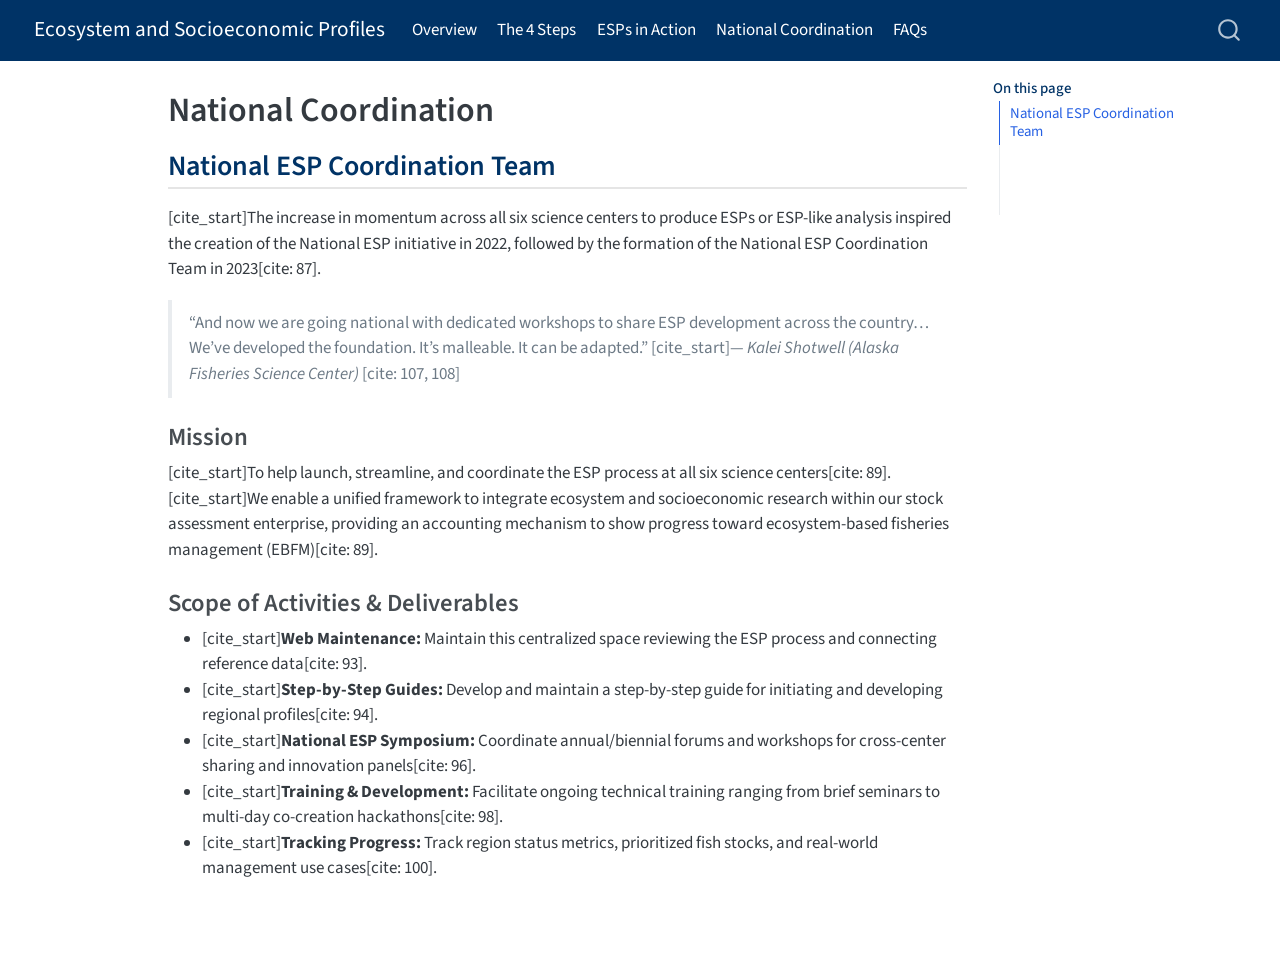
<file: docs/content/coordination.qmd.html>
<!DOCTYPE html>
<html xmlns="http://www.w3.org/1999/xhtml" lang="en" xml:lang="en"><head>

<meta charset="utf-8">
<meta name="generator" content="quarto-1.8.25">

<meta name="viewport" content="width=device-width, initial-scale=1.0, user-scalable=yes">


<title>National Coordination – Ecosystem and Socioeconomic Profiles</title>
<style>
code{white-space: pre-wrap;}
span.smallcaps{font-variant: small-caps;}
div.columns{display: flex; gap: min(4vw, 1.5em);}
div.column{flex: auto; overflow-x: auto;}
div.hanging-indent{margin-left: 1.5em; text-indent: -1.5em;}
ul.task-list{list-style: none;}
ul.task-list li input[type="checkbox"] {
  width: 0.8em;
  margin: 0 0.8em 0.2em -1em; /* quarto-specific, see https://github.com/quarto-dev/quarto-cli/issues/4556 */ 
  vertical-align: middle;
}
</style>


<script src="../site_libs/quarto-nav/quarto-nav.js"></script>
<script src="../site_libs/quarto-nav/headroom.min.js"></script>
<script src="../site_libs/clipboard/clipboard.min.js"></script>
<script src="../site_libs/quarto-search/autocomplete.umd.js"></script>
<script src="../site_libs/quarto-search/fuse.min.js"></script>
<script src="../site_libs/quarto-search/quarto-search.js"></script>
<meta name="quarto:offset" content="../">
<script src="../site_libs/quarto-html/quarto.js" type="module"></script>
<script src="../site_libs/quarto-html/tabsets/tabsets.js" type="module"></script>
<script src="../site_libs/quarto-html/axe/axe-check.js" type="module"></script>
<script src="../site_libs/quarto-html/popper.min.js"></script>
<script src="../site_libs/quarto-html/tippy.umd.min.js"></script>
<script src="../site_libs/quarto-html/anchor.min.js"></script>
<link href="../site_libs/quarto-html/tippy.css" rel="stylesheet">
<link href="../site_libs/quarto-html/quarto-syntax-highlighting-7b89279ff1a6dce999919e0e67d4d9ec.css" rel="stylesheet" id="quarto-text-highlighting-styles">
<script src="../site_libs/bootstrap/bootstrap.min.js"></script>
<link href="../site_libs/bootstrap/bootstrap-icons.css" rel="stylesheet">
<link href="../site_libs/bootstrap/bootstrap-3eb912b937f05daf4f4617c43f417ced.min.css" rel="stylesheet" append-hash="true" id="quarto-bootstrap" data-mode="light">
<script id="quarto-search-options" type="application/json">{
  "location": "navbar",
  "copy-button": false,
  "collapse-after": 3,
  "panel-placement": "end",
  "type": "overlay",
  "limit": 50,
  "keyboard-shortcut": [
    "f",
    "/",
    "s"
  ],
  "show-item-context": false,
  "language": {
    "search-no-results-text": "No results",
    "search-matching-documents-text": "matching documents",
    "search-copy-link-title": "Copy link to search",
    "search-hide-matches-text": "Hide additional matches",
    "search-more-match-text": "more match in this document",
    "search-more-matches-text": "more matches in this document",
    "search-clear-button-title": "Clear",
    "search-text-placeholder": "",
    "search-detached-cancel-button-title": "Cancel",
    "search-submit-button-title": "Submit",
    "search-label": "Search"
  }
}</script>


<link rel="stylesheet" href="../styles.css">
</head>

<body class="nav-fixed quarto-light">

<div id="quarto-search-results"></div>
  <header id="quarto-header" class="headroom fixed-top">
    <nav class="navbar navbar-expand-lg " data-bs-theme="dark">
      <div class="navbar-container container-fluid">
      <div class="navbar-brand-container mx-auto">
    <a href="../index.html" class="navbar-brand navbar-brand-logo">
    </a>
    <a class="navbar-brand" href="../index.html">
    <span class="navbar-title">Ecosystem and Socioeconomic Profiles</span>
    </a>
  </div>
            <div id="quarto-search" class="" title="Search"></div>
          <button class="navbar-toggler" type="button" data-bs-toggle="collapse" data-bs-target="#navbarCollapse" aria-controls="navbarCollapse" role="menu" aria-expanded="false" aria-label="Toggle navigation" onclick="if (window.quartoToggleHeadroom) { window.quartoToggleHeadroom(); }">
  <span class="navbar-toggler-icon"></span>
</button>
          <div class="collapse navbar-collapse" id="navbarCollapse">
            <ul class="navbar-nav navbar-nav-scroll me-auto">
  <li class="nav-item">
    <a class="nav-link" href="../index.qmd"> 
<span class="menu-text">Overview</span></a>
  </li>  
  <li class="nav-item">
    <a class="nav-link" href="../content/steps.qmd"> 
<span class="menu-text">The 4 Steps</span></a>
  </li>  
  <li class="nav-item">
    <a class="nav-link" href="../content/action.qmd"> 
<span class="menu-text">ESPs in Action</span></a>
  </li>  
  <li class="nav-item">
    <a class="nav-link" href="../content/coordination.qmd"> 
<span class="menu-text">National Coordination</span></a>
  </li>  
  <li class="nav-item">
    <a class="nav-link" href="../content/faqs.qmd"> 
<span class="menu-text">FAQs</span></a>
  </li>  
</ul>
          </div> <!-- /navcollapse -->
            <div class="quarto-navbar-tools">
</div>
      </div> <!-- /container-fluid -->
    </nav>
</header>
<!-- content -->
<div id="quarto-content" class="quarto-container page-columns page-rows-contents page-layout-article page-navbar">
<!-- sidebar -->
<!-- margin-sidebar -->
    <div id="quarto-margin-sidebar" class="sidebar margin-sidebar">
        <nav id="TOC" role="doc-toc" class="toc-active">
    <h2 id="toc-title">On this page</h2>
   
  <ul>
  <li><a href="#national-esp-coordination-team" id="toc-national-esp-coordination-team" class="nav-link active" data-scroll-target="#national-esp-coordination-team">National ESP Coordination Team</a>
  <ul class="collapse">
  <li><a href="#mission" id="toc-mission" class="nav-link" data-scroll-target="#mission">Mission</a></li>
  <li><a href="#scope-of-activities-deliverables" id="toc-scope-of-activities-deliverables" class="nav-link" data-scroll-target="#scope-of-activities-deliverables">Scope of Activities &amp; Deliverables</a></li>
  </ul></li>
  </ul>
</nav>
    </div>
<!-- main -->
<main class="content" id="quarto-document-content">

<header id="title-block-header" class="quarto-title-block default">
<div class="quarto-title">
<h1 class="title">National Coordination</h1>
</div>



<div class="quarto-title-meta">

    
  
    
  </div>
  


</header>


<section id="national-esp-coordination-team" class="level2">
<h2 class="anchored" data-anchor-id="national-esp-coordination-team">National ESP Coordination Team</h2>
<p>[cite_start]The increase in momentum across all six science centers to produce ESPs or ESP-like analysis inspired the creation of the National ESP initiative in 2022, followed by the formation of the National ESP Coordination Team in 2023[cite: 87].</p>
<blockquote class="blockquote">
<p>“And now we are going national with dedicated workshops to share ESP development across the country… We’ve developed the foundation. It’s malleable. It can be adapted.” [cite_start]— <em>Kalei Shotwell (Alaska Fisheries Science Center)</em> [cite: 107, 108]</p>
</blockquote>
<section id="mission" class="level3">
<h3 class="anchored" data-anchor-id="mission">Mission</h3>
<p>[cite_start]To help launch, streamline, and coordinate the ESP process at all six science centers[cite: 89]. [cite_start]We enable a unified framework to integrate ecosystem and socioeconomic research within our stock assessment enterprise, providing an accounting mechanism to show progress toward ecosystem-based fisheries management (EBFM)[cite: 89].</p>
</section>
<section id="scope-of-activities-deliverables" class="level3">
<h3 class="anchored" data-anchor-id="scope-of-activities-deliverables">Scope of Activities &amp; Deliverables</h3>
<ul>
<li>[cite_start]<strong>Web Maintenance:</strong> Maintain this centralized space reviewing the ESP process and connecting reference data[cite: 93].</li>
<li>[cite_start]<strong>Step-by-Step Guides:</strong> Develop and maintain a step-by-step guide for initiating and developing regional profiles[cite: 94].</li>
<li>[cite_start]<strong>National ESP Symposium:</strong> Coordinate annual/biennial forums and workshops for cross-center sharing and innovation panels[cite: 96].</li>
<li>[cite_start]<strong>Training &amp; Development:</strong> Facilitate ongoing technical training ranging from brief seminars to multi-day co-creation hackathons[cite: 98].</li>
<li>[cite_start]<strong>Tracking Progress:</strong> Track region status metrics, prioritized fish stocks, and real-world management use cases[cite: 100].</li>
</ul>


</section>
</section>

</main> <!-- /main -->
<script id="quarto-html-after-body" type="application/javascript">
  window.document.addEventListener("DOMContentLoaded", function (event) {
    const icon = "";
    const anchorJS = new window.AnchorJS();
    anchorJS.options = {
      placement: 'right',
      icon: icon
    };
    anchorJS.add('.anchored');
    const isCodeAnnotation = (el) => {
      for (const clz of el.classList) {
        if (clz.startsWith('code-annotation-')) {                     
          return true;
        }
      }
      return false;
    }
    const onCopySuccess = function(e) {
      // button target
      const button = e.trigger;
      // don't keep focus
      button.blur();
      // flash "checked"
      button.classList.add('code-copy-button-checked');
      var currentTitle = button.getAttribute("title");
      button.setAttribute("title", "Copied!");
      let tooltip;
      if (window.bootstrap) {
        button.setAttribute("data-bs-toggle", "tooltip");
        button.setAttribute("data-bs-placement", "left");
        button.setAttribute("data-bs-title", "Copied!");
        tooltip = new bootstrap.Tooltip(button, 
          { trigger: "manual", 
            customClass: "code-copy-button-tooltip",
            offset: [0, -8]});
        tooltip.show();    
      }
      setTimeout(function() {
        if (tooltip) {
          tooltip.hide();
          button.removeAttribute("data-bs-title");
          button.removeAttribute("data-bs-toggle");
          button.removeAttribute("data-bs-placement");
        }
        button.setAttribute("title", currentTitle);
        button.classList.remove('code-copy-button-checked');
      }, 1000);
      // clear code selection
      e.clearSelection();
    }
    const getTextToCopy = function(trigger) {
      const outerScaffold = trigger.parentElement.cloneNode(true);
      const codeEl = outerScaffold.querySelector('code');
      for (const childEl of codeEl.children) {
        if (isCodeAnnotation(childEl)) {
          childEl.remove();
        }
      }
      return codeEl.innerText;
    }
    const clipboard = new window.ClipboardJS('.code-copy-button:not([data-in-quarto-modal])', {
      text: getTextToCopy
    });
    clipboard.on('success', onCopySuccess);
    if (window.document.getElementById('quarto-embedded-source-code-modal')) {
      const clipboardModal = new window.ClipboardJS('.code-copy-button[data-in-quarto-modal]', {
        text: getTextToCopy,
        container: window.document.getElementById('quarto-embedded-source-code-modal')
      });
      clipboardModal.on('success', onCopySuccess);
    }
      var localhostRegex = new RegExp(/^(?:http|https):\/\/localhost\:?[0-9]*\//);
      var mailtoRegex = new RegExp(/^mailto:/);
        var filterRegex = new RegExp('/' + window.location.host + '/');
      var isInternal = (href) => {
          return filterRegex.test(href) || localhostRegex.test(href) || mailtoRegex.test(href);
      }
      // Inspect non-navigation links and adorn them if external
     var links = window.document.querySelectorAll('a[href]:not(.nav-link):not(.navbar-brand):not(.toc-action):not(.sidebar-link):not(.sidebar-item-toggle):not(.pagination-link):not(.no-external):not([aria-hidden]):not(.dropdown-item):not(.quarto-navigation-tool):not(.about-link)');
      for (var i=0; i<links.length; i++) {
        const link = links[i];
        if (!isInternal(link.href)) {
          // undo the damage that might have been done by quarto-nav.js in the case of
          // links that we want to consider external
          if (link.dataset.originalHref !== undefined) {
            link.href = link.dataset.originalHref;
          }
        }
      }
    function tippyHover(el, contentFn, onTriggerFn, onUntriggerFn) {
      const config = {
        allowHTML: true,
        maxWidth: 500,
        delay: 100,
        arrow: false,
        appendTo: function(el) {
            return el.parentElement;
        },
        interactive: true,
        interactiveBorder: 10,
        theme: 'quarto',
        placement: 'bottom-start',
      };
      if (contentFn) {
        config.content = contentFn;
      }
      if (onTriggerFn) {
        config.onTrigger = onTriggerFn;
      }
      if (onUntriggerFn) {
        config.onUntrigger = onUntriggerFn;
      }
      window.tippy(el, config); 
    }
    const noterefs = window.document.querySelectorAll('a[role="doc-noteref"]');
    for (var i=0; i<noterefs.length; i++) {
      const ref = noterefs[i];
      tippyHover(ref, function() {
        // use id or data attribute instead here
        let href = ref.getAttribute('data-footnote-href') || ref.getAttribute('href');
        try { href = new URL(href).hash; } catch {}
        const id = href.replace(/^#\/?/, "");
        const note = window.document.getElementById(id);
        if (note) {
          return note.innerHTML;
        } else {
          return "";
        }
      });
    }
    const xrefs = window.document.querySelectorAll('a.quarto-xref');
    const processXRef = (id, note) => {
      // Strip column container classes
      const stripColumnClz = (el) => {
        el.classList.remove("page-full", "page-columns");
        if (el.children) {
          for (const child of el.children) {
            stripColumnClz(child);
          }
        }
      }
      stripColumnClz(note)
      if (id === null || id.startsWith('sec-')) {
        // Special case sections, only their first couple elements
        const container = document.createElement("div");
        if (note.children && note.children.length > 2) {
          container.appendChild(note.children[0].cloneNode(true));
          for (let i = 1; i < note.children.length; i++) {
            const child = note.children[i];
            if (child.tagName === "P" && child.innerText === "") {
              continue;
            } else {
              container.appendChild(child.cloneNode(true));
              break;
            }
          }
          if (window.Quarto?.typesetMath) {
            window.Quarto.typesetMath(container);
          }
          return container.innerHTML
        } else {
          if (window.Quarto?.typesetMath) {
            window.Quarto.typesetMath(note);
          }
          return note.innerHTML;
        }
      } else {
        // Remove any anchor links if they are present
        const anchorLink = note.querySelector('a.anchorjs-link');
        if (anchorLink) {
          anchorLink.remove();
        }
        if (window.Quarto?.typesetMath) {
          window.Quarto.typesetMath(note);
        }
        if (note.classList.contains("callout")) {
          return note.outerHTML;
        } else {
          return note.innerHTML;
        }
      }
    }
    for (var i=0; i<xrefs.length; i++) {
      const xref = xrefs[i];
      tippyHover(xref, undefined, function(instance) {
        instance.disable();
        let url = xref.getAttribute('href');
        let hash = undefined; 
        if (url.startsWith('#')) {
          hash = url;
        } else {
          try { hash = new URL(url).hash; } catch {}
        }
        if (hash) {
          const id = hash.replace(/^#\/?/, "");
          const note = window.document.getElementById(id);
          if (note !== null) {
            try {
              const html = processXRef(id, note.cloneNode(true));
              instance.setContent(html);
            } finally {
              instance.enable();
              instance.show();
            }
          } else {
            // See if we can fetch this
            fetch(url.split('#')[0])
            .then(res => res.text())
            .then(html => {
              const parser = new DOMParser();
              const htmlDoc = parser.parseFromString(html, "text/html");
              const note = htmlDoc.getElementById(id);
              if (note !== null) {
                const html = processXRef(id, note);
                instance.setContent(html);
              } 
            }).finally(() => {
              instance.enable();
              instance.show();
            });
          }
        } else {
          // See if we can fetch a full url (with no hash to target)
          // This is a special case and we should probably do some content thinning / targeting
          fetch(url)
          .then(res => res.text())
          .then(html => {
            const parser = new DOMParser();
            const htmlDoc = parser.parseFromString(html, "text/html");
            const note = htmlDoc.querySelector('main.content');
            if (note !== null) {
              // This should only happen for chapter cross references
              // (since there is no id in the URL)
              // remove the first header
              if (note.children.length > 0 && note.children[0].tagName === "HEADER") {
                note.children[0].remove();
              }
              const html = processXRef(null, note);
              instance.setContent(html);
            } 
          }).finally(() => {
            instance.enable();
            instance.show();
          });
        }
      }, function(instance) {
      });
    }
        let selectedAnnoteEl;
        const selectorForAnnotation = ( cell, annotation) => {
          let cellAttr = 'data-code-cell="' + cell + '"';
          let lineAttr = 'data-code-annotation="' +  annotation + '"';
          const selector = 'span[' + cellAttr + '][' + lineAttr + ']';
          return selector;
        }
        const selectCodeLines = (annoteEl) => {
          const doc = window.document;
          const targetCell = annoteEl.getAttribute("data-target-cell");
          const targetAnnotation = annoteEl.getAttribute("data-target-annotation");
          const annoteSpan = window.document.querySelector(selectorForAnnotation(targetCell, targetAnnotation));
          const lines = annoteSpan.getAttribute("data-code-lines").split(",");
          const lineIds = lines.map((line) => {
            return targetCell + "-" + line;
          })
          let top = null;
          let height = null;
          let parent = null;
          if (lineIds.length > 0) {
              //compute the position of the single el (top and bottom and make a div)
              const el = window.document.getElementById(lineIds[0]);
              top = el.offsetTop;
              height = el.offsetHeight;
              parent = el.parentElement.parentElement;
            if (lineIds.length > 1) {
              const lastEl = window.document.getElementById(lineIds[lineIds.length - 1]);
              const bottom = lastEl.offsetTop + lastEl.offsetHeight;
              height = bottom - top;
            }
            if (top !== null && height !== null && parent !== null) {
              // cook up a div (if necessary) and position it 
              let div = window.document.getElementById("code-annotation-line-highlight");
              if (div === null) {
                div = window.document.createElement("div");
                div.setAttribute("id", "code-annotation-line-highlight");
                div.style.position = 'absolute';
                parent.appendChild(div);
              }
              div.style.top = top - 2 + "px";
              div.style.height = height + 4 + "px";
              div.style.left = 0;
              let gutterDiv = window.document.getElementById("code-annotation-line-highlight-gutter");
              if (gutterDiv === null) {
                gutterDiv = window.document.createElement("div");
                gutterDiv.setAttribute("id", "code-annotation-line-highlight-gutter");
                gutterDiv.style.position = 'absolute';
                const codeCell = window.document.getElementById(targetCell);
                const gutter = codeCell.querySelector('.code-annotation-gutter');
                gutter.appendChild(gutterDiv);
              }
              gutterDiv.style.top = top - 2 + "px";
              gutterDiv.style.height = height + 4 + "px";
            }
            selectedAnnoteEl = annoteEl;
          }
        };
        const unselectCodeLines = () => {
          const elementsIds = ["code-annotation-line-highlight", "code-annotation-line-highlight-gutter"];
          elementsIds.forEach((elId) => {
            const div = window.document.getElementById(elId);
            if (div) {
              div.remove();
            }
          });
          selectedAnnoteEl = undefined;
        };
          // Handle positioning of the toggle
      window.addEventListener(
        "resize",
        throttle(() => {
          elRect = undefined;
          if (selectedAnnoteEl) {
            selectCodeLines(selectedAnnoteEl);
          }
        }, 10)
      );
      function throttle(fn, ms) {
      let throttle = false;
      let timer;
        return (...args) => {
          if(!throttle) { // first call gets through
              fn.apply(this, args);
              throttle = true;
          } else { // all the others get throttled
              if(timer) clearTimeout(timer); // cancel #2
              timer = setTimeout(() => {
                fn.apply(this, args);
                timer = throttle = false;
              }, ms);
          }
        };
      }
        // Attach click handler to the DT
        const annoteDls = window.document.querySelectorAll('dt[data-target-cell]');
        for (const annoteDlNode of annoteDls) {
          annoteDlNode.addEventListener('click', (event) => {
            const clickedEl = event.target;
            if (clickedEl !== selectedAnnoteEl) {
              unselectCodeLines();
              const activeEl = window.document.querySelector('dt[data-target-cell].code-annotation-active');
              if (activeEl) {
                activeEl.classList.remove('code-annotation-active');
              }
              selectCodeLines(clickedEl);
              clickedEl.classList.add('code-annotation-active');
            } else {
              // Unselect the line
              unselectCodeLines();
              clickedEl.classList.remove('code-annotation-active');
            }
          });
        }
    const findCites = (el) => {
      const parentEl = el.parentElement;
      if (parentEl) {
        const cites = parentEl.dataset.cites;
        if (cites) {
          return {
            el,
            cites: cites.split(' ')
          };
        } else {
          return findCites(el.parentElement)
        }
      } else {
        return undefined;
      }
    };
    var bibliorefs = window.document.querySelectorAll('a[role="doc-biblioref"]');
    for (var i=0; i<bibliorefs.length; i++) {
      const ref = bibliorefs[i];
      const citeInfo = findCites(ref);
      if (citeInfo) {
        tippyHover(citeInfo.el, function() {
          var popup = window.document.createElement('div');
          citeInfo.cites.forEach(function(cite) {
            var citeDiv = window.document.createElement('div');
            citeDiv.classList.add('hanging-indent');
            citeDiv.classList.add('csl-entry');
            var biblioDiv = window.document.getElementById('ref-' + cite);
            if (biblioDiv) {
              citeDiv.innerHTML = biblioDiv.innerHTML;
            }
            popup.appendChild(citeDiv);
          });
          return popup.innerHTML;
        });
      }
    }
  });
  </script>
</div> <!-- /content -->




</body></html>
</file>
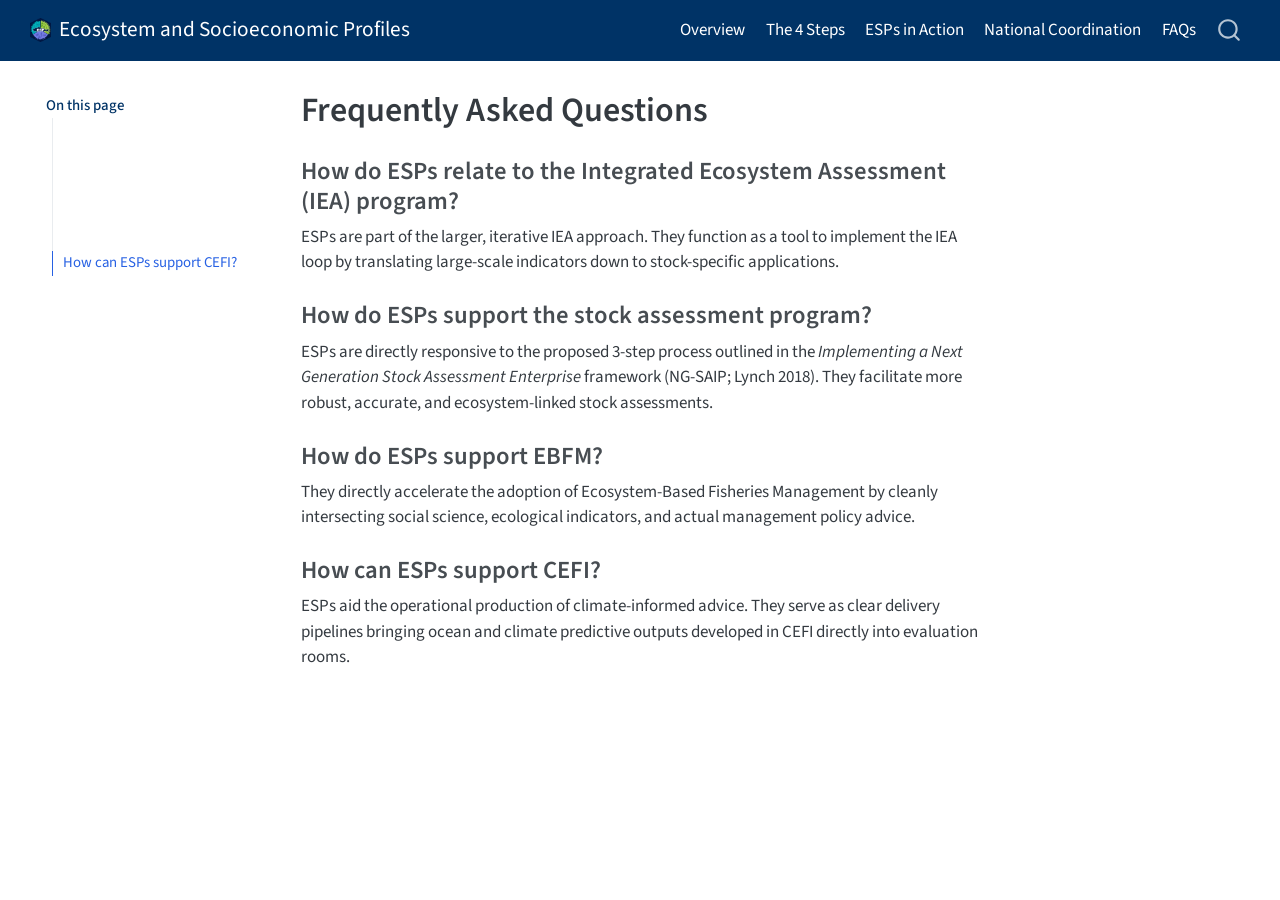
<file: docs/content/faqs.html>
<!DOCTYPE html>
<html xmlns="http://www.w3.org/1999/xhtml" lang="en" xml:lang="en"><head>

<meta charset="utf-8">
<meta name="generator" content="quarto-1.8.25">

<meta name="viewport" content="width=device-width, initial-scale=1.0, user-scalable=yes">


<title>Frequently Asked Questions – Ecosystem and Socioeconomic Profiles</title>
<style>
code{white-space: pre-wrap;}
span.smallcaps{font-variant: small-caps;}
div.columns{display: flex; gap: min(4vw, 1.5em);}
div.column{flex: auto; overflow-x: auto;}
div.hanging-indent{margin-left: 1.5em; text-indent: -1.5em;}
ul.task-list{list-style: none;}
ul.task-list li input[type="checkbox"] {
  width: 0.8em;
  margin: 0 0.8em 0.2em -1em; /* quarto-specific, see https://github.com/quarto-dev/quarto-cli/issues/4556 */ 
  vertical-align: middle;
}
</style>


<script src="../site_libs/quarto-nav/quarto-nav.js"></script>
<script src="../site_libs/quarto-nav/headroom.min.js"></script>
<script src="../site_libs/clipboard/clipboard.min.js"></script>
<script src="../site_libs/quarto-search/autocomplete.umd.js"></script>
<script src="../site_libs/quarto-search/fuse.min.js"></script>
<script src="../site_libs/quarto-search/quarto-search.js"></script>
<meta name="quarto:offset" content="../">
<script src="../site_libs/quarto-html/quarto.js" type="module"></script>
<script src="../site_libs/quarto-html/tabsets/tabsets.js" type="module"></script>
<script src="../site_libs/quarto-html/axe/axe-check.js" type="module"></script>
<script src="../site_libs/quarto-html/popper.min.js"></script>
<script src="../site_libs/quarto-html/tippy.umd.min.js"></script>
<script src="../site_libs/quarto-html/anchor.min.js"></script>
<link href="../site_libs/quarto-html/tippy.css" rel="stylesheet">
<link href="../site_libs/quarto-html/quarto-syntax-highlighting-7b89279ff1a6dce999919e0e67d4d9ec.css" rel="stylesheet" id="quarto-text-highlighting-styles">
<script src="../site_libs/bootstrap/bootstrap.min.js"></script>
<link href="../site_libs/bootstrap/bootstrap-icons.css" rel="stylesheet">
<link href="../site_libs/bootstrap/bootstrap-3eb912b937f05daf4f4617c43f417ced.min.css" rel="stylesheet" append-hash="true" id="quarto-bootstrap" data-mode="light">
<script id="quarto-search-options" type="application/json">{
  "location": "navbar",
  "copy-button": false,
  "collapse-after": 3,
  "panel-placement": "end",
  "type": "overlay",
  "limit": 50,
  "keyboard-shortcut": [
    "f",
    "/",
    "s"
  ],
  "show-item-context": false,
  "language": {
    "search-no-results-text": "No results",
    "search-matching-documents-text": "matching documents",
    "search-copy-link-title": "Copy link to search",
    "search-hide-matches-text": "Hide additional matches",
    "search-more-match-text": "more match in this document",
    "search-more-matches-text": "more matches in this document",
    "search-clear-button-title": "Clear",
    "search-text-placeholder": "",
    "search-detached-cancel-button-title": "Cancel",
    "search-submit-button-title": "Submit",
    "search-label": "Search"
  }
}</script>


<link rel="stylesheet" href="../styles.css">
</head>

<body class="floating nav-fixed quarto-light">

<div id="quarto-search-results"></div>
  <header id="quarto-header" class="headroom fixed-top">
    <nav class="navbar navbar-expand-lg " data-bs-theme="dark">
      <div class="navbar-container container-fluid">
      <div class="navbar-brand-container mx-auto">
    <a href="../index.html" class="navbar-brand navbar-brand-logo">
    <img src="../images/esp-logo.png" alt="" class="navbar-logo light-content">
    <img src="../images/esp-logo.png" alt="" class="navbar-logo dark-content">
    </a>
    <a class="navbar-brand" href="../index.html">
    <span class="navbar-title">Ecosystem and Socioeconomic Profiles</span>
    </a>
  </div>
            <div id="quarto-search" class="" title="Search"></div>
          <button class="navbar-toggler" type="button" data-bs-toggle="collapse" data-bs-target="#navbarCollapse" aria-controls="navbarCollapse" role="menu" aria-expanded="false" aria-label="Toggle navigation" onclick="if (window.quartoToggleHeadroom) { window.quartoToggleHeadroom(); }">
  <span class="navbar-toggler-icon"></span>
</button>
          <div class="collapse navbar-collapse" id="navbarCollapse">
            <ul class="navbar-nav navbar-nav-scroll ms-auto">
  <li class="nav-item">
    <a class="nav-link" href="../content/overview.html"> 
<span class="menu-text">Overview</span></a>
  </li>  
  <li class="nav-item">
    <a class="nav-link" href="../content/steps.html"> 
<span class="menu-text">The 4 Steps</span></a>
  </li>  
  <li class="nav-item">
    <a class="nav-link" href="../content/action.html"> 
<span class="menu-text">ESPs in Action</span></a>
  </li>  
  <li class="nav-item">
    <a class="nav-link" href="../content/coordination.html"> 
<span class="menu-text">National Coordination</span></a>
  </li>  
  <li class="nav-item">
    <a class="nav-link active" href="../content/faqs.html" aria-current="page"> 
<span class="menu-text">FAQs</span></a>
  </li>  
</ul>
          </div> <!-- /navcollapse -->
            <div class="quarto-navbar-tools">
</div>
      </div> <!-- /container-fluid -->
    </nav>
</header>
<!-- content -->
<div id="quarto-content" class="quarto-container page-columns page-rows-contents page-layout-article page-navbar">
<!-- sidebar -->
  <nav id="quarto-sidebar" class="sidebar collapse collapse-horizontal quarto-sidebar-collapse-item sidebar-navigation floating overflow-auto">
    <nav id="TOC" role="doc-toc" class="toc-active" data-toc-expanded="99">
    <h2 id="toc-title">On this page</h2>
   
  <ul>
  <li><a href="#how-do-esps-relate-to-the-integrated-ecosystem-assessment-iea-program" id="toc-how-do-esps-relate-to-the-integrated-ecosystem-assessment-iea-program" class="nav-link active" data-scroll-target="#how-do-esps-relate-to-the-integrated-ecosystem-assessment-iea-program">How do ESPs relate to the Integrated Ecosystem Assessment (IEA) program?</a></li>
  <li><a href="#how-do-esps-support-the-stock-assessment-program" id="toc-how-do-esps-support-the-stock-assessment-program" class="nav-link" data-scroll-target="#how-do-esps-support-the-stock-assessment-program">How do ESPs support the stock assessment program?</a></li>
  <li><a href="#how-do-esps-support-ebfm" id="toc-how-do-esps-support-ebfm" class="nav-link" data-scroll-target="#how-do-esps-support-ebfm">How do ESPs support EBFM?</a></li>
  <li><a href="#how-can-esps-support-cefi" id="toc-how-can-esps-support-cefi" class="nav-link" data-scroll-target="#how-can-esps-support-cefi">How can ESPs support CEFI?</a></li>
  </ul>
</nav>
</nav>
<div id="quarto-sidebar-glass" class="quarto-sidebar-collapse-item" data-bs-toggle="collapse" data-bs-target=".quarto-sidebar-collapse-item"></div>
<!-- margin-sidebar -->
    <div id="quarto-margin-sidebar" class="sidebar margin-sidebar zindex-bottom">
    </div>
<!-- main -->
<main class="content" id="quarto-document-content">

<header id="title-block-header" class="quarto-title-block default">
<div class="quarto-title">
<h1 class="title">Frequently Asked Questions</h1>
</div>



<div class="quarto-title-meta">

    
  
    
  </div>
  


</header>


<section id="how-do-esps-relate-to-the-integrated-ecosystem-assessment-iea-program" class="level3">
<h3 class="anchored" data-anchor-id="how-do-esps-relate-to-the-integrated-ecosystem-assessment-iea-program">How do ESPs relate to the Integrated Ecosystem Assessment (IEA) program?</h3>
<p>ESPs are part of the larger, iterative IEA approach. They function as a tool to implement the IEA loop by translating large-scale indicators down to stock-specific applications.</p>
</section>
<section id="how-do-esps-support-the-stock-assessment-program" class="level3">
<h3 class="anchored" data-anchor-id="how-do-esps-support-the-stock-assessment-program">How do ESPs support the stock assessment program?</h3>
<p>ESPs are directly responsive to the proposed 3-step process outlined in the <em>Implementing a Next Generation Stock Assessment Enterprise</em> framework (NG-SAIP; Lynch 2018). They facilitate more robust, accurate, and ecosystem-linked stock assessments.</p>
</section>
<section id="how-do-esps-support-ebfm" class="level3">
<h3 class="anchored" data-anchor-id="how-do-esps-support-ebfm">How do ESPs support EBFM?</h3>
<p>They directly accelerate the adoption of Ecosystem-Based Fisheries Management by cleanly intersecting social science, ecological indicators, and actual management policy advice.</p>
</section>
<section id="how-can-esps-support-cefi" class="level3">
<h3 class="anchored" data-anchor-id="how-can-esps-support-cefi">How can ESPs support CEFI?</h3>
<p>ESPs aid the operational production of climate-informed advice. They serve as clear delivery pipelines bringing ocean and climate predictive outputs developed in CEFI directly into evaluation rooms.</p>


</section>

</main> <!-- /main -->
<script id="quarto-html-after-body" type="application/javascript">
  window.document.addEventListener("DOMContentLoaded", function (event) {
    const icon = "";
    const anchorJS = new window.AnchorJS();
    anchorJS.options = {
      placement: 'right',
      icon: icon
    };
    anchorJS.add('.anchored');
    const isCodeAnnotation = (el) => {
      for (const clz of el.classList) {
        if (clz.startsWith('code-annotation-')) {                     
          return true;
        }
      }
      return false;
    }
    const onCopySuccess = function(e) {
      // button target
      const button = e.trigger;
      // don't keep focus
      button.blur();
      // flash "checked"
      button.classList.add('code-copy-button-checked');
      var currentTitle = button.getAttribute("title");
      button.setAttribute("title", "Copied!");
      let tooltip;
      if (window.bootstrap) {
        button.setAttribute("data-bs-toggle", "tooltip");
        button.setAttribute("data-bs-placement", "left");
        button.setAttribute("data-bs-title", "Copied!");
        tooltip = new bootstrap.Tooltip(button, 
          { trigger: "manual", 
            customClass: "code-copy-button-tooltip",
            offset: [0, -8]});
        tooltip.show();    
      }
      setTimeout(function() {
        if (tooltip) {
          tooltip.hide();
          button.removeAttribute("data-bs-title");
          button.removeAttribute("data-bs-toggle");
          button.removeAttribute("data-bs-placement");
        }
        button.setAttribute("title", currentTitle);
        button.classList.remove('code-copy-button-checked');
      }, 1000);
      // clear code selection
      e.clearSelection();
    }
    const getTextToCopy = function(trigger) {
      const outerScaffold = trigger.parentElement.cloneNode(true);
      const codeEl = outerScaffold.querySelector('code');
      for (const childEl of codeEl.children) {
        if (isCodeAnnotation(childEl)) {
          childEl.remove();
        }
      }
      return codeEl.innerText;
    }
    const clipboard = new window.ClipboardJS('.code-copy-button:not([data-in-quarto-modal])', {
      text: getTextToCopy
    });
    clipboard.on('success', onCopySuccess);
    if (window.document.getElementById('quarto-embedded-source-code-modal')) {
      const clipboardModal = new window.ClipboardJS('.code-copy-button[data-in-quarto-modal]', {
        text: getTextToCopy,
        container: window.document.getElementById('quarto-embedded-source-code-modal')
      });
      clipboardModal.on('success', onCopySuccess);
    }
      var localhostRegex = new RegExp(/^(?:http|https):\/\/localhost\:?[0-9]*\//);
      var mailtoRegex = new RegExp(/^mailto:/);
        var filterRegex = new RegExp('/' + window.location.host + '/');
      var isInternal = (href) => {
          return filterRegex.test(href) || localhostRegex.test(href) || mailtoRegex.test(href);
      }
      // Inspect non-navigation links and adorn them if external
     var links = window.document.querySelectorAll('a[href]:not(.nav-link):not(.navbar-brand):not(.toc-action):not(.sidebar-link):not(.sidebar-item-toggle):not(.pagination-link):not(.no-external):not([aria-hidden]):not(.dropdown-item):not(.quarto-navigation-tool):not(.about-link)');
      for (var i=0; i<links.length; i++) {
        const link = links[i];
        if (!isInternal(link.href)) {
          // undo the damage that might have been done by quarto-nav.js in the case of
          // links that we want to consider external
          if (link.dataset.originalHref !== undefined) {
            link.href = link.dataset.originalHref;
          }
        }
      }
    function tippyHover(el, contentFn, onTriggerFn, onUntriggerFn) {
      const config = {
        allowHTML: true,
        maxWidth: 500,
        delay: 100,
        arrow: false,
        appendTo: function(el) {
            return el.parentElement;
        },
        interactive: true,
        interactiveBorder: 10,
        theme: 'quarto',
        placement: 'bottom-start',
      };
      if (contentFn) {
        config.content = contentFn;
      }
      if (onTriggerFn) {
        config.onTrigger = onTriggerFn;
      }
      if (onUntriggerFn) {
        config.onUntrigger = onUntriggerFn;
      }
      window.tippy(el, config); 
    }
    const noterefs = window.document.querySelectorAll('a[role="doc-noteref"]');
    for (var i=0; i<noterefs.length; i++) {
      const ref = noterefs[i];
      tippyHover(ref, function() {
        // use id or data attribute instead here
        let href = ref.getAttribute('data-footnote-href') || ref.getAttribute('href');
        try { href = new URL(href).hash; } catch {}
        const id = href.replace(/^#\/?/, "");
        const note = window.document.getElementById(id);
        if (note) {
          return note.innerHTML;
        } else {
          return "";
        }
      });
    }
    const xrefs = window.document.querySelectorAll('a.quarto-xref');
    const processXRef = (id, note) => {
      // Strip column container classes
      const stripColumnClz = (el) => {
        el.classList.remove("page-full", "page-columns");
        if (el.children) {
          for (const child of el.children) {
            stripColumnClz(child);
          }
        }
      }
      stripColumnClz(note)
      if (id === null || id.startsWith('sec-')) {
        // Special case sections, only their first couple elements
        const container = document.createElement("div");
        if (note.children && note.children.length > 2) {
          container.appendChild(note.children[0].cloneNode(true));
          for (let i = 1; i < note.children.length; i++) {
            const child = note.children[i];
            if (child.tagName === "P" && child.innerText === "") {
              continue;
            } else {
              container.appendChild(child.cloneNode(true));
              break;
            }
          }
          if (window.Quarto?.typesetMath) {
            window.Quarto.typesetMath(container);
          }
          return container.innerHTML
        } else {
          if (window.Quarto?.typesetMath) {
            window.Quarto.typesetMath(note);
          }
          return note.innerHTML;
        }
      } else {
        // Remove any anchor links if they are present
        const anchorLink = note.querySelector('a.anchorjs-link');
        if (anchorLink) {
          anchorLink.remove();
        }
        if (window.Quarto?.typesetMath) {
          window.Quarto.typesetMath(note);
        }
        if (note.classList.contains("callout")) {
          return note.outerHTML;
        } else {
          return note.innerHTML;
        }
      }
    }
    for (var i=0; i<xrefs.length; i++) {
      const xref = xrefs[i];
      tippyHover(xref, undefined, function(instance) {
        instance.disable();
        let url = xref.getAttribute('href');
        let hash = undefined; 
        if (url.startsWith('#')) {
          hash = url;
        } else {
          try { hash = new URL(url).hash; } catch {}
        }
        if (hash) {
          const id = hash.replace(/^#\/?/, "");
          const note = window.document.getElementById(id);
          if (note !== null) {
            try {
              const html = processXRef(id, note.cloneNode(true));
              instance.setContent(html);
            } finally {
              instance.enable();
              instance.show();
            }
          } else {
            // See if we can fetch this
            fetch(url.split('#')[0])
            .then(res => res.text())
            .then(html => {
              const parser = new DOMParser();
              const htmlDoc = parser.parseFromString(html, "text/html");
              const note = htmlDoc.getElementById(id);
              if (note !== null) {
                const html = processXRef(id, note);
                instance.setContent(html);
              } 
            }).finally(() => {
              instance.enable();
              instance.show();
            });
          }
        } else {
          // See if we can fetch a full url (with no hash to target)
          // This is a special case and we should probably do some content thinning / targeting
          fetch(url)
          .then(res => res.text())
          .then(html => {
            const parser = new DOMParser();
            const htmlDoc = parser.parseFromString(html, "text/html");
            const note = htmlDoc.querySelector('main.content');
            if (note !== null) {
              // This should only happen for chapter cross references
              // (since there is no id in the URL)
              // remove the first header
              if (note.children.length > 0 && note.children[0].tagName === "HEADER") {
                note.children[0].remove();
              }
              const html = processXRef(null, note);
              instance.setContent(html);
            } 
          }).finally(() => {
            instance.enable();
            instance.show();
          });
        }
      }, function(instance) {
      });
    }
        let selectedAnnoteEl;
        const selectorForAnnotation = ( cell, annotation) => {
          let cellAttr = 'data-code-cell="' + cell + '"';
          let lineAttr = 'data-code-annotation="' +  annotation + '"';
          const selector = 'span[' + cellAttr + '][' + lineAttr + ']';
          return selector;
        }
        const selectCodeLines = (annoteEl) => {
          const doc = window.document;
          const targetCell = annoteEl.getAttribute("data-target-cell");
          const targetAnnotation = annoteEl.getAttribute("data-target-annotation");
          const annoteSpan = window.document.querySelector(selectorForAnnotation(targetCell, targetAnnotation));
          const lines = annoteSpan.getAttribute("data-code-lines").split(",");
          const lineIds = lines.map((line) => {
            return targetCell + "-" + line;
          })
          let top = null;
          let height = null;
          let parent = null;
          if (lineIds.length > 0) {
              //compute the position of the single el (top and bottom and make a div)
              const el = window.document.getElementById(lineIds[0]);
              top = el.offsetTop;
              height = el.offsetHeight;
              parent = el.parentElement.parentElement;
            if (lineIds.length > 1) {
              const lastEl = window.document.getElementById(lineIds[lineIds.length - 1]);
              const bottom = lastEl.offsetTop + lastEl.offsetHeight;
              height = bottom - top;
            }
            if (top !== null && height !== null && parent !== null) {
              // cook up a div (if necessary) and position it 
              let div = window.document.getElementById("code-annotation-line-highlight");
              if (div === null) {
                div = window.document.createElement("div");
                div.setAttribute("id", "code-annotation-line-highlight");
                div.style.position = 'absolute';
                parent.appendChild(div);
              }
              div.style.top = top - 2 + "px";
              div.style.height = height + 4 + "px";
              div.style.left = 0;
              let gutterDiv = window.document.getElementById("code-annotation-line-highlight-gutter");
              if (gutterDiv === null) {
                gutterDiv = window.document.createElement("div");
                gutterDiv.setAttribute("id", "code-annotation-line-highlight-gutter");
                gutterDiv.style.position = 'absolute';
                const codeCell = window.document.getElementById(targetCell);
                const gutter = codeCell.querySelector('.code-annotation-gutter');
                gutter.appendChild(gutterDiv);
              }
              gutterDiv.style.top = top - 2 + "px";
              gutterDiv.style.height = height + 4 + "px";
            }
            selectedAnnoteEl = annoteEl;
          }
        };
        const unselectCodeLines = () => {
          const elementsIds = ["code-annotation-line-highlight", "code-annotation-line-highlight-gutter"];
          elementsIds.forEach((elId) => {
            const div = window.document.getElementById(elId);
            if (div) {
              div.remove();
            }
          });
          selectedAnnoteEl = undefined;
        };
          // Handle positioning of the toggle
      window.addEventListener(
        "resize",
        throttle(() => {
          elRect = undefined;
          if (selectedAnnoteEl) {
            selectCodeLines(selectedAnnoteEl);
          }
        }, 10)
      );
      function throttle(fn, ms) {
      let throttle = false;
      let timer;
        return (...args) => {
          if(!throttle) { // first call gets through
              fn.apply(this, args);
              throttle = true;
          } else { // all the others get throttled
              if(timer) clearTimeout(timer); // cancel #2
              timer = setTimeout(() => {
                fn.apply(this, args);
                timer = throttle = false;
              }, ms);
          }
        };
      }
        // Attach click handler to the DT
        const annoteDls = window.document.querySelectorAll('dt[data-target-cell]');
        for (const annoteDlNode of annoteDls) {
          annoteDlNode.addEventListener('click', (event) => {
            const clickedEl = event.target;
            if (clickedEl !== selectedAnnoteEl) {
              unselectCodeLines();
              const activeEl = window.document.querySelector('dt[data-target-cell].code-annotation-active');
              if (activeEl) {
                activeEl.classList.remove('code-annotation-active');
              }
              selectCodeLines(clickedEl);
              clickedEl.classList.add('code-annotation-active');
            } else {
              // Unselect the line
              unselectCodeLines();
              clickedEl.classList.remove('code-annotation-active');
            }
          });
        }
    const findCites = (el) => {
      const parentEl = el.parentElement;
      if (parentEl) {
        const cites = parentEl.dataset.cites;
        if (cites) {
          return {
            el,
            cites: cites.split(' ')
          };
        } else {
          return findCites(el.parentElement)
        }
      } else {
        return undefined;
      }
    };
    var bibliorefs = window.document.querySelectorAll('a[role="doc-biblioref"]');
    for (var i=0; i<bibliorefs.length; i++) {
      const ref = bibliorefs[i];
      const citeInfo = findCites(ref);
      if (citeInfo) {
        tippyHover(citeInfo.el, function() {
          var popup = window.document.createElement('div');
          citeInfo.cites.forEach(function(cite) {
            var citeDiv = window.document.createElement('div');
            citeDiv.classList.add('hanging-indent');
            citeDiv.classList.add('csl-entry');
            var biblioDiv = window.document.getElementById('ref-' + cite);
            if (biblioDiv) {
              citeDiv.innerHTML = biblioDiv.innerHTML;
            }
            popup.appendChild(citeDiv);
          });
          return popup.innerHTML;
        });
      }
    }
  });
  </script>
</div> <!-- /content -->




</body></html>
</file>
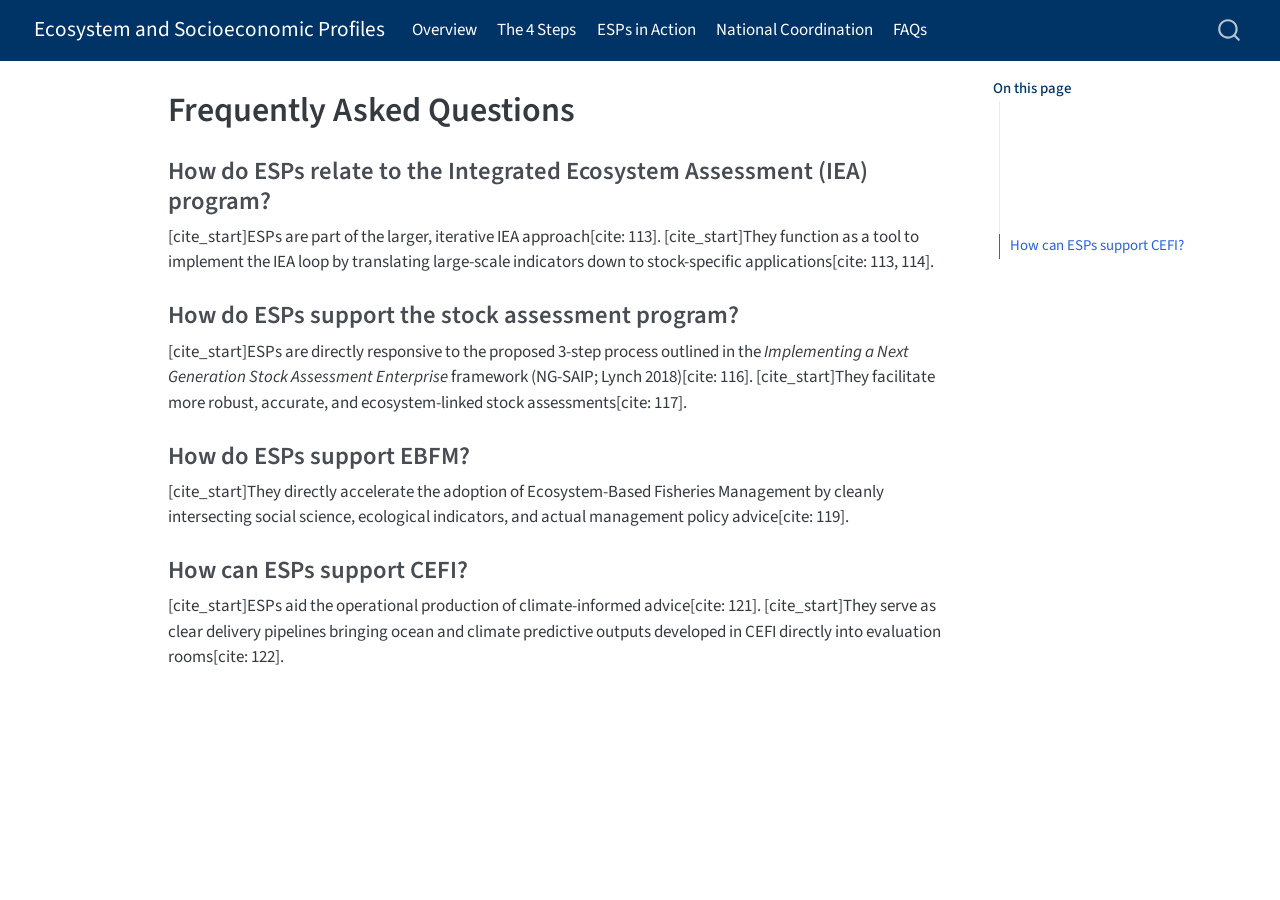
<file: docs/content/faqs.qmd.html>
<!DOCTYPE html>
<html xmlns="http://www.w3.org/1999/xhtml" lang="en" xml:lang="en"><head>

<meta charset="utf-8">
<meta name="generator" content="quarto-1.8.25">

<meta name="viewport" content="width=device-width, initial-scale=1.0, user-scalable=yes">


<title>Frequently Asked Questions – Ecosystem and Socioeconomic Profiles</title>
<style>
code{white-space: pre-wrap;}
span.smallcaps{font-variant: small-caps;}
div.columns{display: flex; gap: min(4vw, 1.5em);}
div.column{flex: auto; overflow-x: auto;}
div.hanging-indent{margin-left: 1.5em; text-indent: -1.5em;}
ul.task-list{list-style: none;}
ul.task-list li input[type="checkbox"] {
  width: 0.8em;
  margin: 0 0.8em 0.2em -1em; /* quarto-specific, see https://github.com/quarto-dev/quarto-cli/issues/4556 */ 
  vertical-align: middle;
}
</style>


<script src="../site_libs/quarto-nav/quarto-nav.js"></script>
<script src="../site_libs/quarto-nav/headroom.min.js"></script>
<script src="../site_libs/clipboard/clipboard.min.js"></script>
<script src="../site_libs/quarto-search/autocomplete.umd.js"></script>
<script src="../site_libs/quarto-search/fuse.min.js"></script>
<script src="../site_libs/quarto-search/quarto-search.js"></script>
<meta name="quarto:offset" content="../">
<script src="../site_libs/quarto-html/quarto.js" type="module"></script>
<script src="../site_libs/quarto-html/tabsets/tabsets.js" type="module"></script>
<script src="../site_libs/quarto-html/axe/axe-check.js" type="module"></script>
<script src="../site_libs/quarto-html/popper.min.js"></script>
<script src="../site_libs/quarto-html/tippy.umd.min.js"></script>
<script src="../site_libs/quarto-html/anchor.min.js"></script>
<link href="../site_libs/quarto-html/tippy.css" rel="stylesheet">
<link href="../site_libs/quarto-html/quarto-syntax-highlighting-7b89279ff1a6dce999919e0e67d4d9ec.css" rel="stylesheet" id="quarto-text-highlighting-styles">
<script src="../site_libs/bootstrap/bootstrap.min.js"></script>
<link href="../site_libs/bootstrap/bootstrap-icons.css" rel="stylesheet">
<link href="../site_libs/bootstrap/bootstrap-3eb912b937f05daf4f4617c43f417ced.min.css" rel="stylesheet" append-hash="true" id="quarto-bootstrap" data-mode="light">
<script id="quarto-search-options" type="application/json">{
  "location": "navbar",
  "copy-button": false,
  "collapse-after": 3,
  "panel-placement": "end",
  "type": "overlay",
  "limit": 50,
  "keyboard-shortcut": [
    "f",
    "/",
    "s"
  ],
  "show-item-context": false,
  "language": {
    "search-no-results-text": "No results",
    "search-matching-documents-text": "matching documents",
    "search-copy-link-title": "Copy link to search",
    "search-hide-matches-text": "Hide additional matches",
    "search-more-match-text": "more match in this document",
    "search-more-matches-text": "more matches in this document",
    "search-clear-button-title": "Clear",
    "search-text-placeholder": "",
    "search-detached-cancel-button-title": "Cancel",
    "search-submit-button-title": "Submit",
    "search-label": "Search"
  }
}</script>


<link rel="stylesheet" href="../styles.css">
</head>

<body class="nav-fixed quarto-light">

<div id="quarto-search-results"></div>
  <header id="quarto-header" class="headroom fixed-top">
    <nav class="navbar navbar-expand-lg " data-bs-theme="dark">
      <div class="navbar-container container-fluid">
      <div class="navbar-brand-container mx-auto">
    <a href="../index.html" class="navbar-brand navbar-brand-logo">
    </a>
    <a class="navbar-brand" href="../index.html">
    <span class="navbar-title">Ecosystem and Socioeconomic Profiles</span>
    </a>
  </div>
            <div id="quarto-search" class="" title="Search"></div>
          <button class="navbar-toggler" type="button" data-bs-toggle="collapse" data-bs-target="#navbarCollapse" aria-controls="navbarCollapse" role="menu" aria-expanded="false" aria-label="Toggle navigation" onclick="if (window.quartoToggleHeadroom) { window.quartoToggleHeadroom(); }">
  <span class="navbar-toggler-icon"></span>
</button>
          <div class="collapse navbar-collapse" id="navbarCollapse">
            <ul class="navbar-nav navbar-nav-scroll me-auto">
  <li class="nav-item">
    <a class="nav-link" href="../index.qmd"> 
<span class="menu-text">Overview</span></a>
  </li>  
  <li class="nav-item">
    <a class="nav-link" href="../content/steps.qmd"> 
<span class="menu-text">The 4 Steps</span></a>
  </li>  
  <li class="nav-item">
    <a class="nav-link" href="../content/action.qmd"> 
<span class="menu-text">ESPs in Action</span></a>
  </li>  
  <li class="nav-item">
    <a class="nav-link" href="../content/coordination.qmd"> 
<span class="menu-text">National Coordination</span></a>
  </li>  
  <li class="nav-item">
    <a class="nav-link" href="../content/faqs.qmd"> 
<span class="menu-text">FAQs</span></a>
  </li>  
</ul>
          </div> <!-- /navcollapse -->
            <div class="quarto-navbar-tools">
</div>
      </div> <!-- /container-fluid -->
    </nav>
</header>
<!-- content -->
<div id="quarto-content" class="quarto-container page-columns page-rows-contents page-layout-article page-navbar">
<!-- sidebar -->
<!-- margin-sidebar -->
    <div id="quarto-margin-sidebar" class="sidebar margin-sidebar">
        <nav id="TOC" role="doc-toc" class="toc-active">
    <h2 id="toc-title">On this page</h2>
   
  <ul>
  <li><a href="#how-do-esps-relate-to-the-integrated-ecosystem-assessment-iea-program" id="toc-how-do-esps-relate-to-the-integrated-ecosystem-assessment-iea-program" class="nav-link active" data-scroll-target="#how-do-esps-relate-to-the-integrated-ecosystem-assessment-iea-program">How do ESPs relate to the Integrated Ecosystem Assessment (IEA) program?</a></li>
  <li><a href="#how-do-esps-support-the-stock-assessment-program" id="toc-how-do-esps-support-the-stock-assessment-program" class="nav-link" data-scroll-target="#how-do-esps-support-the-stock-assessment-program">How do ESPs support the stock assessment program?</a></li>
  <li><a href="#how-do-esps-support-ebfm" id="toc-how-do-esps-support-ebfm" class="nav-link" data-scroll-target="#how-do-esps-support-ebfm">How do ESPs support EBFM?</a></li>
  <li><a href="#how-can-esps-support-cefi" id="toc-how-can-esps-support-cefi" class="nav-link" data-scroll-target="#how-can-esps-support-cefi">How can ESPs support CEFI?</a></li>
  </ul>
</nav>
    </div>
<!-- main -->
<main class="content" id="quarto-document-content">

<header id="title-block-header" class="quarto-title-block default">
<div class="quarto-title">
<h1 class="title">Frequently Asked Questions</h1>
</div>



<div class="quarto-title-meta">

    
  
    
  </div>
  


</header>


<section id="how-do-esps-relate-to-the-integrated-ecosystem-assessment-iea-program" class="level3">
<h3 class="anchored" data-anchor-id="how-do-esps-relate-to-the-integrated-ecosystem-assessment-iea-program">How do ESPs relate to the Integrated Ecosystem Assessment (IEA) program?</h3>
<p>[cite_start]ESPs are part of the larger, iterative IEA approach[cite: 113]. [cite_start]They function as a tool to implement the IEA loop by translating large-scale indicators down to stock-specific applications[cite: 113, 114].</p>
</section>
<section id="how-do-esps-support-the-stock-assessment-program" class="level3">
<h3 class="anchored" data-anchor-id="how-do-esps-support-the-stock-assessment-program">How do ESPs support the stock assessment program?</h3>
<p>[cite_start]ESPs are directly responsive to the proposed 3-step process outlined in the <em>Implementing a Next Generation Stock Assessment Enterprise</em> framework (NG-SAIP; Lynch 2018)[cite: 116]. [cite_start]They facilitate more robust, accurate, and ecosystem-linked stock assessments[cite: 117].</p>
</section>
<section id="how-do-esps-support-ebfm" class="level3">
<h3 class="anchored" data-anchor-id="how-do-esps-support-ebfm">How do ESPs support EBFM?</h3>
<p>[cite_start]They directly accelerate the adoption of Ecosystem-Based Fisheries Management by cleanly intersecting social science, ecological indicators, and actual management policy advice[cite: 119].</p>
</section>
<section id="how-can-esps-support-cefi" class="level3">
<h3 class="anchored" data-anchor-id="how-can-esps-support-cefi">How can ESPs support CEFI?</h3>
<p>[cite_start]ESPs aid the operational production of climate-informed advice[cite: 121]. [cite_start]They serve as clear delivery pipelines bringing ocean and climate predictive outputs developed in CEFI directly into evaluation rooms[cite: 122].</p>


</section>

</main> <!-- /main -->
<script id="quarto-html-after-body" type="application/javascript">
  window.document.addEventListener("DOMContentLoaded", function (event) {
    const icon = "";
    const anchorJS = new window.AnchorJS();
    anchorJS.options = {
      placement: 'right',
      icon: icon
    };
    anchorJS.add('.anchored');
    const isCodeAnnotation = (el) => {
      for (const clz of el.classList) {
        if (clz.startsWith('code-annotation-')) {                     
          return true;
        }
      }
      return false;
    }
    const onCopySuccess = function(e) {
      // button target
      const button = e.trigger;
      // don't keep focus
      button.blur();
      // flash "checked"
      button.classList.add('code-copy-button-checked');
      var currentTitle = button.getAttribute("title");
      button.setAttribute("title", "Copied!");
      let tooltip;
      if (window.bootstrap) {
        button.setAttribute("data-bs-toggle", "tooltip");
        button.setAttribute("data-bs-placement", "left");
        button.setAttribute("data-bs-title", "Copied!");
        tooltip = new bootstrap.Tooltip(button, 
          { trigger: "manual", 
            customClass: "code-copy-button-tooltip",
            offset: [0, -8]});
        tooltip.show();    
      }
      setTimeout(function() {
        if (tooltip) {
          tooltip.hide();
          button.removeAttribute("data-bs-title");
          button.removeAttribute("data-bs-toggle");
          button.removeAttribute("data-bs-placement");
        }
        button.setAttribute("title", currentTitle);
        button.classList.remove('code-copy-button-checked');
      }, 1000);
      // clear code selection
      e.clearSelection();
    }
    const getTextToCopy = function(trigger) {
      const outerScaffold = trigger.parentElement.cloneNode(true);
      const codeEl = outerScaffold.querySelector('code');
      for (const childEl of codeEl.children) {
        if (isCodeAnnotation(childEl)) {
          childEl.remove();
        }
      }
      return codeEl.innerText;
    }
    const clipboard = new window.ClipboardJS('.code-copy-button:not([data-in-quarto-modal])', {
      text: getTextToCopy
    });
    clipboard.on('success', onCopySuccess);
    if (window.document.getElementById('quarto-embedded-source-code-modal')) {
      const clipboardModal = new window.ClipboardJS('.code-copy-button[data-in-quarto-modal]', {
        text: getTextToCopy,
        container: window.document.getElementById('quarto-embedded-source-code-modal')
      });
      clipboardModal.on('success', onCopySuccess);
    }
      var localhostRegex = new RegExp(/^(?:http|https):\/\/localhost\:?[0-9]*\//);
      var mailtoRegex = new RegExp(/^mailto:/);
        var filterRegex = new RegExp('/' + window.location.host + '/');
      var isInternal = (href) => {
          return filterRegex.test(href) || localhostRegex.test(href) || mailtoRegex.test(href);
      }
      // Inspect non-navigation links and adorn them if external
     var links = window.document.querySelectorAll('a[href]:not(.nav-link):not(.navbar-brand):not(.toc-action):not(.sidebar-link):not(.sidebar-item-toggle):not(.pagination-link):not(.no-external):not([aria-hidden]):not(.dropdown-item):not(.quarto-navigation-tool):not(.about-link)');
      for (var i=0; i<links.length; i++) {
        const link = links[i];
        if (!isInternal(link.href)) {
          // undo the damage that might have been done by quarto-nav.js in the case of
          // links that we want to consider external
          if (link.dataset.originalHref !== undefined) {
            link.href = link.dataset.originalHref;
          }
        }
      }
    function tippyHover(el, contentFn, onTriggerFn, onUntriggerFn) {
      const config = {
        allowHTML: true,
        maxWidth: 500,
        delay: 100,
        arrow: false,
        appendTo: function(el) {
            return el.parentElement;
        },
        interactive: true,
        interactiveBorder: 10,
        theme: 'quarto',
        placement: 'bottom-start',
      };
      if (contentFn) {
        config.content = contentFn;
      }
      if (onTriggerFn) {
        config.onTrigger = onTriggerFn;
      }
      if (onUntriggerFn) {
        config.onUntrigger = onUntriggerFn;
      }
      window.tippy(el, config); 
    }
    const noterefs = window.document.querySelectorAll('a[role="doc-noteref"]');
    for (var i=0; i<noterefs.length; i++) {
      const ref = noterefs[i];
      tippyHover(ref, function() {
        // use id or data attribute instead here
        let href = ref.getAttribute('data-footnote-href') || ref.getAttribute('href');
        try { href = new URL(href).hash; } catch {}
        const id = href.replace(/^#\/?/, "");
        const note = window.document.getElementById(id);
        if (note) {
          return note.innerHTML;
        } else {
          return "";
        }
      });
    }
    const xrefs = window.document.querySelectorAll('a.quarto-xref');
    const processXRef = (id, note) => {
      // Strip column container classes
      const stripColumnClz = (el) => {
        el.classList.remove("page-full", "page-columns");
        if (el.children) {
          for (const child of el.children) {
            stripColumnClz(child);
          }
        }
      }
      stripColumnClz(note)
      if (id === null || id.startsWith('sec-')) {
        // Special case sections, only their first couple elements
        const container = document.createElement("div");
        if (note.children && note.children.length > 2) {
          container.appendChild(note.children[0].cloneNode(true));
          for (let i = 1; i < note.children.length; i++) {
            const child = note.children[i];
            if (child.tagName === "P" && child.innerText === "") {
              continue;
            } else {
              container.appendChild(child.cloneNode(true));
              break;
            }
          }
          if (window.Quarto?.typesetMath) {
            window.Quarto.typesetMath(container);
          }
          return container.innerHTML
        } else {
          if (window.Quarto?.typesetMath) {
            window.Quarto.typesetMath(note);
          }
          return note.innerHTML;
        }
      } else {
        // Remove any anchor links if they are present
        const anchorLink = note.querySelector('a.anchorjs-link');
        if (anchorLink) {
          anchorLink.remove();
        }
        if (window.Quarto?.typesetMath) {
          window.Quarto.typesetMath(note);
        }
        if (note.classList.contains("callout")) {
          return note.outerHTML;
        } else {
          return note.innerHTML;
        }
      }
    }
    for (var i=0; i<xrefs.length; i++) {
      const xref = xrefs[i];
      tippyHover(xref, undefined, function(instance) {
        instance.disable();
        let url = xref.getAttribute('href');
        let hash = undefined; 
        if (url.startsWith('#')) {
          hash = url;
        } else {
          try { hash = new URL(url).hash; } catch {}
        }
        if (hash) {
          const id = hash.replace(/^#\/?/, "");
          const note = window.document.getElementById(id);
          if (note !== null) {
            try {
              const html = processXRef(id, note.cloneNode(true));
              instance.setContent(html);
            } finally {
              instance.enable();
              instance.show();
            }
          } else {
            // See if we can fetch this
            fetch(url.split('#')[0])
            .then(res => res.text())
            .then(html => {
              const parser = new DOMParser();
              const htmlDoc = parser.parseFromString(html, "text/html");
              const note = htmlDoc.getElementById(id);
              if (note !== null) {
                const html = processXRef(id, note);
                instance.setContent(html);
              } 
            }).finally(() => {
              instance.enable();
              instance.show();
            });
          }
        } else {
          // See if we can fetch a full url (with no hash to target)
          // This is a special case and we should probably do some content thinning / targeting
          fetch(url)
          .then(res => res.text())
          .then(html => {
            const parser = new DOMParser();
            const htmlDoc = parser.parseFromString(html, "text/html");
            const note = htmlDoc.querySelector('main.content');
            if (note !== null) {
              // This should only happen for chapter cross references
              // (since there is no id in the URL)
              // remove the first header
              if (note.children.length > 0 && note.children[0].tagName === "HEADER") {
                note.children[0].remove();
              }
              const html = processXRef(null, note);
              instance.setContent(html);
            } 
          }).finally(() => {
            instance.enable();
            instance.show();
          });
        }
      }, function(instance) {
      });
    }
        let selectedAnnoteEl;
        const selectorForAnnotation = ( cell, annotation) => {
          let cellAttr = 'data-code-cell="' + cell + '"';
          let lineAttr = 'data-code-annotation="' +  annotation + '"';
          const selector = 'span[' + cellAttr + '][' + lineAttr + ']';
          return selector;
        }
        const selectCodeLines = (annoteEl) => {
          const doc = window.document;
          const targetCell = annoteEl.getAttribute("data-target-cell");
          const targetAnnotation = annoteEl.getAttribute("data-target-annotation");
          const annoteSpan = window.document.querySelector(selectorForAnnotation(targetCell, targetAnnotation));
          const lines = annoteSpan.getAttribute("data-code-lines").split(",");
          const lineIds = lines.map((line) => {
            return targetCell + "-" + line;
          })
          let top = null;
          let height = null;
          let parent = null;
          if (lineIds.length > 0) {
              //compute the position of the single el (top and bottom and make a div)
              const el = window.document.getElementById(lineIds[0]);
              top = el.offsetTop;
              height = el.offsetHeight;
              parent = el.parentElement.parentElement;
            if (lineIds.length > 1) {
              const lastEl = window.document.getElementById(lineIds[lineIds.length - 1]);
              const bottom = lastEl.offsetTop + lastEl.offsetHeight;
              height = bottom - top;
            }
            if (top !== null && height !== null && parent !== null) {
              // cook up a div (if necessary) and position it 
              let div = window.document.getElementById("code-annotation-line-highlight");
              if (div === null) {
                div = window.document.createElement("div");
                div.setAttribute("id", "code-annotation-line-highlight");
                div.style.position = 'absolute';
                parent.appendChild(div);
              }
              div.style.top = top - 2 + "px";
              div.style.height = height + 4 + "px";
              div.style.left = 0;
              let gutterDiv = window.document.getElementById("code-annotation-line-highlight-gutter");
              if (gutterDiv === null) {
                gutterDiv = window.document.createElement("div");
                gutterDiv.setAttribute("id", "code-annotation-line-highlight-gutter");
                gutterDiv.style.position = 'absolute';
                const codeCell = window.document.getElementById(targetCell);
                const gutter = codeCell.querySelector('.code-annotation-gutter');
                gutter.appendChild(gutterDiv);
              }
              gutterDiv.style.top = top - 2 + "px";
              gutterDiv.style.height = height + 4 + "px";
            }
            selectedAnnoteEl = annoteEl;
          }
        };
        const unselectCodeLines = () => {
          const elementsIds = ["code-annotation-line-highlight", "code-annotation-line-highlight-gutter"];
          elementsIds.forEach((elId) => {
            const div = window.document.getElementById(elId);
            if (div) {
              div.remove();
            }
          });
          selectedAnnoteEl = undefined;
        };
          // Handle positioning of the toggle
      window.addEventListener(
        "resize",
        throttle(() => {
          elRect = undefined;
          if (selectedAnnoteEl) {
            selectCodeLines(selectedAnnoteEl);
          }
        }, 10)
      );
      function throttle(fn, ms) {
      let throttle = false;
      let timer;
        return (...args) => {
          if(!throttle) { // first call gets through
              fn.apply(this, args);
              throttle = true;
          } else { // all the others get throttled
              if(timer) clearTimeout(timer); // cancel #2
              timer = setTimeout(() => {
                fn.apply(this, args);
                timer = throttle = false;
              }, ms);
          }
        };
      }
        // Attach click handler to the DT
        const annoteDls = window.document.querySelectorAll('dt[data-target-cell]');
        for (const annoteDlNode of annoteDls) {
          annoteDlNode.addEventListener('click', (event) => {
            const clickedEl = event.target;
            if (clickedEl !== selectedAnnoteEl) {
              unselectCodeLines();
              const activeEl = window.document.querySelector('dt[data-target-cell].code-annotation-active');
              if (activeEl) {
                activeEl.classList.remove('code-annotation-active');
              }
              selectCodeLines(clickedEl);
              clickedEl.classList.add('code-annotation-active');
            } else {
              // Unselect the line
              unselectCodeLines();
              clickedEl.classList.remove('code-annotation-active');
            }
          });
        }
    const findCites = (el) => {
      const parentEl = el.parentElement;
      if (parentEl) {
        const cites = parentEl.dataset.cites;
        if (cites) {
          return {
            el,
            cites: cites.split(' ')
          };
        } else {
          return findCites(el.parentElement)
        }
      } else {
        return undefined;
      }
    };
    var bibliorefs = window.document.querySelectorAll('a[role="doc-biblioref"]');
    for (var i=0; i<bibliorefs.length; i++) {
      const ref = bibliorefs[i];
      const citeInfo = findCites(ref);
      if (citeInfo) {
        tippyHover(citeInfo.el, function() {
          var popup = window.document.createElement('div');
          citeInfo.cites.forEach(function(cite) {
            var citeDiv = window.document.createElement('div');
            citeDiv.classList.add('hanging-indent');
            citeDiv.classList.add('csl-entry');
            var biblioDiv = window.document.getElementById('ref-' + cite);
            if (biblioDiv) {
              citeDiv.innerHTML = biblioDiv.innerHTML;
            }
            popup.appendChild(citeDiv);
          });
          return popup.innerHTML;
        });
      }
    }
  });
  </script>
</div> <!-- /content -->




</body></html>
</file>
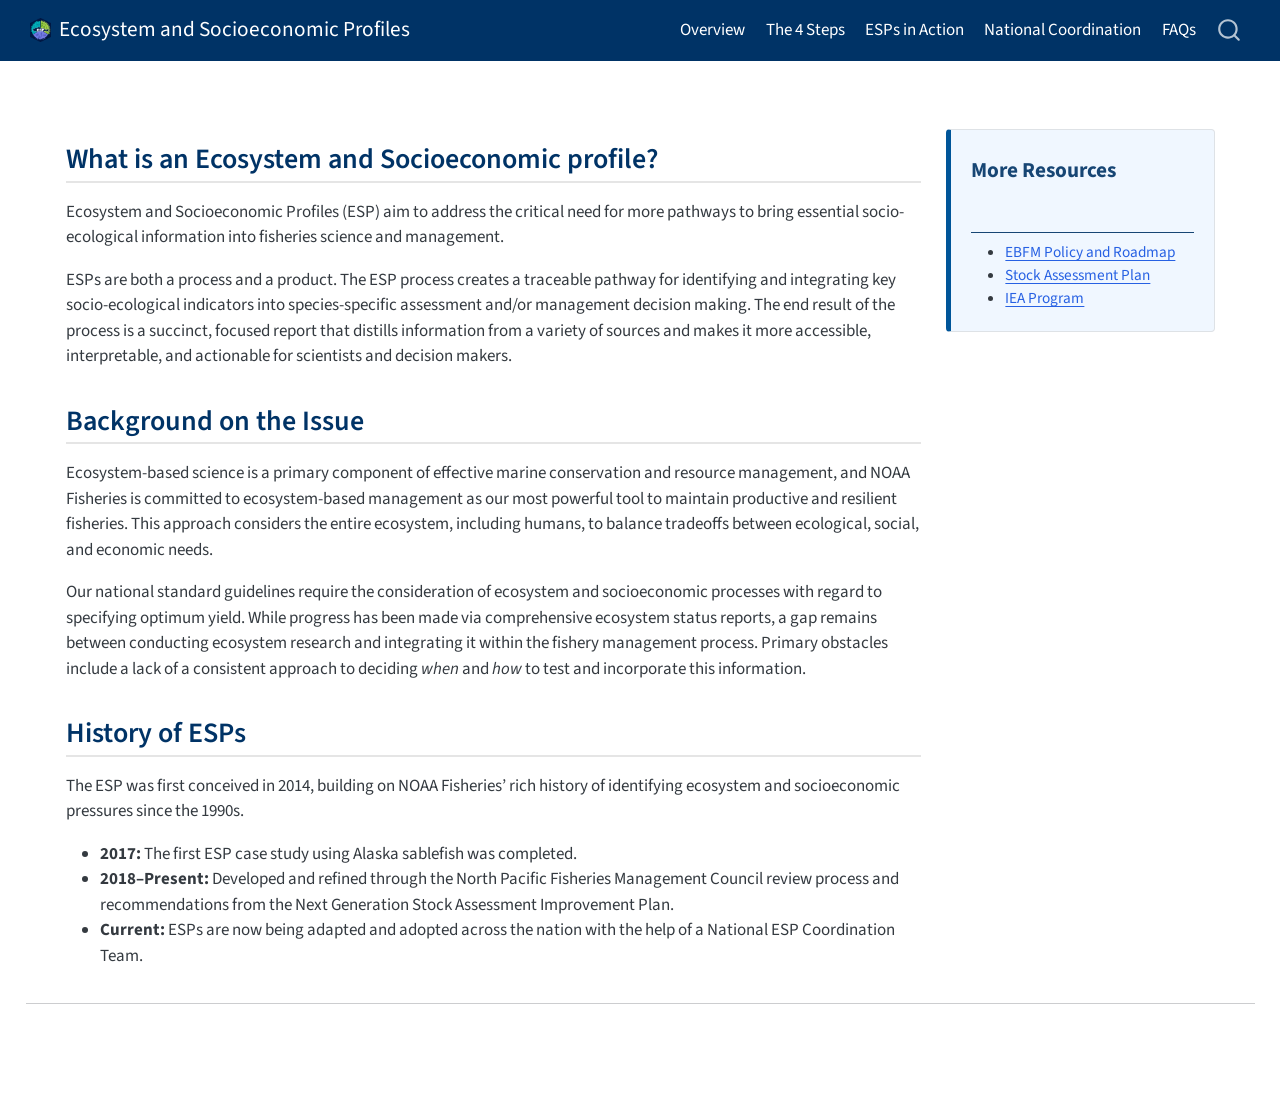
<file: docs/content/overview.html>
<!DOCTYPE html>
<html xmlns="http://www.w3.org/1999/xhtml" lang="en" xml:lang="en"><head>

<meta charset="utf-8">
<meta name="generator" content="quarto-1.8.25">

<meta name="viewport" content="width=device-width, initial-scale=1.0, user-scalable=yes">


<title>Overview – Ecosystem and Socioeconomic Profiles</title>
<style>
code{white-space: pre-wrap;}
span.smallcaps{font-variant: small-caps;}
div.columns{display: flex; gap: min(4vw, 1.5em);}
div.column{flex: auto; overflow-x: auto;}
div.hanging-indent{margin-left: 1.5em; text-indent: -1.5em;}
ul.task-list{list-style: none;}
ul.task-list li input[type="checkbox"] {
  width: 0.8em;
  margin: 0 0.8em 0.2em -1em; /* quarto-specific, see https://github.com/quarto-dev/quarto-cli/issues/4556 */ 
  vertical-align: middle;
}
</style>


<script src="../site_libs/quarto-nav/quarto-nav.js"></script>
<script src="../site_libs/quarto-nav/headroom.min.js"></script>
<script src="../site_libs/clipboard/clipboard.min.js"></script>
<script src="../site_libs/quarto-search/autocomplete.umd.js"></script>
<script src="../site_libs/quarto-search/fuse.min.js"></script>
<script src="../site_libs/quarto-search/quarto-search.js"></script>
<meta name="quarto:offset" content="../">
<script src="../site_libs/quarto-html/quarto.js" type="module"></script>
<script src="../site_libs/quarto-html/tabsets/tabsets.js" type="module"></script>
<script src="../site_libs/quarto-html/axe/axe-check.js" type="module"></script>
<script src="../site_libs/quarto-html/popper.min.js"></script>
<script src="../site_libs/quarto-html/tippy.umd.min.js"></script>
<script src="../site_libs/quarto-html/anchor.min.js"></script>
<link href="../site_libs/quarto-html/tippy.css" rel="stylesheet">
<link href="../site_libs/quarto-html/quarto-syntax-highlighting-7b89279ff1a6dce999919e0e67d4d9ec.css" rel="stylesheet" id="quarto-text-highlighting-styles">
<script src="../site_libs/bootstrap/bootstrap.min.js"></script>
<link href="../site_libs/bootstrap/bootstrap-icons.css" rel="stylesheet">
<link href="../site_libs/bootstrap/bootstrap-3eb912b937f05daf4f4617c43f417ced.min.css" rel="stylesheet" append-hash="true" id="quarto-bootstrap" data-mode="light">
<script id="quarto-search-options" type="application/json">{
  "location": "navbar",
  "copy-button": false,
  "collapse-after": 3,
  "panel-placement": "end",
  "type": "overlay",
  "limit": 50,
  "keyboard-shortcut": [
    "f",
    "/",
    "s"
  ],
  "show-item-context": false,
  "language": {
    "search-no-results-text": "No results",
    "search-matching-documents-text": "matching documents",
    "search-copy-link-title": "Copy link to search",
    "search-hide-matches-text": "Hide additional matches",
    "search-more-match-text": "more match in this document",
    "search-more-matches-text": "more matches in this document",
    "search-clear-button-title": "Clear",
    "search-text-placeholder": "",
    "search-detached-cancel-button-title": "Cancel",
    "search-submit-button-title": "Submit",
    "search-label": "Search"
  }
}</script>


<link rel="stylesheet" href="../styles.css">
</head>

<body class="floating nav-fixed quarto-light">

<div id="quarto-search-results"></div>
  <header id="quarto-header" class="headroom fixed-top">
    <nav class="navbar navbar-expand-lg " data-bs-theme="dark">
      <div class="navbar-container container-fluid">
      <div class="navbar-brand-container mx-auto">
    <a href="../index.html" class="navbar-brand navbar-brand-logo">
    <img src="../images/esp-logo.png" alt="" class="navbar-logo light-content">
    <img src="../images/esp-logo.png" alt="" class="navbar-logo dark-content">
    </a>
    <a class="navbar-brand" href="../index.html">
    <span class="navbar-title">Ecosystem and Socioeconomic Profiles</span>
    </a>
  </div>
            <div id="quarto-search" class="" title="Search"></div>
          <button class="navbar-toggler" type="button" data-bs-toggle="collapse" data-bs-target="#navbarCollapse" aria-controls="navbarCollapse" role="menu" aria-expanded="false" aria-label="Toggle navigation" onclick="if (window.quartoToggleHeadroom) { window.quartoToggleHeadroom(); }">
  <span class="navbar-toggler-icon"></span>
</button>
          <div class="collapse navbar-collapse" id="navbarCollapse">
            <ul class="navbar-nav navbar-nav-scroll ms-auto">
  <li class="nav-item">
    <a class="nav-link active" href="../content/overview.html" aria-current="page"> 
<span class="menu-text">Overview</span></a>
  </li>  
  <li class="nav-item">
    <a class="nav-link" href="../content/steps.html"> 
<span class="menu-text">The 4 Steps</span></a>
  </li>  
  <li class="nav-item">
    <a class="nav-link" href="../content/action.html"> 
<span class="menu-text">ESPs in Action</span></a>
  </li>  
  <li class="nav-item">
    <a class="nav-link" href="../content/coordination.html"> 
<span class="menu-text">National Coordination</span></a>
  </li>  
  <li class="nav-item">
    <a class="nav-link" href="../content/faqs.html"> 
<span class="menu-text">FAQs</span></a>
  </li>  
</ul>
          </div> <!-- /navcollapse -->
            <div class="quarto-navbar-tools">
</div>
      </div> <!-- /container-fluid -->
    </nav>
</header>
<!-- content -->
<div id="quarto-content" class="quarto-container page-columns page-rows-contents page-layout-full page-navbar">
<!-- sidebar -->
  
<div id="quarto-sidebar-glass" class="quarto-sidebar-collapse-item" data-bs-toggle="collapse" data-bs-target=".quarto-sidebar-collapse-item"></div>
<!-- margin-sidebar -->
    <div id="quarto-margin-sidebar" class="sidebar margin-sidebar zindex-bottom">
    </div>
<!-- main -->
<main class="content column-page" id="quarto-document-content"><header id="title-block-header" class="quarto-title-block"></header>




<div class="grid" style="max-width: 1500px; margin: 0 auto; padding: 0 40px;">
<div class="g-col-12 g-col-md-9">
<section id="what-is-an-ecosystem-and-socioeconomic-profile" class="level2">
<h2 class="anchored" data-anchor-id="what-is-an-ecosystem-and-socioeconomic-profile">What is an Ecosystem and Socioeconomic profile?</h2>
<p>Ecosystem and Socioeconomic Profiles (ESP) aim to address the critical need for more pathways to bring essential socio-ecological information into fisheries science and management.</p>
<p>ESPs are both a process and a product. The ESP process creates a traceable pathway for identifying and integrating key socio-ecological indicators into species-specific assessment and/or management decision making. The end result of the process is a succinct, focused report that distills information from a variety of sources and makes it more accessible, interpretable, and actionable for scientists and decision makers.</p>
</section>
<section id="background-on-the-issue" class="level2">
<h2 class="anchored" data-anchor-id="background-on-the-issue">Background on the Issue</h2>
<p>Ecosystem-based science is a primary component of effective marine conservation and resource management, and NOAA Fisheries is committed to ecosystem-based management as our most powerful tool to maintain productive and resilient fisheries. This approach considers the entire ecosystem, including humans, to balance tradeoffs between ecological, social, and economic needs.</p>
<p>Our national standard guidelines require the consideration of ecosystem and socioeconomic processes with regard to specifying optimum yield. While progress has been made via comprehensive ecosystem status reports, a gap remains between conducting ecosystem research and integrating it within the fishery management process. Primary obstacles include a lack of a consistent approach to deciding <em>when</em> and <em>how</em> to test and incorporate this information.</p>
</section>
<section id="history-of-esps" class="level2">
<h2 class="anchored" data-anchor-id="history-of-esps">History of ESPs</h2>
<p>The ESP was first conceived in 2014, building on NOAA Fisheries’ rich history of identifying ecosystem and socioeconomic pressures since the 1990s.</p>
<ul>
<li><strong>2017:</strong> The first ESP case study using Alaska sablefish was completed.</li>
<li><strong>2018–Present:</strong> Developed and refined through the North Pacific Fisheries Management Council review process and recommendations from the Next Generation Stock Assessment Improvement Plan.</li>
<li><strong>Current:</strong> ESPs are now being adapted and adopted across the nation with the help of a National ESP Coordination Team.</li>
</ul>
</section>
</div>
<div class="g-col-12 g-col-md-3">
<div class="callout callout-style-simple callout-note no-icon" style="background-color: #f0f7ff; border-left: 5px solid #003366; padding: 20px; border-radius: 4px;">
<div class="callout-body d-flex">
<div class="callout-icon-container">
<i class="callout-icon no-icon"></i>
</div>
<div class="callout-body-container">
<h4 style="color: #003366; margin-top: 0; font-weight: 700; border-bottom: 1px solid #003366; padding-bottom: 5px;" class="anchored">
<p>More Resources</p>
</h4>
<ul>
<li><a href="https://www.fisheries.noaa.gov/">EBFM Policy and Roadmap</a></li>
<li><a href="https://www.fisheries.noaa.gov/">Stock Assessment Plan</a></li>
<li><a href="https://www.integratedecosystemassessment.noaa.gov/">IEA Program</a></li>
</ul>
</div>
</div>
</div>
</div>
</div>
<hr>



</main> <!-- /main -->
<script id="quarto-html-after-body" type="application/javascript">
  window.document.addEventListener("DOMContentLoaded", function (event) {
    const icon = "";
    const anchorJS = new window.AnchorJS();
    anchorJS.options = {
      placement: 'right',
      icon: icon
    };
    anchorJS.add('.anchored');
    const isCodeAnnotation = (el) => {
      for (const clz of el.classList) {
        if (clz.startsWith('code-annotation-')) {                     
          return true;
        }
      }
      return false;
    }
    const onCopySuccess = function(e) {
      // button target
      const button = e.trigger;
      // don't keep focus
      button.blur();
      // flash "checked"
      button.classList.add('code-copy-button-checked');
      var currentTitle = button.getAttribute("title");
      button.setAttribute("title", "Copied!");
      let tooltip;
      if (window.bootstrap) {
        button.setAttribute("data-bs-toggle", "tooltip");
        button.setAttribute("data-bs-placement", "left");
        button.setAttribute("data-bs-title", "Copied!");
        tooltip = new bootstrap.Tooltip(button, 
          { trigger: "manual", 
            customClass: "code-copy-button-tooltip",
            offset: [0, -8]});
        tooltip.show();    
      }
      setTimeout(function() {
        if (tooltip) {
          tooltip.hide();
          button.removeAttribute("data-bs-title");
          button.removeAttribute("data-bs-toggle");
          button.removeAttribute("data-bs-placement");
        }
        button.setAttribute("title", currentTitle);
        button.classList.remove('code-copy-button-checked');
      }, 1000);
      // clear code selection
      e.clearSelection();
    }
    const getTextToCopy = function(trigger) {
      const outerScaffold = trigger.parentElement.cloneNode(true);
      const codeEl = outerScaffold.querySelector('code');
      for (const childEl of codeEl.children) {
        if (isCodeAnnotation(childEl)) {
          childEl.remove();
        }
      }
      return codeEl.innerText;
    }
    const clipboard = new window.ClipboardJS('.code-copy-button:not([data-in-quarto-modal])', {
      text: getTextToCopy
    });
    clipboard.on('success', onCopySuccess);
    if (window.document.getElementById('quarto-embedded-source-code-modal')) {
      const clipboardModal = new window.ClipboardJS('.code-copy-button[data-in-quarto-modal]', {
        text: getTextToCopy,
        container: window.document.getElementById('quarto-embedded-source-code-modal')
      });
      clipboardModal.on('success', onCopySuccess);
    }
      var localhostRegex = new RegExp(/^(?:http|https):\/\/localhost\:?[0-9]*\//);
      var mailtoRegex = new RegExp(/^mailto:/);
        var filterRegex = new RegExp('/' + window.location.host + '/');
      var isInternal = (href) => {
          return filterRegex.test(href) || localhostRegex.test(href) || mailtoRegex.test(href);
      }
      // Inspect non-navigation links and adorn them if external
     var links = window.document.querySelectorAll('a[href]:not(.nav-link):not(.navbar-brand):not(.toc-action):not(.sidebar-link):not(.sidebar-item-toggle):not(.pagination-link):not(.no-external):not([aria-hidden]):not(.dropdown-item):not(.quarto-navigation-tool):not(.about-link)');
      for (var i=0; i<links.length; i++) {
        const link = links[i];
        if (!isInternal(link.href)) {
          // undo the damage that might have been done by quarto-nav.js in the case of
          // links that we want to consider external
          if (link.dataset.originalHref !== undefined) {
            link.href = link.dataset.originalHref;
          }
        }
      }
    function tippyHover(el, contentFn, onTriggerFn, onUntriggerFn) {
      const config = {
        allowHTML: true,
        maxWidth: 500,
        delay: 100,
        arrow: false,
        appendTo: function(el) {
            return el.parentElement;
        },
        interactive: true,
        interactiveBorder: 10,
        theme: 'quarto',
        placement: 'bottom-start',
      };
      if (contentFn) {
        config.content = contentFn;
      }
      if (onTriggerFn) {
        config.onTrigger = onTriggerFn;
      }
      if (onUntriggerFn) {
        config.onUntrigger = onUntriggerFn;
      }
      window.tippy(el, config); 
    }
    const noterefs = window.document.querySelectorAll('a[role="doc-noteref"]');
    for (var i=0; i<noterefs.length; i++) {
      const ref = noterefs[i];
      tippyHover(ref, function() {
        // use id or data attribute instead here
        let href = ref.getAttribute('data-footnote-href') || ref.getAttribute('href');
        try { href = new URL(href).hash; } catch {}
        const id = href.replace(/^#\/?/, "");
        const note = window.document.getElementById(id);
        if (note) {
          return note.innerHTML;
        } else {
          return "";
        }
      });
    }
    const xrefs = window.document.querySelectorAll('a.quarto-xref');
    const processXRef = (id, note) => {
      // Strip column container classes
      const stripColumnClz = (el) => {
        el.classList.remove("page-full", "page-columns");
        if (el.children) {
          for (const child of el.children) {
            stripColumnClz(child);
          }
        }
      }
      stripColumnClz(note)
      if (id === null || id.startsWith('sec-')) {
        // Special case sections, only their first couple elements
        const container = document.createElement("div");
        if (note.children && note.children.length > 2) {
          container.appendChild(note.children[0].cloneNode(true));
          for (let i = 1; i < note.children.length; i++) {
            const child = note.children[i];
            if (child.tagName === "P" && child.innerText === "") {
              continue;
            } else {
              container.appendChild(child.cloneNode(true));
              break;
            }
          }
          if (window.Quarto?.typesetMath) {
            window.Quarto.typesetMath(container);
          }
          return container.innerHTML
        } else {
          if (window.Quarto?.typesetMath) {
            window.Quarto.typesetMath(note);
          }
          return note.innerHTML;
        }
      } else {
        // Remove any anchor links if they are present
        const anchorLink = note.querySelector('a.anchorjs-link');
        if (anchorLink) {
          anchorLink.remove();
        }
        if (window.Quarto?.typesetMath) {
          window.Quarto.typesetMath(note);
        }
        if (note.classList.contains("callout")) {
          return note.outerHTML;
        } else {
          return note.innerHTML;
        }
      }
    }
    for (var i=0; i<xrefs.length; i++) {
      const xref = xrefs[i];
      tippyHover(xref, undefined, function(instance) {
        instance.disable();
        let url = xref.getAttribute('href');
        let hash = undefined; 
        if (url.startsWith('#')) {
          hash = url;
        } else {
          try { hash = new URL(url).hash; } catch {}
        }
        if (hash) {
          const id = hash.replace(/^#\/?/, "");
          const note = window.document.getElementById(id);
          if (note !== null) {
            try {
              const html = processXRef(id, note.cloneNode(true));
              instance.setContent(html);
            } finally {
              instance.enable();
              instance.show();
            }
          } else {
            // See if we can fetch this
            fetch(url.split('#')[0])
            .then(res => res.text())
            .then(html => {
              const parser = new DOMParser();
              const htmlDoc = parser.parseFromString(html, "text/html");
              const note = htmlDoc.getElementById(id);
              if (note !== null) {
                const html = processXRef(id, note);
                instance.setContent(html);
              } 
            }).finally(() => {
              instance.enable();
              instance.show();
            });
          }
        } else {
          // See if we can fetch a full url (with no hash to target)
          // This is a special case and we should probably do some content thinning / targeting
          fetch(url)
          .then(res => res.text())
          .then(html => {
            const parser = new DOMParser();
            const htmlDoc = parser.parseFromString(html, "text/html");
            const note = htmlDoc.querySelector('main.content');
            if (note !== null) {
              // This should only happen for chapter cross references
              // (since there is no id in the URL)
              // remove the first header
              if (note.children.length > 0 && note.children[0].tagName === "HEADER") {
                note.children[0].remove();
              }
              const html = processXRef(null, note);
              instance.setContent(html);
            } 
          }).finally(() => {
            instance.enable();
            instance.show();
          });
        }
      }, function(instance) {
      });
    }
        let selectedAnnoteEl;
        const selectorForAnnotation = ( cell, annotation) => {
          let cellAttr = 'data-code-cell="' + cell + '"';
          let lineAttr = 'data-code-annotation="' +  annotation + '"';
          const selector = 'span[' + cellAttr + '][' + lineAttr + ']';
          return selector;
        }
        const selectCodeLines = (annoteEl) => {
          const doc = window.document;
          const targetCell = annoteEl.getAttribute("data-target-cell");
          const targetAnnotation = annoteEl.getAttribute("data-target-annotation");
          const annoteSpan = window.document.querySelector(selectorForAnnotation(targetCell, targetAnnotation));
          const lines = annoteSpan.getAttribute("data-code-lines").split(",");
          const lineIds = lines.map((line) => {
            return targetCell + "-" + line;
          })
          let top = null;
          let height = null;
          let parent = null;
          if (lineIds.length > 0) {
              //compute the position of the single el (top and bottom and make a div)
              const el = window.document.getElementById(lineIds[0]);
              top = el.offsetTop;
              height = el.offsetHeight;
              parent = el.parentElement.parentElement;
            if (lineIds.length > 1) {
              const lastEl = window.document.getElementById(lineIds[lineIds.length - 1]);
              const bottom = lastEl.offsetTop + lastEl.offsetHeight;
              height = bottom - top;
            }
            if (top !== null && height !== null && parent !== null) {
              // cook up a div (if necessary) and position it 
              let div = window.document.getElementById("code-annotation-line-highlight");
              if (div === null) {
                div = window.document.createElement("div");
                div.setAttribute("id", "code-annotation-line-highlight");
                div.style.position = 'absolute';
                parent.appendChild(div);
              }
              div.style.top = top - 2 + "px";
              div.style.height = height + 4 + "px";
              div.style.left = 0;
              let gutterDiv = window.document.getElementById("code-annotation-line-highlight-gutter");
              if (gutterDiv === null) {
                gutterDiv = window.document.createElement("div");
                gutterDiv.setAttribute("id", "code-annotation-line-highlight-gutter");
                gutterDiv.style.position = 'absolute';
                const codeCell = window.document.getElementById(targetCell);
                const gutter = codeCell.querySelector('.code-annotation-gutter');
                gutter.appendChild(gutterDiv);
              }
              gutterDiv.style.top = top - 2 + "px";
              gutterDiv.style.height = height + 4 + "px";
            }
            selectedAnnoteEl = annoteEl;
          }
        };
        const unselectCodeLines = () => {
          const elementsIds = ["code-annotation-line-highlight", "code-annotation-line-highlight-gutter"];
          elementsIds.forEach((elId) => {
            const div = window.document.getElementById(elId);
            if (div) {
              div.remove();
            }
          });
          selectedAnnoteEl = undefined;
        };
          // Handle positioning of the toggle
      window.addEventListener(
        "resize",
        throttle(() => {
          elRect = undefined;
          if (selectedAnnoteEl) {
            selectCodeLines(selectedAnnoteEl);
          }
        }, 10)
      );
      function throttle(fn, ms) {
      let throttle = false;
      let timer;
        return (...args) => {
          if(!throttle) { // first call gets through
              fn.apply(this, args);
              throttle = true;
          } else { // all the others get throttled
              if(timer) clearTimeout(timer); // cancel #2
              timer = setTimeout(() => {
                fn.apply(this, args);
                timer = throttle = false;
              }, ms);
          }
        };
      }
        // Attach click handler to the DT
        const annoteDls = window.document.querySelectorAll('dt[data-target-cell]');
        for (const annoteDlNode of annoteDls) {
          annoteDlNode.addEventListener('click', (event) => {
            const clickedEl = event.target;
            if (clickedEl !== selectedAnnoteEl) {
              unselectCodeLines();
              const activeEl = window.document.querySelector('dt[data-target-cell].code-annotation-active');
              if (activeEl) {
                activeEl.classList.remove('code-annotation-active');
              }
              selectCodeLines(clickedEl);
              clickedEl.classList.add('code-annotation-active');
            } else {
              // Unselect the line
              unselectCodeLines();
              clickedEl.classList.remove('code-annotation-active');
            }
          });
        }
    const findCites = (el) => {
      const parentEl = el.parentElement;
      if (parentEl) {
        const cites = parentEl.dataset.cites;
        if (cites) {
          return {
            el,
            cites: cites.split(' ')
          };
        } else {
          return findCites(el.parentElement)
        }
      } else {
        return undefined;
      }
    };
    var bibliorefs = window.document.querySelectorAll('a[role="doc-biblioref"]');
    for (var i=0; i<bibliorefs.length; i++) {
      const ref = bibliorefs[i];
      const citeInfo = findCites(ref);
      if (citeInfo) {
        tippyHover(citeInfo.el, function() {
          var popup = window.document.createElement('div');
          citeInfo.cites.forEach(function(cite) {
            var citeDiv = window.document.createElement('div');
            citeDiv.classList.add('hanging-indent');
            citeDiv.classList.add('csl-entry');
            var biblioDiv = window.document.getElementById('ref-' + cite);
            if (biblioDiv) {
              citeDiv.innerHTML = biblioDiv.innerHTML;
            }
            popup.appendChild(citeDiv);
          });
          return popup.innerHTML;
        });
      }
    }
  });
  </script>
</div> <!-- /content -->




</body></html>
</file>
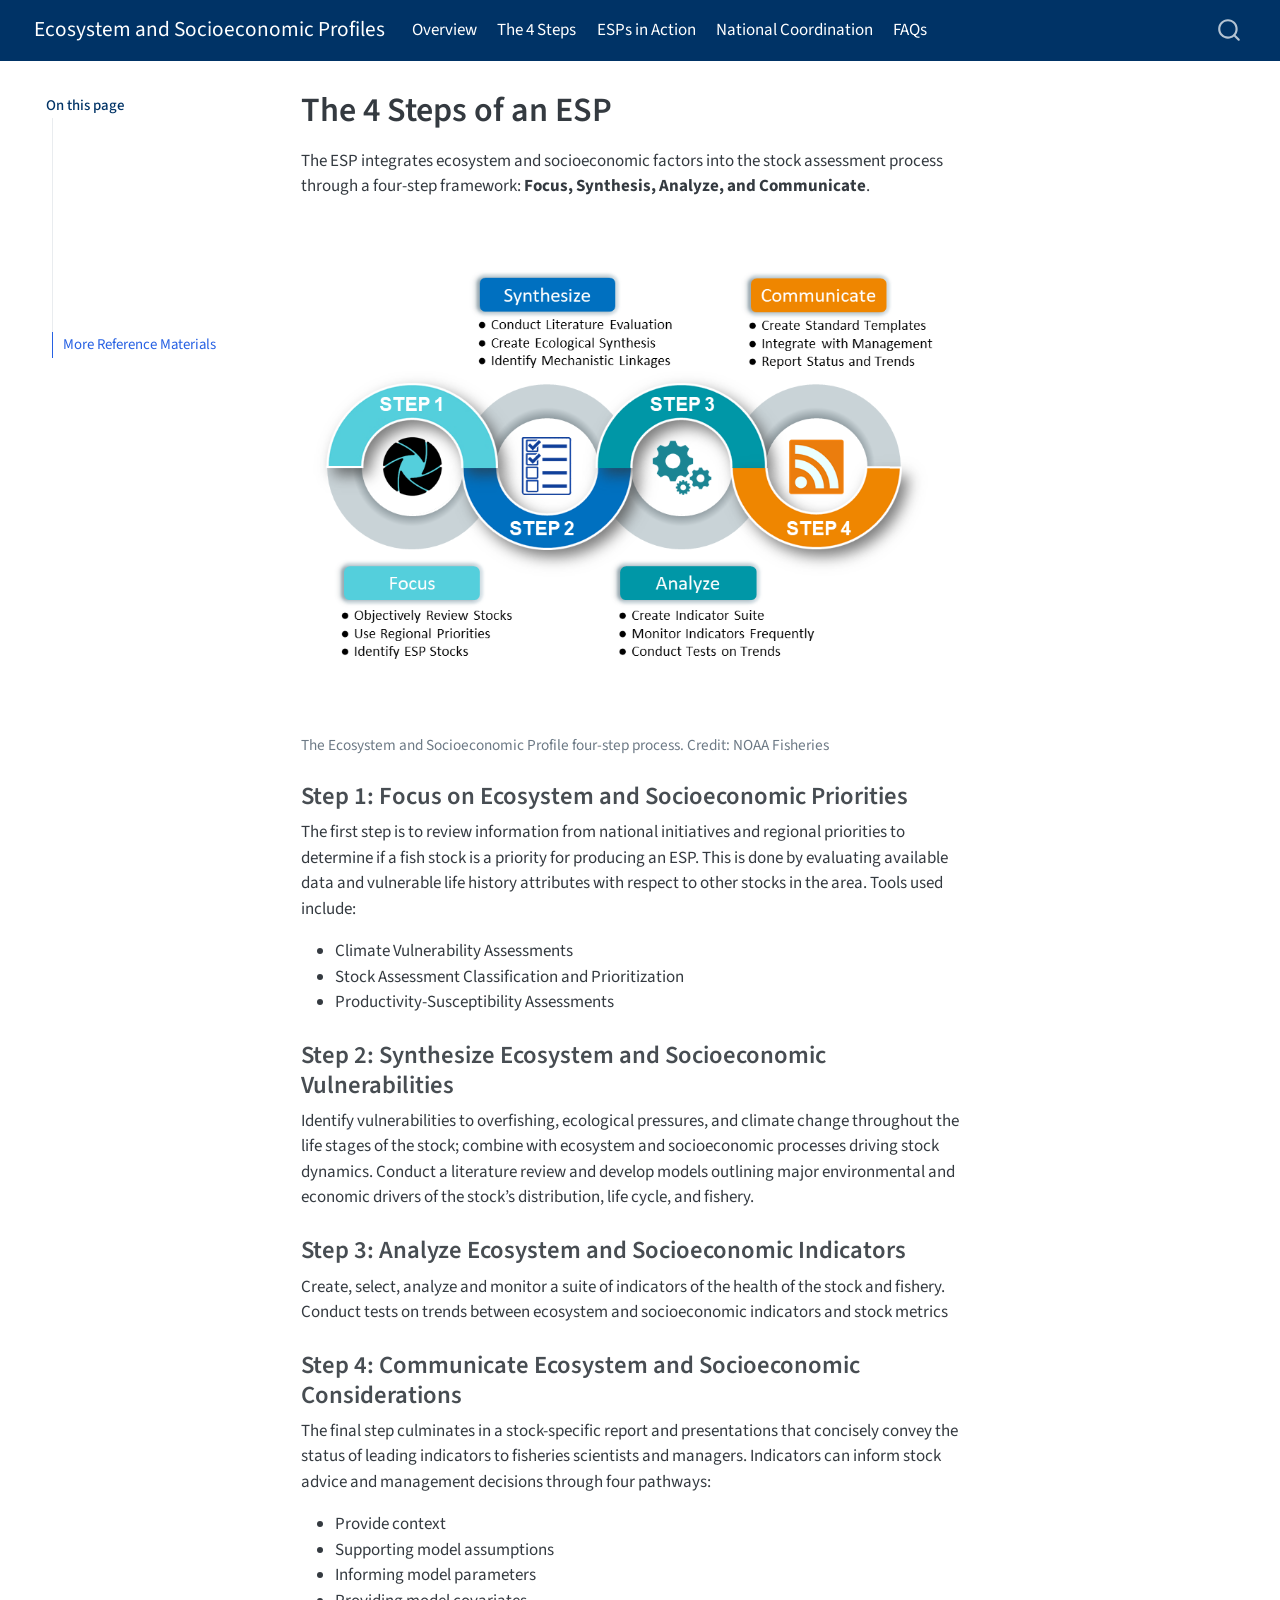
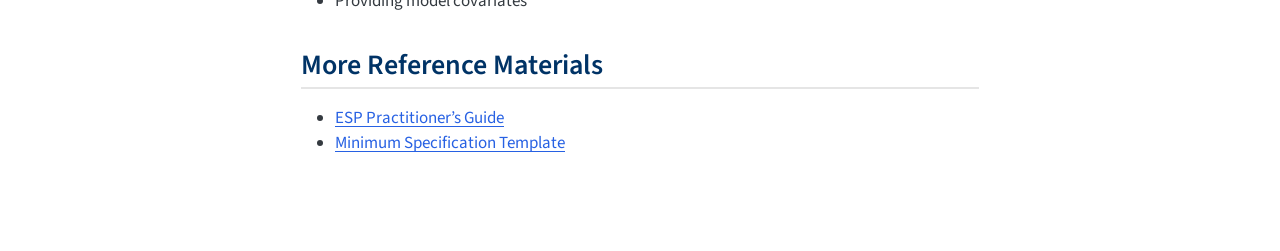
<file: docs/content/steps.html>
<!DOCTYPE html>
<html xmlns="http://www.w3.org/1999/xhtml" lang="en" xml:lang="en"><head>

<meta charset="utf-8">
<meta name="generator" content="quarto-1.8.25">

<meta name="viewport" content="width=device-width, initial-scale=1.0, user-scalable=yes">


<title>The 4 Steps of an ESP – Ecosystem and Socioeconomic Profiles</title>
<style>
code{white-space: pre-wrap;}
span.smallcaps{font-variant: small-caps;}
div.columns{display: flex; gap: min(4vw, 1.5em);}
div.column{flex: auto; overflow-x: auto;}
div.hanging-indent{margin-left: 1.5em; text-indent: -1.5em;}
ul.task-list{list-style: none;}
ul.task-list li input[type="checkbox"] {
  width: 0.8em;
  margin: 0 0.8em 0.2em -1em; /* quarto-specific, see https://github.com/quarto-dev/quarto-cli/issues/4556 */ 
  vertical-align: middle;
}
</style>


<script src="../site_libs/quarto-nav/quarto-nav.js"></script>
<script src="../site_libs/quarto-nav/headroom.min.js"></script>
<script src="../site_libs/clipboard/clipboard.min.js"></script>
<script src="../site_libs/quarto-search/autocomplete.umd.js"></script>
<script src="../site_libs/quarto-search/fuse.min.js"></script>
<script src="../site_libs/quarto-search/quarto-search.js"></script>
<meta name="quarto:offset" content="../">
<script src="../site_libs/quarto-html/quarto.js" type="module"></script>
<script src="../site_libs/quarto-html/tabsets/tabsets.js" type="module"></script>
<script src="../site_libs/quarto-html/axe/axe-check.js" type="module"></script>
<script src="../site_libs/quarto-html/popper.min.js"></script>
<script src="../site_libs/quarto-html/tippy.umd.min.js"></script>
<script src="../site_libs/quarto-html/anchor.min.js"></script>
<link href="../site_libs/quarto-html/tippy.css" rel="stylesheet">
<link href="../site_libs/quarto-html/quarto-syntax-highlighting-7b89279ff1a6dce999919e0e67d4d9ec.css" rel="stylesheet" id="quarto-text-highlighting-styles">
<script src="../site_libs/bootstrap/bootstrap.min.js"></script>
<link href="../site_libs/bootstrap/bootstrap-icons.css" rel="stylesheet">
<link href="../site_libs/bootstrap/bootstrap-3eb912b937f05daf4f4617c43f417ced.min.css" rel="stylesheet" append-hash="true" id="quarto-bootstrap" data-mode="light">
<script id="quarto-search-options" type="application/json">{
  "location": "navbar",
  "copy-button": false,
  "collapse-after": 3,
  "panel-placement": "end",
  "type": "overlay",
  "limit": 50,
  "keyboard-shortcut": [
    "f",
    "/",
    "s"
  ],
  "show-item-context": false,
  "language": {
    "search-no-results-text": "No results",
    "search-matching-documents-text": "matching documents",
    "search-copy-link-title": "Copy link to search",
    "search-hide-matches-text": "Hide additional matches",
    "search-more-match-text": "more match in this document",
    "search-more-matches-text": "more matches in this document",
    "search-clear-button-title": "Clear",
    "search-text-placeholder": "",
    "search-detached-cancel-button-title": "Cancel",
    "search-submit-button-title": "Submit",
    "search-label": "Search"
  }
}</script>


<link rel="stylesheet" href="../styles.css">
</head>

<body class="floating nav-fixed quarto-light">

<div id="quarto-search-results"></div>
  <header id="quarto-header" class="headroom fixed-top">
    <nav class="navbar navbar-expand-lg " data-bs-theme="dark">
      <div class="navbar-container container-fluid">
      <div class="navbar-brand-container mx-auto">
    <a href="../index.html" class="navbar-brand navbar-brand-logo">
    </a>
    <a class="navbar-brand" href="../index.html">
    <span class="navbar-title">Ecosystem and Socioeconomic Profiles</span>
    </a>
  </div>
            <div id="quarto-search" class="" title="Search"></div>
          <button class="navbar-toggler" type="button" data-bs-toggle="collapse" data-bs-target="#navbarCollapse" aria-controls="navbarCollapse" role="menu" aria-expanded="false" aria-label="Toggle navigation" onclick="if (window.quartoToggleHeadroom) { window.quartoToggleHeadroom(); }">
  <span class="navbar-toggler-icon"></span>
</button>
          <div class="collapse navbar-collapse" id="navbarCollapse">
            <ul class="navbar-nav navbar-nav-scroll me-auto">
  <li class="nav-item">
    <a class="nav-link" href="../index.qmd"> 
<span class="menu-text">Overview</span></a>
  </li>  
  <li class="nav-item">
    <a class="nav-link" href="../content/steps.qmd"> 
<span class="menu-text">The 4 Steps</span></a>
  </li>  
  <li class="nav-item">
    <a class="nav-link" href="../content/action.qmd"> 
<span class="menu-text">ESPs in Action</span></a>
  </li>  
  <li class="nav-item">
    <a class="nav-link" href="../content/coordination.qmd"> 
<span class="menu-text">National Coordination</span></a>
  </li>  
  <li class="nav-item">
    <a class="nav-link" href="../content/faqs.qmd"> 
<span class="menu-text">FAQs</span></a>
  </li>  
</ul>
          </div> <!-- /navcollapse -->
            <div class="quarto-navbar-tools">
</div>
      </div> <!-- /container-fluid -->
    </nav>
</header>
<!-- content -->
<div id="quarto-content" class="quarto-container page-columns page-rows-contents page-layout-article page-navbar">
<!-- sidebar -->
  <nav id="quarto-sidebar" class="sidebar collapse collapse-horizontal quarto-sidebar-collapse-item sidebar-navigation floating overflow-auto">
    <nav id="TOC" role="doc-toc" class="toc-active" data-toc-expanded="99">
    <h2 id="toc-title">On this page</h2>
   
  <ul>
  <li><a href="#step-1-focus-on-ecosystem-and-socioeconomic-priorities" id="toc-step-1-focus-on-ecosystem-and-socioeconomic-priorities" class="nav-link active" data-scroll-target="#step-1-focus-on-ecosystem-and-socioeconomic-priorities">Step 1: Focus on Ecosystem and Socioeconomic Priorities</a></li>
  <li><a href="#step-2-synthesize-ecosystem-and-socioeconomic-vulnerabilities" id="toc-step-2-synthesize-ecosystem-and-socioeconomic-vulnerabilities" class="nav-link" data-scroll-target="#step-2-synthesize-ecosystem-and-socioeconomic-vulnerabilities">Step 2: Synthesize Ecosystem and Socioeconomic Vulnerabilities</a></li>
  <li><a href="#step-3-analyze-ecosystem-and-socioeconomic-indicators" id="toc-step-3-analyze-ecosystem-and-socioeconomic-indicators" class="nav-link" data-scroll-target="#step-3-analyze-ecosystem-and-socioeconomic-indicators">Step 3: Analyze Ecosystem and Socioeconomic Indicators</a></li>
  <li><a href="#step-4-communicate-ecosystem-and-socioeconomic-considerations" id="toc-step-4-communicate-ecosystem-and-socioeconomic-considerations" class="nav-link" data-scroll-target="#step-4-communicate-ecosystem-and-socioeconomic-considerations">Step 4: Communicate Ecosystem and Socioeconomic Considerations</a></li>
  <li><a href="#more-reference-materials" id="toc-more-reference-materials" class="nav-link" data-scroll-target="#more-reference-materials">More Reference Materials</a></li>
  </ul>
</nav>
</nav>
<div id="quarto-sidebar-glass" class="quarto-sidebar-collapse-item" data-bs-toggle="collapse" data-bs-target=".quarto-sidebar-collapse-item"></div>
<!-- margin-sidebar -->
    <div id="quarto-margin-sidebar" class="sidebar margin-sidebar zindex-bottom">
    </div>
<!-- main -->
<main class="content" id="quarto-document-content">

<header id="title-block-header" class="quarto-title-block default">
<div class="quarto-title">
<h1 class="title">The 4 Steps of an ESP</h1>
</div>



<div class="quarto-title-meta">

    
  
    
  </div>
  


</header>


<p>The ESP integrates ecosystem and socioeconomic factors into the stock assessment process through a four-step framework: <strong>Focus, Synthesis, Analyze, and Communicate</strong>.</p>
<div class="quarto-figure quarto-figure-center">
<figure class="figure">
<p><img src="../images/step-diagram.png" class="img-fluid figure-img"></p>
<figcaption>The Ecosystem and Socioeconomic Profile four-step process. Credit: NOAA Fisheries</figcaption>
</figure>
</div>
<section id="step-1-focus-on-ecosystem-and-socioeconomic-priorities" class="level3">
<h3 class="anchored" data-anchor-id="step-1-focus-on-ecosystem-and-socioeconomic-priorities">Step 1: Focus on Ecosystem and Socioeconomic Priorities</h3>
<p>The first step is to review information from national initiatives and regional priorities to determine if a fish stock is a priority for producing an ESP. This is done by evaluating available data and vulnerable life history attributes with respect to other stocks in the area. Tools used include:</p>
<ul>
<li>Climate Vulnerability Assessments</li>
<li>Stock Assessment Classification and Prioritization</li>
<li>Productivity-Susceptibility Assessments</li>
</ul>
</section>
<section id="step-2-synthesize-ecosystem-and-socioeconomic-vulnerabilities" class="level3">
<h3 class="anchored" data-anchor-id="step-2-synthesize-ecosystem-and-socioeconomic-vulnerabilities">Step 2: Synthesize Ecosystem and Socioeconomic Vulnerabilities</h3>
<p>Identify vulnerabilities to overfishing, ecological pressures, and climate change throughout the life stages of the stock; combine with ecosystem and socioeconomic processes driving stock dynamics. Conduct a literature review and develop models outlining major environmental and economic drivers of the stock’s distribution, life cycle, and fishery.</p>
</section>
<section id="step-3-analyze-ecosystem-and-socioeconomic-indicators" class="level3">
<h3 class="anchored" data-anchor-id="step-3-analyze-ecosystem-and-socioeconomic-indicators">Step 3: Analyze Ecosystem and Socioeconomic Indicators</h3>
<p>Create, select, analyze and monitor a suite of indicators of the health of the stock and fishery. Conduct tests on trends between ecosystem and socioeconomic indicators and stock metrics</p>
</section>
<section id="step-4-communicate-ecosystem-and-socioeconomic-considerations" class="level3">
<h3 class="anchored" data-anchor-id="step-4-communicate-ecosystem-and-socioeconomic-considerations">Step 4: Communicate Ecosystem and Socioeconomic Considerations</h3>
<p>The final step culminates in a stock-specific report and presentations that concisely convey the status of leading indicators to fisheries scientists and managers. Indicators can inform stock advice and management decisions through four pathways:</p>
<ul>
<li>Provide context</li>
<li>Supporting model assumptions</li>
<li>Informing model parameters</li>
<li>Providing model covariates</li>
</ul>
</section>
<section id="more-reference-materials" class="level2">
<h2 class="anchored" data-anchor-id="more-reference-materials">More Reference Materials</h2>
<ul>
<li><a href="https://www.fisheries.noaa.gov/">ESP Practitioner’s Guide</a></li>
<li><a href="https://www.fisheries.noaa.gov/">Minimum Specification Template</a></li>
</ul>


</section>

</main> <!-- /main -->
<script id="quarto-html-after-body" type="application/javascript">
  window.document.addEventListener("DOMContentLoaded", function (event) {
    const icon = "";
    const anchorJS = new window.AnchorJS();
    anchorJS.options = {
      placement: 'right',
      icon: icon
    };
    anchorJS.add('.anchored');
    const isCodeAnnotation = (el) => {
      for (const clz of el.classList) {
        if (clz.startsWith('code-annotation-')) {                     
          return true;
        }
      }
      return false;
    }
    const onCopySuccess = function(e) {
      // button target
      const button = e.trigger;
      // don't keep focus
      button.blur();
      // flash "checked"
      button.classList.add('code-copy-button-checked');
      var currentTitle = button.getAttribute("title");
      button.setAttribute("title", "Copied!");
      let tooltip;
      if (window.bootstrap) {
        button.setAttribute("data-bs-toggle", "tooltip");
        button.setAttribute("data-bs-placement", "left");
        button.setAttribute("data-bs-title", "Copied!");
        tooltip = new bootstrap.Tooltip(button, 
          { trigger: "manual", 
            customClass: "code-copy-button-tooltip",
            offset: [0, -8]});
        tooltip.show();    
      }
      setTimeout(function() {
        if (tooltip) {
          tooltip.hide();
          button.removeAttribute("data-bs-title");
          button.removeAttribute("data-bs-toggle");
          button.removeAttribute("data-bs-placement");
        }
        button.setAttribute("title", currentTitle);
        button.classList.remove('code-copy-button-checked');
      }, 1000);
      // clear code selection
      e.clearSelection();
    }
    const getTextToCopy = function(trigger) {
      const outerScaffold = trigger.parentElement.cloneNode(true);
      const codeEl = outerScaffold.querySelector('code');
      for (const childEl of codeEl.children) {
        if (isCodeAnnotation(childEl)) {
          childEl.remove();
        }
      }
      return codeEl.innerText;
    }
    const clipboard = new window.ClipboardJS('.code-copy-button:not([data-in-quarto-modal])', {
      text: getTextToCopy
    });
    clipboard.on('success', onCopySuccess);
    if (window.document.getElementById('quarto-embedded-source-code-modal')) {
      const clipboardModal = new window.ClipboardJS('.code-copy-button[data-in-quarto-modal]', {
        text: getTextToCopy,
        container: window.document.getElementById('quarto-embedded-source-code-modal')
      });
      clipboardModal.on('success', onCopySuccess);
    }
      var localhostRegex = new RegExp(/^(?:http|https):\/\/localhost\:?[0-9]*\//);
      var mailtoRegex = new RegExp(/^mailto:/);
        var filterRegex = new RegExp('/' + window.location.host + '/');
      var isInternal = (href) => {
          return filterRegex.test(href) || localhostRegex.test(href) || mailtoRegex.test(href);
      }
      // Inspect non-navigation links and adorn them if external
     var links = window.document.querySelectorAll('a[href]:not(.nav-link):not(.navbar-brand):not(.toc-action):not(.sidebar-link):not(.sidebar-item-toggle):not(.pagination-link):not(.no-external):not([aria-hidden]):not(.dropdown-item):not(.quarto-navigation-tool):not(.about-link)');
      for (var i=0; i<links.length; i++) {
        const link = links[i];
        if (!isInternal(link.href)) {
          // undo the damage that might have been done by quarto-nav.js in the case of
          // links that we want to consider external
          if (link.dataset.originalHref !== undefined) {
            link.href = link.dataset.originalHref;
          }
        }
      }
    function tippyHover(el, contentFn, onTriggerFn, onUntriggerFn) {
      const config = {
        allowHTML: true,
        maxWidth: 500,
        delay: 100,
        arrow: false,
        appendTo: function(el) {
            return el.parentElement;
        },
        interactive: true,
        interactiveBorder: 10,
        theme: 'quarto',
        placement: 'bottom-start',
      };
      if (contentFn) {
        config.content = contentFn;
      }
      if (onTriggerFn) {
        config.onTrigger = onTriggerFn;
      }
      if (onUntriggerFn) {
        config.onUntrigger = onUntriggerFn;
      }
      window.tippy(el, config); 
    }
    const noterefs = window.document.querySelectorAll('a[role="doc-noteref"]');
    for (var i=0; i<noterefs.length; i++) {
      const ref = noterefs[i];
      tippyHover(ref, function() {
        // use id or data attribute instead here
        let href = ref.getAttribute('data-footnote-href') || ref.getAttribute('href');
        try { href = new URL(href).hash; } catch {}
        const id = href.replace(/^#\/?/, "");
        const note = window.document.getElementById(id);
        if (note) {
          return note.innerHTML;
        } else {
          return "";
        }
      });
    }
    const xrefs = window.document.querySelectorAll('a.quarto-xref');
    const processXRef = (id, note) => {
      // Strip column container classes
      const stripColumnClz = (el) => {
        el.classList.remove("page-full", "page-columns");
        if (el.children) {
          for (const child of el.children) {
            stripColumnClz(child);
          }
        }
      }
      stripColumnClz(note)
      if (id === null || id.startsWith('sec-')) {
        // Special case sections, only their first couple elements
        const container = document.createElement("div");
        if (note.children && note.children.length > 2) {
          container.appendChild(note.children[0].cloneNode(true));
          for (let i = 1; i < note.children.length; i++) {
            const child = note.children[i];
            if (child.tagName === "P" && child.innerText === "") {
              continue;
            } else {
              container.appendChild(child.cloneNode(true));
              break;
            }
          }
          if (window.Quarto?.typesetMath) {
            window.Quarto.typesetMath(container);
          }
          return container.innerHTML
        } else {
          if (window.Quarto?.typesetMath) {
            window.Quarto.typesetMath(note);
          }
          return note.innerHTML;
        }
      } else {
        // Remove any anchor links if they are present
        const anchorLink = note.querySelector('a.anchorjs-link');
        if (anchorLink) {
          anchorLink.remove();
        }
        if (window.Quarto?.typesetMath) {
          window.Quarto.typesetMath(note);
        }
        if (note.classList.contains("callout")) {
          return note.outerHTML;
        } else {
          return note.innerHTML;
        }
      }
    }
    for (var i=0; i<xrefs.length; i++) {
      const xref = xrefs[i];
      tippyHover(xref, undefined, function(instance) {
        instance.disable();
        let url = xref.getAttribute('href');
        let hash = undefined; 
        if (url.startsWith('#')) {
          hash = url;
        } else {
          try { hash = new URL(url).hash; } catch {}
        }
        if (hash) {
          const id = hash.replace(/^#\/?/, "");
          const note = window.document.getElementById(id);
          if (note !== null) {
            try {
              const html = processXRef(id, note.cloneNode(true));
              instance.setContent(html);
            } finally {
              instance.enable();
              instance.show();
            }
          } else {
            // See if we can fetch this
            fetch(url.split('#')[0])
            .then(res => res.text())
            .then(html => {
              const parser = new DOMParser();
              const htmlDoc = parser.parseFromString(html, "text/html");
              const note = htmlDoc.getElementById(id);
              if (note !== null) {
                const html = processXRef(id, note);
                instance.setContent(html);
              } 
            }).finally(() => {
              instance.enable();
              instance.show();
            });
          }
        } else {
          // See if we can fetch a full url (with no hash to target)
          // This is a special case and we should probably do some content thinning / targeting
          fetch(url)
          .then(res => res.text())
          .then(html => {
            const parser = new DOMParser();
            const htmlDoc = parser.parseFromString(html, "text/html");
            const note = htmlDoc.querySelector('main.content');
            if (note !== null) {
              // This should only happen for chapter cross references
              // (since there is no id in the URL)
              // remove the first header
              if (note.children.length > 0 && note.children[0].tagName === "HEADER") {
                note.children[0].remove();
              }
              const html = processXRef(null, note);
              instance.setContent(html);
            } 
          }).finally(() => {
            instance.enable();
            instance.show();
          });
        }
      }, function(instance) {
      });
    }
        let selectedAnnoteEl;
        const selectorForAnnotation = ( cell, annotation) => {
          let cellAttr = 'data-code-cell="' + cell + '"';
          let lineAttr = 'data-code-annotation="' +  annotation + '"';
          const selector = 'span[' + cellAttr + '][' + lineAttr + ']';
          return selector;
        }
        const selectCodeLines = (annoteEl) => {
          const doc = window.document;
          const targetCell = annoteEl.getAttribute("data-target-cell");
          const targetAnnotation = annoteEl.getAttribute("data-target-annotation");
          const annoteSpan = window.document.querySelector(selectorForAnnotation(targetCell, targetAnnotation));
          const lines = annoteSpan.getAttribute("data-code-lines").split(",");
          const lineIds = lines.map((line) => {
            return targetCell + "-" + line;
          })
          let top = null;
          let height = null;
          let parent = null;
          if (lineIds.length > 0) {
              //compute the position of the single el (top and bottom and make a div)
              const el = window.document.getElementById(lineIds[0]);
              top = el.offsetTop;
              height = el.offsetHeight;
              parent = el.parentElement.parentElement;
            if (lineIds.length > 1) {
              const lastEl = window.document.getElementById(lineIds[lineIds.length - 1]);
              const bottom = lastEl.offsetTop + lastEl.offsetHeight;
              height = bottom - top;
            }
            if (top !== null && height !== null && parent !== null) {
              // cook up a div (if necessary) and position it 
              let div = window.document.getElementById("code-annotation-line-highlight");
              if (div === null) {
                div = window.document.createElement("div");
                div.setAttribute("id", "code-annotation-line-highlight");
                div.style.position = 'absolute';
                parent.appendChild(div);
              }
              div.style.top = top - 2 + "px";
              div.style.height = height + 4 + "px";
              div.style.left = 0;
              let gutterDiv = window.document.getElementById("code-annotation-line-highlight-gutter");
              if (gutterDiv === null) {
                gutterDiv = window.document.createElement("div");
                gutterDiv.setAttribute("id", "code-annotation-line-highlight-gutter");
                gutterDiv.style.position = 'absolute';
                const codeCell = window.document.getElementById(targetCell);
                const gutter = codeCell.querySelector('.code-annotation-gutter');
                gutter.appendChild(gutterDiv);
              }
              gutterDiv.style.top = top - 2 + "px";
              gutterDiv.style.height = height + 4 + "px";
            }
            selectedAnnoteEl = annoteEl;
          }
        };
        const unselectCodeLines = () => {
          const elementsIds = ["code-annotation-line-highlight", "code-annotation-line-highlight-gutter"];
          elementsIds.forEach((elId) => {
            const div = window.document.getElementById(elId);
            if (div) {
              div.remove();
            }
          });
          selectedAnnoteEl = undefined;
        };
          // Handle positioning of the toggle
      window.addEventListener(
        "resize",
        throttle(() => {
          elRect = undefined;
          if (selectedAnnoteEl) {
            selectCodeLines(selectedAnnoteEl);
          }
        }, 10)
      );
      function throttle(fn, ms) {
      let throttle = false;
      let timer;
        return (...args) => {
          if(!throttle) { // first call gets through
              fn.apply(this, args);
              throttle = true;
          } else { // all the others get throttled
              if(timer) clearTimeout(timer); // cancel #2
              timer = setTimeout(() => {
                fn.apply(this, args);
                timer = throttle = false;
              }, ms);
          }
        };
      }
        // Attach click handler to the DT
        const annoteDls = window.document.querySelectorAll('dt[data-target-cell]');
        for (const annoteDlNode of annoteDls) {
          annoteDlNode.addEventListener('click', (event) => {
            const clickedEl = event.target;
            if (clickedEl !== selectedAnnoteEl) {
              unselectCodeLines();
              const activeEl = window.document.querySelector('dt[data-target-cell].code-annotation-active');
              if (activeEl) {
                activeEl.classList.remove('code-annotation-active');
              }
              selectCodeLines(clickedEl);
              clickedEl.classList.add('code-annotation-active');
            } else {
              // Unselect the line
              unselectCodeLines();
              clickedEl.classList.remove('code-annotation-active');
            }
          });
        }
    const findCites = (el) => {
      const parentEl = el.parentElement;
      if (parentEl) {
        const cites = parentEl.dataset.cites;
        if (cites) {
          return {
            el,
            cites: cites.split(' ')
          };
        } else {
          return findCites(el.parentElement)
        }
      } else {
        return undefined;
      }
    };
    var bibliorefs = window.document.querySelectorAll('a[role="doc-biblioref"]');
    for (var i=0; i<bibliorefs.length; i++) {
      const ref = bibliorefs[i];
      const citeInfo = findCites(ref);
      if (citeInfo) {
        tippyHover(citeInfo.el, function() {
          var popup = window.document.createElement('div');
          citeInfo.cites.forEach(function(cite) {
            var citeDiv = window.document.createElement('div');
            citeDiv.classList.add('hanging-indent');
            citeDiv.classList.add('csl-entry');
            var biblioDiv = window.document.getElementById('ref-' + cite);
            if (biblioDiv) {
              citeDiv.innerHTML = biblioDiv.innerHTML;
            }
            popup.appendChild(citeDiv);
          });
          return popup.innerHTML;
        });
      }
    }
  });
  </script>
</div> <!-- /content -->




</body></html>
</file>
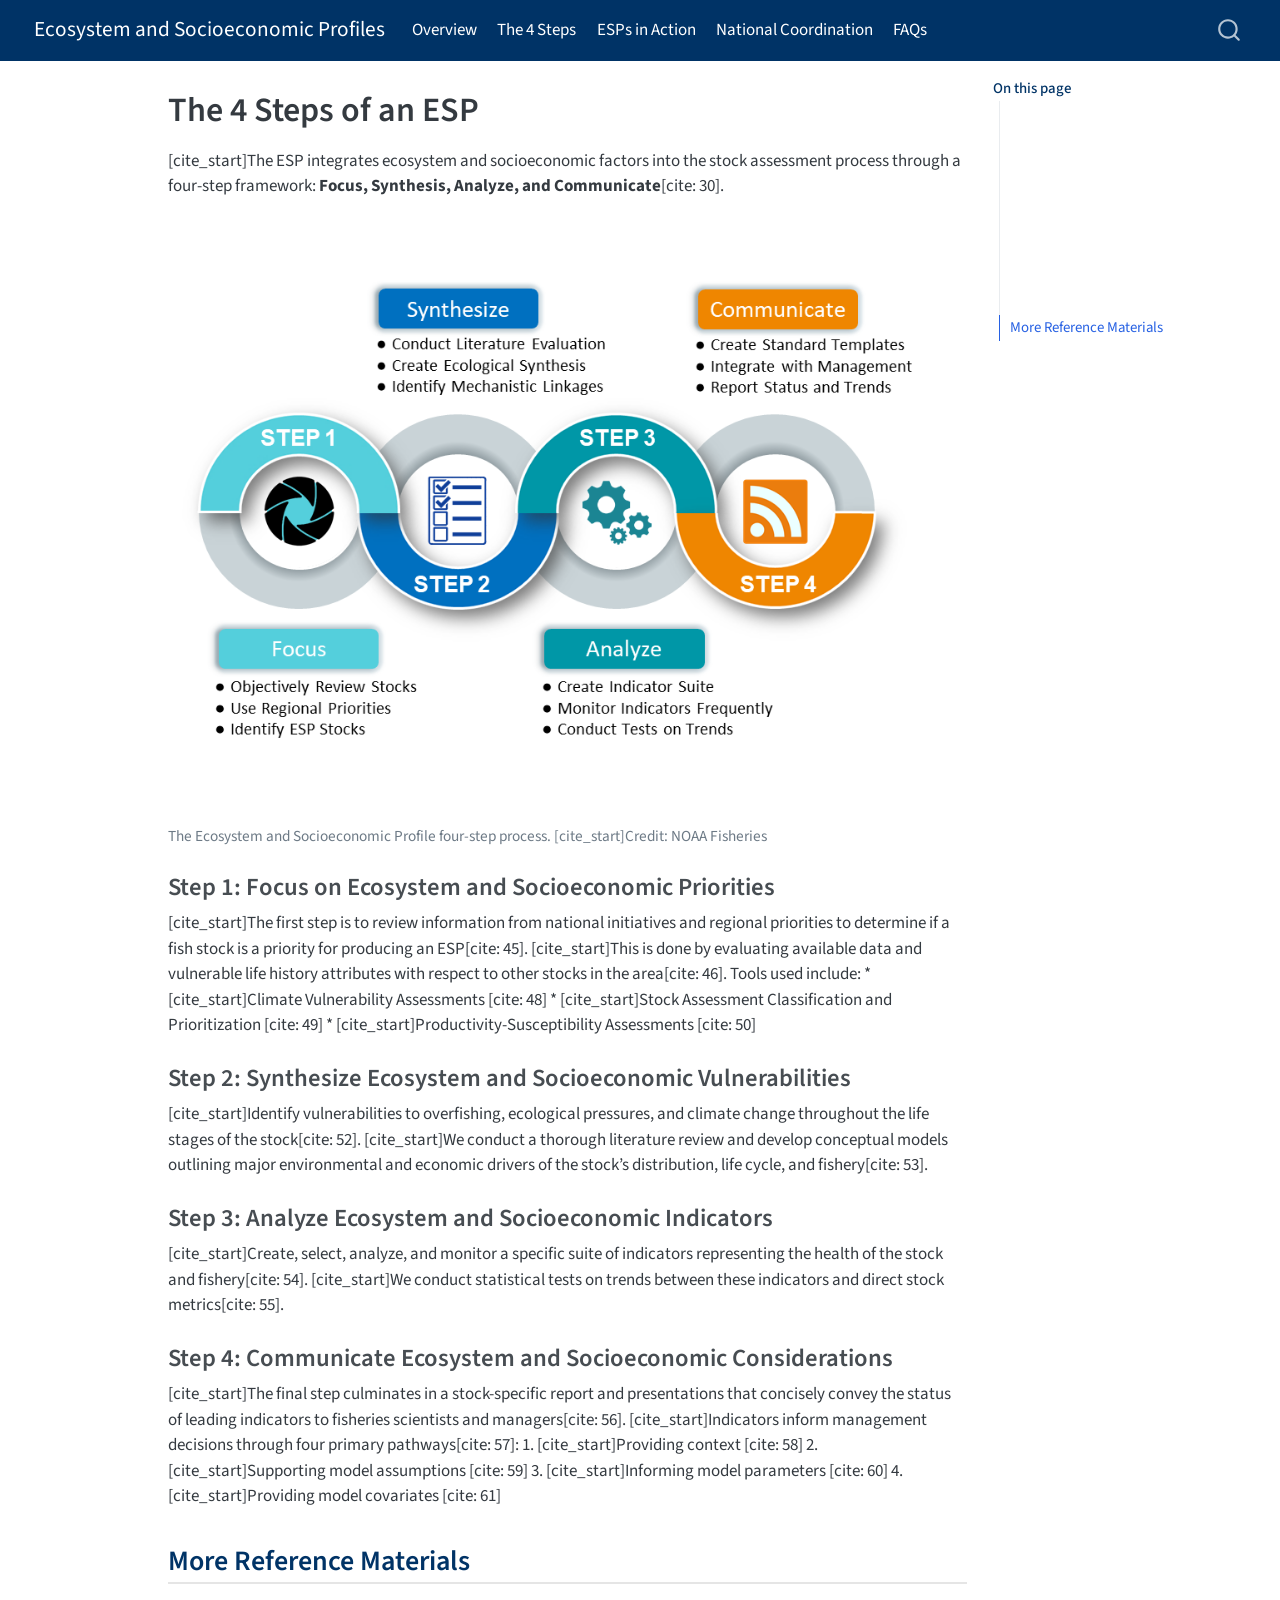
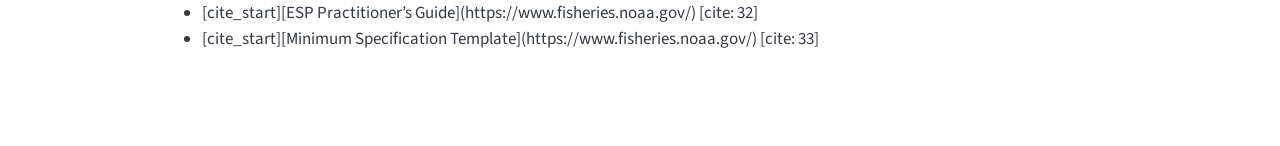
<file: docs/content/steps.qmd.html>
<!DOCTYPE html>
<html xmlns="http://www.w3.org/1999/xhtml" lang="en" xml:lang="en"><head>

<meta charset="utf-8">
<meta name="generator" content="quarto-1.8.25">

<meta name="viewport" content="width=device-width, initial-scale=1.0, user-scalable=yes">


<title>The 4 Steps of an ESP – Ecosystem and Socioeconomic Profiles</title>
<style>
code{white-space: pre-wrap;}
span.smallcaps{font-variant: small-caps;}
div.columns{display: flex; gap: min(4vw, 1.5em);}
div.column{flex: auto; overflow-x: auto;}
div.hanging-indent{margin-left: 1.5em; text-indent: -1.5em;}
ul.task-list{list-style: none;}
ul.task-list li input[type="checkbox"] {
  width: 0.8em;
  margin: 0 0.8em 0.2em -1em; /* quarto-specific, see https://github.com/quarto-dev/quarto-cli/issues/4556 */ 
  vertical-align: middle;
}
</style>


<script src="../site_libs/quarto-nav/quarto-nav.js"></script>
<script src="../site_libs/quarto-nav/headroom.min.js"></script>
<script src="../site_libs/clipboard/clipboard.min.js"></script>
<script src="../site_libs/quarto-search/autocomplete.umd.js"></script>
<script src="../site_libs/quarto-search/fuse.min.js"></script>
<script src="../site_libs/quarto-search/quarto-search.js"></script>
<meta name="quarto:offset" content="../">
<script src="../site_libs/quarto-html/quarto.js" type="module"></script>
<script src="../site_libs/quarto-html/tabsets/tabsets.js" type="module"></script>
<script src="../site_libs/quarto-html/axe/axe-check.js" type="module"></script>
<script src="../site_libs/quarto-html/popper.min.js"></script>
<script src="../site_libs/quarto-html/tippy.umd.min.js"></script>
<script src="../site_libs/quarto-html/anchor.min.js"></script>
<link href="../site_libs/quarto-html/tippy.css" rel="stylesheet">
<link href="../site_libs/quarto-html/quarto-syntax-highlighting-7b89279ff1a6dce999919e0e67d4d9ec.css" rel="stylesheet" id="quarto-text-highlighting-styles">
<script src="../site_libs/bootstrap/bootstrap.min.js"></script>
<link href="../site_libs/bootstrap/bootstrap-icons.css" rel="stylesheet">
<link href="../site_libs/bootstrap/bootstrap-3eb912b937f05daf4f4617c43f417ced.min.css" rel="stylesheet" append-hash="true" id="quarto-bootstrap" data-mode="light">
<script id="quarto-search-options" type="application/json">{
  "location": "navbar",
  "copy-button": false,
  "collapse-after": 3,
  "panel-placement": "end",
  "type": "overlay",
  "limit": 50,
  "keyboard-shortcut": [
    "f",
    "/",
    "s"
  ],
  "show-item-context": false,
  "language": {
    "search-no-results-text": "No results",
    "search-matching-documents-text": "matching documents",
    "search-copy-link-title": "Copy link to search",
    "search-hide-matches-text": "Hide additional matches",
    "search-more-match-text": "more match in this document",
    "search-more-matches-text": "more matches in this document",
    "search-clear-button-title": "Clear",
    "search-text-placeholder": "",
    "search-detached-cancel-button-title": "Cancel",
    "search-submit-button-title": "Submit",
    "search-label": "Search"
  }
}</script>


<link rel="stylesheet" href="../styles.css">
</head>

<body class="nav-fixed quarto-light">

<div id="quarto-search-results"></div>
  <header id="quarto-header" class="headroom fixed-top">
    <nav class="navbar navbar-expand-lg " data-bs-theme="dark">
      <div class="navbar-container container-fluid">
      <div class="navbar-brand-container mx-auto">
    <a href="../index.html" class="navbar-brand navbar-brand-logo">
    </a>
    <a class="navbar-brand" href="../index.html">
    <span class="navbar-title">Ecosystem and Socioeconomic Profiles</span>
    </a>
  </div>
            <div id="quarto-search" class="" title="Search"></div>
          <button class="navbar-toggler" type="button" data-bs-toggle="collapse" data-bs-target="#navbarCollapse" aria-controls="navbarCollapse" role="menu" aria-expanded="false" aria-label="Toggle navigation" onclick="if (window.quartoToggleHeadroom) { window.quartoToggleHeadroom(); }">
  <span class="navbar-toggler-icon"></span>
</button>
          <div class="collapse navbar-collapse" id="navbarCollapse">
            <ul class="navbar-nav navbar-nav-scroll me-auto">
  <li class="nav-item">
    <a class="nav-link" href="../index.qmd"> 
<span class="menu-text">Overview</span></a>
  </li>  
  <li class="nav-item">
    <a class="nav-link" href="../content/steps.qmd"> 
<span class="menu-text">The 4 Steps</span></a>
  </li>  
  <li class="nav-item">
    <a class="nav-link" href="../content/action.qmd"> 
<span class="menu-text">ESPs in Action</span></a>
  </li>  
  <li class="nav-item">
    <a class="nav-link" href="../content/coordination.qmd"> 
<span class="menu-text">National Coordination</span></a>
  </li>  
  <li class="nav-item">
    <a class="nav-link" href="../content/faqs.qmd"> 
<span class="menu-text">FAQs</span></a>
  </li>  
</ul>
          </div> <!-- /navcollapse -->
            <div class="quarto-navbar-tools">
</div>
      </div> <!-- /container-fluid -->
    </nav>
</header>
<!-- content -->
<div id="quarto-content" class="quarto-container page-columns page-rows-contents page-layout-article page-navbar">
<!-- sidebar -->
<!-- margin-sidebar -->
    <div id="quarto-margin-sidebar" class="sidebar margin-sidebar">
        <nav id="TOC" role="doc-toc" class="toc-active">
    <h2 id="toc-title">On this page</h2>
   
  <ul>
  <li><a href="#step-1-focus-on-ecosystem-and-socioeconomic-priorities" id="toc-step-1-focus-on-ecosystem-and-socioeconomic-priorities" class="nav-link active" data-scroll-target="#step-1-focus-on-ecosystem-and-socioeconomic-priorities">Step 1: Focus on Ecosystem and Socioeconomic Priorities</a></li>
  <li><a href="#step-2-synthesize-ecosystem-and-socioeconomic-vulnerabilities" id="toc-step-2-synthesize-ecosystem-and-socioeconomic-vulnerabilities" class="nav-link" data-scroll-target="#step-2-synthesize-ecosystem-and-socioeconomic-vulnerabilities">Step 2: Synthesize Ecosystem and Socioeconomic Vulnerabilities</a></li>
  <li><a href="#step-3-analyze-ecosystem-and-socioeconomic-indicators" id="toc-step-3-analyze-ecosystem-and-socioeconomic-indicators" class="nav-link" data-scroll-target="#step-3-analyze-ecosystem-and-socioeconomic-indicators">Step 3: Analyze Ecosystem and Socioeconomic Indicators</a></li>
  <li><a href="#step-4-communicate-ecosystem-and-socioeconomic-considerations" id="toc-step-4-communicate-ecosystem-and-socioeconomic-considerations" class="nav-link" data-scroll-target="#step-4-communicate-ecosystem-and-socioeconomic-considerations">Step 4: Communicate Ecosystem and Socioeconomic Considerations</a></li>
  <li><a href="#more-reference-materials" id="toc-more-reference-materials" class="nav-link" data-scroll-target="#more-reference-materials">More Reference Materials</a></li>
  </ul>
</nav>
    </div>
<!-- main -->
<main class="content" id="quarto-document-content">

<header id="title-block-header" class="quarto-title-block default">
<div class="quarto-title">
<h1 class="title">The 4 Steps of an ESP</h1>
</div>



<div class="quarto-title-meta">

    
  
    
  </div>
  


</header>


<p>[cite_start]The ESP integrates ecosystem and socioeconomic factors into the stock assessment process through a four-step framework: <strong>Focus, Synthesis, Analyze, and Communicate</strong>[cite: 30].</p>
<div class="quarto-figure quarto-figure-center">
<figure class="figure">
<p><img src="../images/step-diagram.png" class="img-fluid figure-img"></p>
<figcaption>The Ecosystem and Socioeconomic Profile four-step process. [cite_start]Credit: NOAA Fisheries</figcaption>
</figure>
</div>
<section id="step-1-focus-on-ecosystem-and-socioeconomic-priorities" class="level3">
<h3 class="anchored" data-anchor-id="step-1-focus-on-ecosystem-and-socioeconomic-priorities">Step 1: Focus on Ecosystem and Socioeconomic Priorities</h3>
<p>[cite_start]The first step is to review information from national initiatives and regional priorities to determine if a fish stock is a priority for producing an ESP[cite: 45]. [cite_start]This is done by evaluating available data and vulnerable life history attributes with respect to other stocks in the area[cite: 46]. Tools used include: * [cite_start]Climate Vulnerability Assessments [cite: 48] * [cite_start]Stock Assessment Classification and Prioritization [cite: 49] * [cite_start]Productivity-Susceptibility Assessments [cite: 50]</p>
</section>
<section id="step-2-synthesize-ecosystem-and-socioeconomic-vulnerabilities" class="level3">
<h3 class="anchored" data-anchor-id="step-2-synthesize-ecosystem-and-socioeconomic-vulnerabilities">Step 2: Synthesize Ecosystem and Socioeconomic Vulnerabilities</h3>
<p>[cite_start]Identify vulnerabilities to overfishing, ecological pressures, and climate change throughout the life stages of the stock[cite: 52]. [cite_start]We conduct a thorough literature review and develop conceptual models outlining major environmental and economic drivers of the stock’s distribution, life cycle, and fishery[cite: 53].</p>
</section>
<section id="step-3-analyze-ecosystem-and-socioeconomic-indicators" class="level3">
<h3 class="anchored" data-anchor-id="step-3-analyze-ecosystem-and-socioeconomic-indicators">Step 3: Analyze Ecosystem and Socioeconomic Indicators</h3>
<p>[cite_start]Create, select, analyze, and monitor a specific suite of indicators representing the health of the stock and fishery[cite: 54]. [cite_start]We conduct statistical tests on trends between these indicators and direct stock metrics[cite: 55].</p>
</section>
<section id="step-4-communicate-ecosystem-and-socioeconomic-considerations" class="level3">
<h3 class="anchored" data-anchor-id="step-4-communicate-ecosystem-and-socioeconomic-considerations">Step 4: Communicate Ecosystem and Socioeconomic Considerations</h3>
<p>[cite_start]The final step culminates in a stock-specific report and presentations that concisely convey the status of leading indicators to fisheries scientists and managers[cite: 56]. [cite_start]Indicators inform management decisions through four primary pathways[cite: 57]: 1. [cite_start]Providing context [cite: 58] 2. [cite_start]Supporting model assumptions [cite: 59] 3. [cite_start]Informing model parameters [cite: 60] 4. [cite_start]Providing model covariates [cite: 61]</p>
</section>
<section id="more-reference-materials" class="level2">
<h2 class="anchored" data-anchor-id="more-reference-materials">More Reference Materials</h2>
<ul>
<li>[cite_start][ESP Practitioner’s Guide](https://www.fisheries.noaa.gov/) [cite: 32]</li>
<li>[cite_start][Minimum Specification Template](https://www.fisheries.noaa.gov/) [cite: 33]</li>
</ul>


</section>

</main> <!-- /main -->
<script id="quarto-html-after-body" type="application/javascript">
  window.document.addEventListener("DOMContentLoaded", function (event) {
    const icon = "";
    const anchorJS = new window.AnchorJS();
    anchorJS.options = {
      placement: 'right',
      icon: icon
    };
    anchorJS.add('.anchored');
    const isCodeAnnotation = (el) => {
      for (const clz of el.classList) {
        if (clz.startsWith('code-annotation-')) {                     
          return true;
        }
      }
      return false;
    }
    const onCopySuccess = function(e) {
      // button target
      const button = e.trigger;
      // don't keep focus
      button.blur();
      // flash "checked"
      button.classList.add('code-copy-button-checked');
      var currentTitle = button.getAttribute("title");
      button.setAttribute("title", "Copied!");
      let tooltip;
      if (window.bootstrap) {
        button.setAttribute("data-bs-toggle", "tooltip");
        button.setAttribute("data-bs-placement", "left");
        button.setAttribute("data-bs-title", "Copied!");
        tooltip = new bootstrap.Tooltip(button, 
          { trigger: "manual", 
            customClass: "code-copy-button-tooltip",
            offset: [0, -8]});
        tooltip.show();    
      }
      setTimeout(function() {
        if (tooltip) {
          tooltip.hide();
          button.removeAttribute("data-bs-title");
          button.removeAttribute("data-bs-toggle");
          button.removeAttribute("data-bs-placement");
        }
        button.setAttribute("title", currentTitle);
        button.classList.remove('code-copy-button-checked');
      }, 1000);
      // clear code selection
      e.clearSelection();
    }
    const getTextToCopy = function(trigger) {
      const outerScaffold = trigger.parentElement.cloneNode(true);
      const codeEl = outerScaffold.querySelector('code');
      for (const childEl of codeEl.children) {
        if (isCodeAnnotation(childEl)) {
          childEl.remove();
        }
      }
      return codeEl.innerText;
    }
    const clipboard = new window.ClipboardJS('.code-copy-button:not([data-in-quarto-modal])', {
      text: getTextToCopy
    });
    clipboard.on('success', onCopySuccess);
    if (window.document.getElementById('quarto-embedded-source-code-modal')) {
      const clipboardModal = new window.ClipboardJS('.code-copy-button[data-in-quarto-modal]', {
        text: getTextToCopy,
        container: window.document.getElementById('quarto-embedded-source-code-modal')
      });
      clipboardModal.on('success', onCopySuccess);
    }
      var localhostRegex = new RegExp(/^(?:http|https):\/\/localhost\:?[0-9]*\//);
      var mailtoRegex = new RegExp(/^mailto:/);
        var filterRegex = new RegExp('/' + window.location.host + '/');
      var isInternal = (href) => {
          return filterRegex.test(href) || localhostRegex.test(href) || mailtoRegex.test(href);
      }
      // Inspect non-navigation links and adorn them if external
     var links = window.document.querySelectorAll('a[href]:not(.nav-link):not(.navbar-brand):not(.toc-action):not(.sidebar-link):not(.sidebar-item-toggle):not(.pagination-link):not(.no-external):not([aria-hidden]):not(.dropdown-item):not(.quarto-navigation-tool):not(.about-link)');
      for (var i=0; i<links.length; i++) {
        const link = links[i];
        if (!isInternal(link.href)) {
          // undo the damage that might have been done by quarto-nav.js in the case of
          // links that we want to consider external
          if (link.dataset.originalHref !== undefined) {
            link.href = link.dataset.originalHref;
          }
        }
      }
    function tippyHover(el, contentFn, onTriggerFn, onUntriggerFn) {
      const config = {
        allowHTML: true,
        maxWidth: 500,
        delay: 100,
        arrow: false,
        appendTo: function(el) {
            return el.parentElement;
        },
        interactive: true,
        interactiveBorder: 10,
        theme: 'quarto',
        placement: 'bottom-start',
      };
      if (contentFn) {
        config.content = contentFn;
      }
      if (onTriggerFn) {
        config.onTrigger = onTriggerFn;
      }
      if (onUntriggerFn) {
        config.onUntrigger = onUntriggerFn;
      }
      window.tippy(el, config); 
    }
    const noterefs = window.document.querySelectorAll('a[role="doc-noteref"]');
    for (var i=0; i<noterefs.length; i++) {
      const ref = noterefs[i];
      tippyHover(ref, function() {
        // use id or data attribute instead here
        let href = ref.getAttribute('data-footnote-href') || ref.getAttribute('href');
        try { href = new URL(href).hash; } catch {}
        const id = href.replace(/^#\/?/, "");
        const note = window.document.getElementById(id);
        if (note) {
          return note.innerHTML;
        } else {
          return "";
        }
      });
    }
    const xrefs = window.document.querySelectorAll('a.quarto-xref');
    const processXRef = (id, note) => {
      // Strip column container classes
      const stripColumnClz = (el) => {
        el.classList.remove("page-full", "page-columns");
        if (el.children) {
          for (const child of el.children) {
            stripColumnClz(child);
          }
        }
      }
      stripColumnClz(note)
      if (id === null || id.startsWith('sec-')) {
        // Special case sections, only their first couple elements
        const container = document.createElement("div");
        if (note.children && note.children.length > 2) {
          container.appendChild(note.children[0].cloneNode(true));
          for (let i = 1; i < note.children.length; i++) {
            const child = note.children[i];
            if (child.tagName === "P" && child.innerText === "") {
              continue;
            } else {
              container.appendChild(child.cloneNode(true));
              break;
            }
          }
          if (window.Quarto?.typesetMath) {
            window.Quarto.typesetMath(container);
          }
          return container.innerHTML
        } else {
          if (window.Quarto?.typesetMath) {
            window.Quarto.typesetMath(note);
          }
          return note.innerHTML;
        }
      } else {
        // Remove any anchor links if they are present
        const anchorLink = note.querySelector('a.anchorjs-link');
        if (anchorLink) {
          anchorLink.remove();
        }
        if (window.Quarto?.typesetMath) {
          window.Quarto.typesetMath(note);
        }
        if (note.classList.contains("callout")) {
          return note.outerHTML;
        } else {
          return note.innerHTML;
        }
      }
    }
    for (var i=0; i<xrefs.length; i++) {
      const xref = xrefs[i];
      tippyHover(xref, undefined, function(instance) {
        instance.disable();
        let url = xref.getAttribute('href');
        let hash = undefined; 
        if (url.startsWith('#')) {
          hash = url;
        } else {
          try { hash = new URL(url).hash; } catch {}
        }
        if (hash) {
          const id = hash.replace(/^#\/?/, "");
          const note = window.document.getElementById(id);
          if (note !== null) {
            try {
              const html = processXRef(id, note.cloneNode(true));
              instance.setContent(html);
            } finally {
              instance.enable();
              instance.show();
            }
          } else {
            // See if we can fetch this
            fetch(url.split('#')[0])
            .then(res => res.text())
            .then(html => {
              const parser = new DOMParser();
              const htmlDoc = parser.parseFromString(html, "text/html");
              const note = htmlDoc.getElementById(id);
              if (note !== null) {
                const html = processXRef(id, note);
                instance.setContent(html);
              } 
            }).finally(() => {
              instance.enable();
              instance.show();
            });
          }
        } else {
          // See if we can fetch a full url (with no hash to target)
          // This is a special case and we should probably do some content thinning / targeting
          fetch(url)
          .then(res => res.text())
          .then(html => {
            const parser = new DOMParser();
            const htmlDoc = parser.parseFromString(html, "text/html");
            const note = htmlDoc.querySelector('main.content');
            if (note !== null) {
              // This should only happen for chapter cross references
              // (since there is no id in the URL)
              // remove the first header
              if (note.children.length > 0 && note.children[0].tagName === "HEADER") {
                note.children[0].remove();
              }
              const html = processXRef(null, note);
              instance.setContent(html);
            } 
          }).finally(() => {
            instance.enable();
            instance.show();
          });
        }
      }, function(instance) {
      });
    }
        let selectedAnnoteEl;
        const selectorForAnnotation = ( cell, annotation) => {
          let cellAttr = 'data-code-cell="' + cell + '"';
          let lineAttr = 'data-code-annotation="' +  annotation + '"';
          const selector = 'span[' + cellAttr + '][' + lineAttr + ']';
          return selector;
        }
        const selectCodeLines = (annoteEl) => {
          const doc = window.document;
          const targetCell = annoteEl.getAttribute("data-target-cell");
          const targetAnnotation = annoteEl.getAttribute("data-target-annotation");
          const annoteSpan = window.document.querySelector(selectorForAnnotation(targetCell, targetAnnotation));
          const lines = annoteSpan.getAttribute("data-code-lines").split(",");
          const lineIds = lines.map((line) => {
            return targetCell + "-" + line;
          })
          let top = null;
          let height = null;
          let parent = null;
          if (lineIds.length > 0) {
              //compute the position of the single el (top and bottom and make a div)
              const el = window.document.getElementById(lineIds[0]);
              top = el.offsetTop;
              height = el.offsetHeight;
              parent = el.parentElement.parentElement;
            if (lineIds.length > 1) {
              const lastEl = window.document.getElementById(lineIds[lineIds.length - 1]);
              const bottom = lastEl.offsetTop + lastEl.offsetHeight;
              height = bottom - top;
            }
            if (top !== null && height !== null && parent !== null) {
              // cook up a div (if necessary) and position it 
              let div = window.document.getElementById("code-annotation-line-highlight");
              if (div === null) {
                div = window.document.createElement("div");
                div.setAttribute("id", "code-annotation-line-highlight");
                div.style.position = 'absolute';
                parent.appendChild(div);
              }
              div.style.top = top - 2 + "px";
              div.style.height = height + 4 + "px";
              div.style.left = 0;
              let gutterDiv = window.document.getElementById("code-annotation-line-highlight-gutter");
              if (gutterDiv === null) {
                gutterDiv = window.document.createElement("div");
                gutterDiv.setAttribute("id", "code-annotation-line-highlight-gutter");
                gutterDiv.style.position = 'absolute';
                const codeCell = window.document.getElementById(targetCell);
                const gutter = codeCell.querySelector('.code-annotation-gutter');
                gutter.appendChild(gutterDiv);
              }
              gutterDiv.style.top = top - 2 + "px";
              gutterDiv.style.height = height + 4 + "px";
            }
            selectedAnnoteEl = annoteEl;
          }
        };
        const unselectCodeLines = () => {
          const elementsIds = ["code-annotation-line-highlight", "code-annotation-line-highlight-gutter"];
          elementsIds.forEach((elId) => {
            const div = window.document.getElementById(elId);
            if (div) {
              div.remove();
            }
          });
          selectedAnnoteEl = undefined;
        };
          // Handle positioning of the toggle
      window.addEventListener(
        "resize",
        throttle(() => {
          elRect = undefined;
          if (selectedAnnoteEl) {
            selectCodeLines(selectedAnnoteEl);
          }
        }, 10)
      );
      function throttle(fn, ms) {
      let throttle = false;
      let timer;
        return (...args) => {
          if(!throttle) { // first call gets through
              fn.apply(this, args);
              throttle = true;
          } else { // all the others get throttled
              if(timer) clearTimeout(timer); // cancel #2
              timer = setTimeout(() => {
                fn.apply(this, args);
                timer = throttle = false;
              }, ms);
          }
        };
      }
        // Attach click handler to the DT
        const annoteDls = window.document.querySelectorAll('dt[data-target-cell]');
        for (const annoteDlNode of annoteDls) {
          annoteDlNode.addEventListener('click', (event) => {
            const clickedEl = event.target;
            if (clickedEl !== selectedAnnoteEl) {
              unselectCodeLines();
              const activeEl = window.document.querySelector('dt[data-target-cell].code-annotation-active');
              if (activeEl) {
                activeEl.classList.remove('code-annotation-active');
              }
              selectCodeLines(clickedEl);
              clickedEl.classList.add('code-annotation-active');
            } else {
              // Unselect the line
              unselectCodeLines();
              clickedEl.classList.remove('code-annotation-active');
            }
          });
        }
    const findCites = (el) => {
      const parentEl = el.parentElement;
      if (parentEl) {
        const cites = parentEl.dataset.cites;
        if (cites) {
          return {
            el,
            cites: cites.split(' ')
          };
        } else {
          return findCites(el.parentElement)
        }
      } else {
        return undefined;
      }
    };
    var bibliorefs = window.document.querySelectorAll('a[role="doc-biblioref"]');
    for (var i=0; i<bibliorefs.length; i++) {
      const ref = bibliorefs[i];
      const citeInfo = findCites(ref);
      if (citeInfo) {
        tippyHover(citeInfo.el, function() {
          var popup = window.document.createElement('div');
          citeInfo.cites.forEach(function(cite) {
            var citeDiv = window.document.createElement('div');
            citeDiv.classList.add('hanging-indent');
            citeDiv.classList.add('csl-entry');
            var biblioDiv = window.document.getElementById('ref-' + cite);
            if (biblioDiv) {
              citeDiv.innerHTML = biblioDiv.innerHTML;
            }
            popup.appendChild(citeDiv);
          });
          return popup.innerHTML;
        });
      }
    }
  });
  </script>
</div> <!-- /content -->




</body></html>
</file>
<file: docs/site_libs/quarto-html/tippy.css>
.tippy-box[data-animation=fade][data-state=hidden]{opacity:0}[data-tippy-root]{max-width:calc(100vw - 10px)}.tippy-box{position:relative;background-color:#333;color:#fff;border-radius:4px;font-size:14px;line-height:1.4;white-space:normal;outline:0;transition-property:transform,visibility,opacity}.tippy-box[data-placement^=top]>.tippy-arrow{bottom:0}.tippy-box[data-placement^=top]>.tippy-arrow:before{bottom:-7px;left:0;border-width:8px 8px 0;border-top-color:initial;transform-origin:center top}.tippy-box[data-placement^=bottom]>.tippy-arrow{top:0}.tippy-box[data-placement^=bottom]>.tippy-arrow:before{top:-7px;left:0;border-width:0 8px 8px;border-bottom-color:initial;transform-origin:center bottom}.tippy-box[data-placement^=left]>.tippy-arrow{right:0}.tippy-box[data-placement^=left]>.tippy-arrow:before{border-width:8px 0 8px 8px;border-left-color:initial;right:-7px;transform-origin:center left}.tippy-box[data-placement^=right]>.tippy-arrow{left:0}.tippy-box[data-placement^=right]>.tippy-arrow:before{left:-7px;border-width:8px 8px 8px 0;border-right-color:initial;transform-origin:center right}.tippy-box[data-inertia][data-state=visible]{transition-timing-function:cubic-bezier(.54,1.5,.38,1.11)}.tippy-arrow{width:16px;height:16px;color:#333}.tippy-arrow:before{content:"";position:absolute;border-color:transparent;border-style:solid}.tippy-content{position:relative;padding:5px 9px;z-index:1}
</file>
<file: docs/site_libs/quarto-html/quarto-syntax-highlighting-7b89279ff1a6dce999919e0e67d4d9ec.css>
/* quarto syntax highlight colors */
:root {
  --quarto-hl-ot-color: #003B4F;
  --quarto-hl-at-color: #657422;
  --quarto-hl-ss-color: #20794D;
  --quarto-hl-an-color: #5E5E5E;
  --quarto-hl-fu-color: #4758AB;
  --quarto-hl-st-color: #20794D;
  --quarto-hl-cf-color: #003B4F;
  --quarto-hl-op-color: #5E5E5E;
  --quarto-hl-er-color: #AD0000;
  --quarto-hl-bn-color: #AD0000;
  --quarto-hl-al-color: #AD0000;
  --quarto-hl-va-color: #111111;
  --quarto-hl-bu-color: inherit;
  --quarto-hl-ex-color: inherit;
  --quarto-hl-pp-color: #AD0000;
  --quarto-hl-in-color: #5E5E5E;
  --quarto-hl-vs-color: #20794D;
  --quarto-hl-wa-color: #5E5E5E;
  --quarto-hl-do-color: #5E5E5E;
  --quarto-hl-im-color: #00769E;
  --quarto-hl-ch-color: #20794D;
  --quarto-hl-dt-color: #AD0000;
  --quarto-hl-fl-color: #AD0000;
  --quarto-hl-co-color: #5E5E5E;
  --quarto-hl-cv-color: #5E5E5E;
  --quarto-hl-cn-color: #8f5902;
  --quarto-hl-sc-color: #5E5E5E;
  --quarto-hl-dv-color: #AD0000;
  --quarto-hl-kw-color: #003B4F;
}

/* other quarto variables */
:root {
  --quarto-font-monospace: SFMono-Regular, Menlo, Monaco, Consolas, "Liberation Mono", "Courier New", monospace;
}

/* syntax highlight based on Pandoc's rules */
pre > code.sourceCode > span {
  color: #003B4F;
}

code.sourceCode > span {
  color: #003B4F;
}

div.sourceCode,
div.sourceCode pre.sourceCode {
  color: #003B4F;
}

/* Normal */
code span {
  color: #003B4F;
}

/* Alert */
code span.al {
  color: #AD0000;
  font-style: inherit;
}

/* Annotation */
code span.an {
  color: #5E5E5E;
  font-style: inherit;
}

/* Attribute */
code span.at {
  color: #657422;
  font-style: inherit;
}

/* BaseN */
code span.bn {
  color: #AD0000;
  font-style: inherit;
}

/* BuiltIn */
code span.bu {
  font-style: inherit;
}

/* ControlFlow */
code span.cf {
  color: #003B4F;
  font-weight: bold;
  font-style: inherit;
}

/* Char */
code span.ch {
  color: #20794D;
  font-style: inherit;
}

/* Constant */
code span.cn {
  color: #8f5902;
  font-style: inherit;
}

/* Comment */
code span.co {
  color: #5E5E5E;
  font-style: inherit;
}

/* CommentVar */
code span.cv {
  color: #5E5E5E;
  font-style: italic;
}

/* Documentation */
code span.do {
  color: #5E5E5E;
  font-style: italic;
}

/* DataType */
code span.dt {
  color: #AD0000;
  font-style: inherit;
}

/* DecVal */
code span.dv {
  color: #AD0000;
  font-style: inherit;
}

/* Error */
code span.er {
  color: #AD0000;
  font-style: inherit;
}

/* Extension */
code span.ex {
  font-style: inherit;
}

/* Float */
code span.fl {
  color: #AD0000;
  font-style: inherit;
}

/* Function */
code span.fu {
  color: #4758AB;
  font-style: inherit;
}

/* Import */
code span.im {
  color: #00769E;
  font-style: inherit;
}

/* Information */
code span.in {
  color: #5E5E5E;
  font-style: inherit;
}

/* Keyword */
code span.kw {
  color: #003B4F;
  font-weight: bold;
  font-style: inherit;
}

/* Operator */
code span.op {
  color: #5E5E5E;
  font-style: inherit;
}

/* Other */
code span.ot {
  color: #003B4F;
  font-style: inherit;
}

/* Preprocessor */
code span.pp {
  color: #AD0000;
  font-style: inherit;
}

/* SpecialChar */
code span.sc {
  color: #5E5E5E;
  font-style: inherit;
}

/* SpecialString */
code span.ss {
  color: #20794D;
  font-style: inherit;
}

/* String */
code span.st {
  color: #20794D;
  font-style: inherit;
}

/* Variable */
code span.va {
  color: #111111;
  font-style: inherit;
}

/* VerbatimString */
code span.vs {
  color: #20794D;
  font-style: inherit;
}

/* Warning */
code span.wa {
  color: #5E5E5E;
  font-style: italic;
}

.prevent-inlining {
  content: "</";
}

/*# sourceMappingURL=3944bc705cfaf4c80e56f77c5205168a.css.map */
</file>
<file: docs/styles.css>
/* Custom NOAA Branding Adjustments */
.navbar {
  background-color: #003366 !important; /* NOAA Deep Blue */
}

.navbar-title, .nav-link {
  color: #ffffff !important;
}

.callout {
  border-left-color: #005599 !important;
  background-color: #f4f8fb;
}

h2 {
  color: #003366;
  border-bottom: 2px solid #e5e5e5;
  padding-bottom: 4px;
}
</file>
